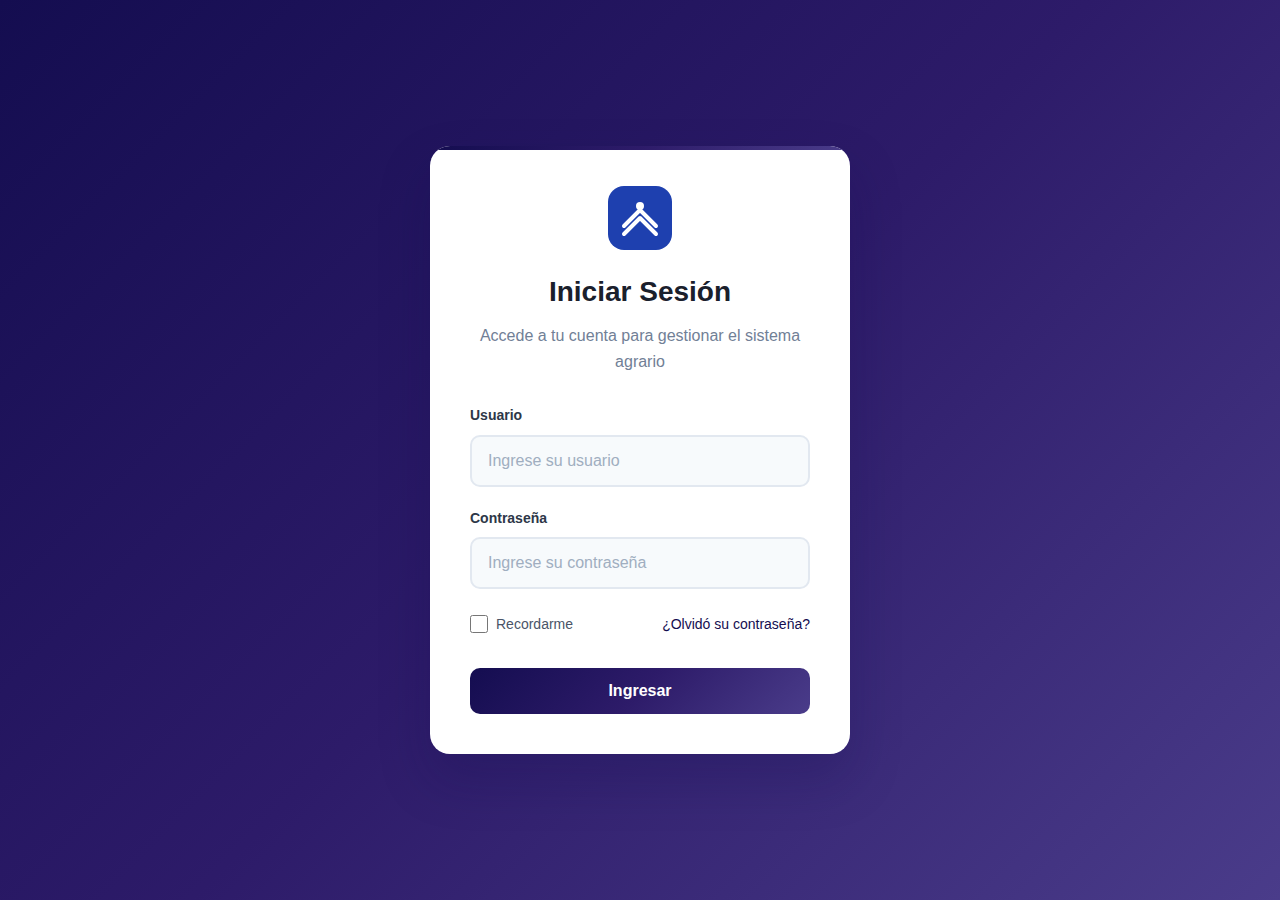
<file: index.html>
<!DOCTYPE html>
<html lang="es" class="light">
<head>
    <meta charset="utf-8">
    <link href="assets/images/logo.svg" rel="shortcut icon">
    <meta name="viewport" content="width=device-width, initial-scale=1">
    <meta name="description" content="Sistema Agraria - Sistema de gestión para entornos formativos agrarios">
    <meta name="author" content="Sistema Agraria">
    <title>Login - Sistema Agraria</title>
    <link rel="stylesheet" href="assets/css/main.css">
    <link rel="stylesheet" href="assets/css/components.css">
    <link rel="stylesheet" href="assets/css/login.css">
</head>
<body class="login">
    <div class="login-container">
        <div class="login-header">
            <img alt="Sistema Agraria" class="login-logo" src="assets/images/logo.svg">
            <h1 class="login-title">Iniciar Sesión</h1>
            <p class="login-subtitle">Accede a tu cuenta para gestionar el sistema agrario</p>
        </div>
        
        <form id="loginForm">
            <div class="form-group">
                <label for="username" class="form-label">Usuario</label>
                <input type="text" id="username" name="username" class="form-control" placeholder="Ingrese su usuario" required>
                <div class="error-message" id="usernameError"></div>
            </div>
            
            <div class="form-group">
                <label for="password" class="form-label">Contraseña</label>
                <input type="password" id="password" name="password" class="form-control" placeholder="Ingrese su contraseña" required>
                <div class="error-message" id="passwordError"></div>
            </div>
            
            <div class="remember-section">
                <div class="remember-checkbox">
                    <input id="remember-me" type="checkbox">
                    <label for="remember-me">Recordarme</label>
                </div>
                <a href="#" id="forgotPasswordLink" class="forgot-link">¿Olvidó su contraseña?</a>
            </div>
            
            <button type="submit" class="login-button">
                Ingresar
            </button>
            
            <div class="alert alert-danger hidden" id="loginAlert"></div>
        </form>
    </div>

    <!-- BEGIN: JS Assets-->
    <script src="assets/js/components.js"></script>
    <script src="assets/js/auth.js"></script>
    <script src="assets/js/main.js"></script>
    <!-- END: JS Assets-->
</body>
</html>
</file>
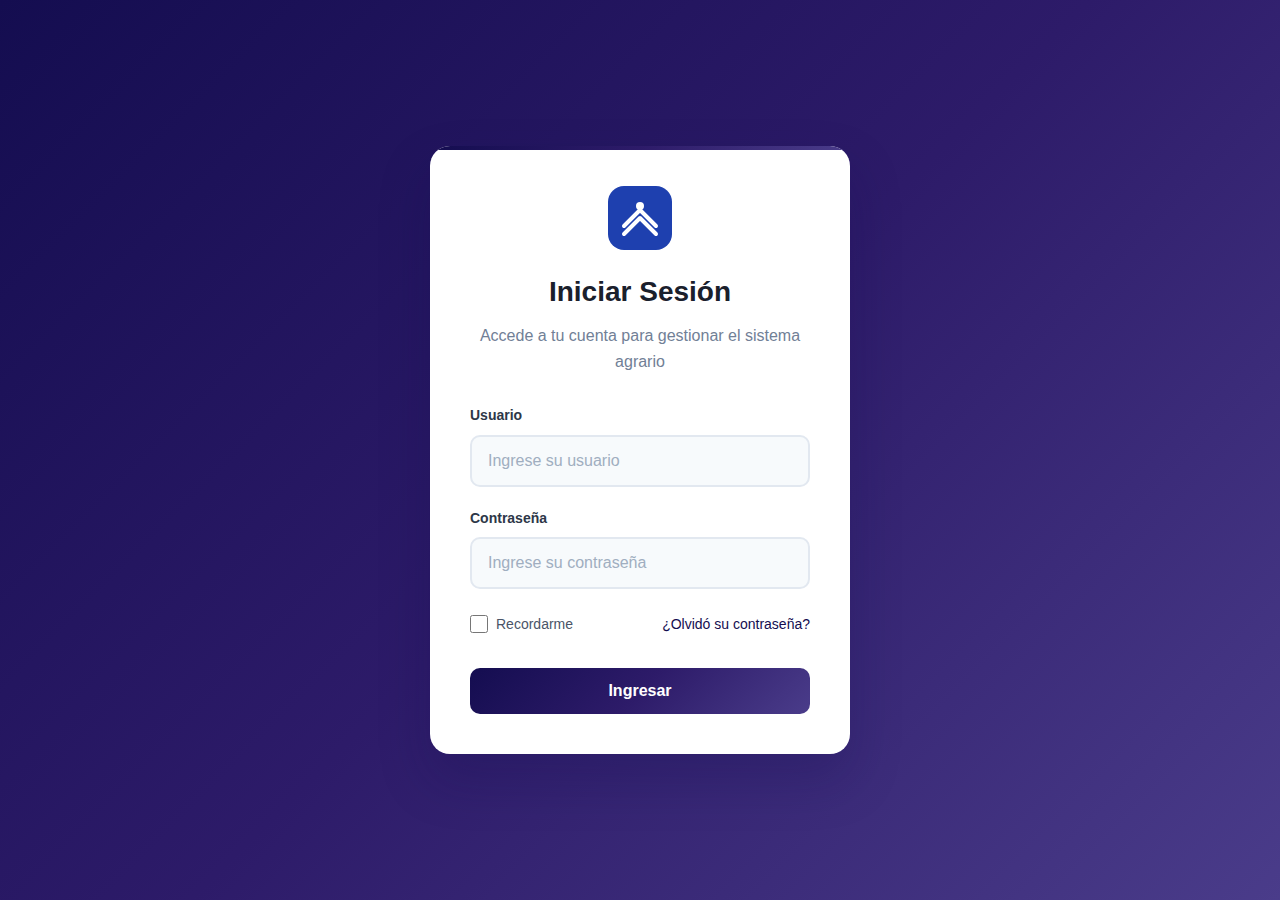
<file: actividades.html>
<!DOCTYPE html>
<html lang="es" class="light">
<head>
    <meta charset="utf-8">
    <link href="assets/images/logo.svg" rel="shortcut icon">
    <meta name="viewport" content="width=device-width, initial-scale=1">
    <meta name="description" content="Sistema Agraria - Registro de Actividades">
    <meta name="author" content="Sistema Agraria">
    <title>Registro de Actividades - Sistema Agraria</title>
    <link rel="stylesheet" href="assets/css/main.css">
    <link rel="stylesheet" href="assets/css/components.css">
</head>
<body>
    <!-- BEGIN: Sidebar -->
    <nav class="sidebar">
        <div class="sidebar-header">
            <a href="dashboard.html" class="flex items-center">
                <img alt="Sistema Agraria" class="w-8" src="assets/images/logo.svg">
                <span class="text-white text-lg ml-3">Sistema <span class="font-medium">Agraria</span></span>
            </a>
        </div>
        
        <ul class="sidebar-nav">
            <li class="nav-item">
                <a href="dashboard.html" class="nav-link">
                    <svg class="nav-icon" fill="none" stroke="currentColor" viewBox="0 0 24 24">
                        <path stroke-linecap="round" stroke-linejoin="round" stroke-width="2" d="M3 7v10a2 2 0 002 2h14a2 2 0 002-2V9a2 2 0 00-2-2H5a2 2 0 00-2-2z"></path>
                        <path stroke-linecap="round" stroke-linejoin="round" stroke-width="2" d="M8 5a2 2 0 012-2h4a2 2 0 012 2v6H8V5z"></path>
                    </svg>
                    Dashboard
                </a>
            </li>
            
            <li class="nav-item admin-only">
                <a href="usuarios.html" class="nav-link">
                    <svg class="nav-icon" fill="none" stroke="currentColor" viewBox="0 0 24 24">
                        <path stroke-linecap="round" stroke-linejoin="round" stroke-width="2" d="M12 4.354a4 4 0 110 5.292M15 21H3v-1a6 6 0 0112 0v1zm0 0h6v-1a6 6 0 00-9-5.197m13.5-9a2.5 2.5 0 11-5 0 2.5 2.5 0 015 0z"></path>
                    </svg>
                    Usuarios
                </a>
            </li>
            
            <li class="nav-item">
                <a href="entornos.html" class="nav-link">
                    <svg class="nav-icon" fill="none" stroke="currentColor" viewBox="0 0 24 24">
                        <path stroke-linecap="round" stroke-linejoin="round" stroke-width="2" d="M19 21V5a2 2 0 00-2-2H7a2 2 0 00-2 2v16m14 0h2m-2 0h-5m-9 0H3m2 0h5M9 7h1m-1 4h1m4-4h1m-1 4h1m-5 10v-5a1 1 0 011-1h2a1 1 0 011 1v5m-4 0h4"></path>
                    </svg>
                    Entornos Formativos
                </a>
            </li>
            
            <li class="nav-item">
                <a href="actividades.html" class="nav-link active">
                    <svg class="nav-icon" fill="none" stroke="currentColor" viewBox="0 0 24 24">
                        <path stroke-linecap="round" stroke-linejoin="round" stroke-width="2" d="M9 5H7a2 2 0 00-2 2v10a2 2 0 002 2h8a2 2 0 002-2V7a2 2 0 00-2-2h-2M9 5a2 2 0 002 2h2a2 2 0 002-2M9 5a2 2 0 012-2h2a2 2 0 012 2"></path>
                    </svg>
                    Registro de Actividades
                </a>
            </li>
            
            <li class="nav-item">
                <a href="consulta-actividades.html" class="nav-link">
                    <svg class="nav-icon" fill="none" stroke="currentColor" viewBox="0 0 24 24">
                        <path stroke-linecap="round" stroke-linejoin="round" stroke-width="2" d="M21 21l-6-6m2-5a7 7 0 11-14 0 7 7 0 0114 0z"></path>
                    </svg>
                    Consulta de Actividades
                </a>
            </li>
            
            <li class="nav-item">
                <a href="ventas.html" class="nav-link">
                    <svg class="nav-icon" fill="none" stroke="currentColor" viewBox="0 0 24 24">
                        <path stroke-linecap="round" stroke-linejoin="round" stroke-width="2" d="M12 8c-1.657 0-3 .895-3 2s1.343 2 3 2 3 .895 3 2-1.343 2-3 2m0-8c1.11 0 2.08.402 2.599 1M12 8V7m0 1v8m0 0v1m0-1c-1.11 0-2.08-.402-2.599-1"></path>
                    </svg>
                    Registro de Ventas
                </a>
            </li>
            
            <li class="nav-item">
                <a href="consulta-ventas.html" class="nav-link">
                    <svg class="nav-icon" fill="none" stroke="currentColor" viewBox="0 0 24 24">
                        <path stroke-linecap="round" stroke-linejoin="round" stroke-width="2" d="M9 19v-6a2 2 0 00-2-2H5a2 2 0 00-2 2v6a2 2 0 002 2h2a2 2 0 002-2zm0 0V9a2 2 0 012-2h2a2 2 0 012 2v10m-6 0a2 2 0 002 2h2a2 2 0 002-2m0 0V5a2 2 0 012-2h2a2 2 0 012 2v14a2 2 0 01-2 2h-2a2 2 0 01-2-2z"></path>
                    </svg>
                    Consulta de Ventas
                </a>
            </li>
            
            <li class="nav-item">
                <a href="inventario.html" class="nav-link">
                    <svg class="nav-icon" fill="none" stroke="currentColor" viewBox="0 0 24 24">
                        <path stroke-linecap="round" stroke-linejoin="round" stroke-width="2" d="M20 7l-8-4-8 4m16 0l-8 4m8-4v10l-8 4m0-10L4 7m8 4v10M4 7v10l8 4"></path>
                    </svg>
                    Inventario
                </a>
            </li>
        </ul>
    </nav>
    <!-- END: Sidebar -->
    
    <!-- BEGIN: Main Content -->
    <main class="main-content">
        <!-- BEGIN: Header -->
        <header class="content-header">
            <div class="flex items-center justify-between">
                <div class="flex items-center">
                    <button id="mobileMenuToggle" class="btn btn-secondary mr-4 lg:hidden">
                        <svg class="w-5 h-5" fill="none" stroke="currentColor" viewBox="0 0 24 24">
                            <path stroke-linecap="round" stroke-linejoin="round" stroke-width="2" d="M4 6h16M4 12h16M4 18h16"></path>
                        </svg>
                    </button>
                    
                    <div>
                        <h1 class="text-2xl font-bold text-primary">Registro de Actividades</h1>
                        <nav class="breadcrumb">
                            <ol class="breadcrumb">
                                <li class="breadcrumb-item"><a href="dashboard.html">Dashboard</a></li>
                                <li class="breadcrumb-item active">Registro de Actividades</li>
                            </ol>
                        </nav>
                    </div>
                </div>
                
                <div class="flex items-center gap-4">
                    <div class="dropdown">
                        <button class="dropdown-toggle flex items-center gap-2">
                            <div class="w-8 h-8 bg-primary rounded-full flex items-center justify-center">
                                <span class="text-white text-sm font-medium" id="userInitials">U</span>
                            </div>
                            <div class="text-left">
                                <p class="text-sm font-medium" id="currentUserName">Usuario</p>
                                <p class="text-xs text-secondary" id="currentUserRole">Rol</p>
                            </div>
                            <svg class="w-4 h-4" fill="none" stroke="currentColor" viewBox="0 0 24 24">
                                <path stroke-linecap="round" stroke-linejoin="round" stroke-width="2" d="M19 9l-7 7-7-7"></path>
                            </svg>
                        </button>
                        
                        <div class="dropdown-menu">
                           
                            <div class="dropdown-divider"></div>
                            <a href="#" class="dropdown-item" id="logoutBtn">
                                <svg class="w-6 h-6" fill="none" stroke="currentColor" viewBox="0 0 24 24">
                                    <path stroke-linecap="round" stroke-linejoin="round" stroke-width="2" d="M17 16l4-4m0 0l-4-4m4 4H7m6 4v1a3 3 0 01-3 3H6a3 3 0 01-3-3V7a3 3 0 013-3h4a3 3 0 013 3v1"></path>
                                </svg>
                                Cerrar Sesión
                            </a>
                        </div>
                    </div>
                </div>
            </div>
        </header>
        <!-- END: Header -->
        
        <!-- BEGIN: Content Body -->
        <div class="content-body">
            <!-- Activity Registration Form -->
            <div class="card mb-6">
                <div class="card-header">
                    <h3 class="card-title">Registrar Nueva Actividad</h3>
                </div>
                <div class="card-body">
                    <form id="activityForm" data-validate>
                        <div class="grid grid-cols-1 md:grid-cols-2 lg:grid-cols-3 gap-4">
                            <div class="form-group">
                                <label for="environmentId" class="form-label">Entorno Formativo *</label>
                                <select id="environmentId" name="environmentId" class="form-control form-select" required>
                                    <option value="">Seleccione un entorno</option>
                                </select>
                                <div class="error-message" id="environmentIdError"></div>
                            </div>
                            
                            <div class="form-group">
                                <label for="environmentType" class="form-label">Tipo de Entorno *</label>
                                <select id="environmentType" name="environmentType" class="form-control form-select" required disabled>
                                    <option value="">Seleccione primero un entorno</option>
                                </select>
                                <div class="error-message" id="environmentTypeError"></div>
                            </div>
                            
                            <div class="form-group">
                                <label for="responsibleTeacher" class="form-label">Profesor Responsable *</label>
                                <input type="text" id="responsibleTeacher" name="responsibleTeacher" class="form-control" required readonly>
                                <div class="error-message" id="responsibleTeacherError"></div>
                            </div>
                            
                            <div class="form-group">
                                <label for="year" class="form-label">Año *</label>
                                <select id="year" name="year" class="form-control form-select" required disabled>
                                    <option value="">Seleccione primero un entorno</option>
                                </select>
                                <div class="error-message" id="yearError"></div>
                            </div>
                            
                            <div class="form-group">
                                <label for="division" class="form-label">División *</label>
                                <select id="division" name="division" class="form-control form-select" required disabled>
                                    <option value="">Seleccione primero un entorno</option>
                                </select>
                                <div class="error-message" id="divisionError"></div>
                            </div>
                            
                            <div class="form-group">
                                <label for="group" class="form-label">Grupo *</label>
                                <input type="text" id="group" name="group" class="form-control" required readonly>
                                <div class="error-message" id="groupError"></div>
                            </div>
                            
                            <div class="form-group">
                                <label for="activityDate" class="form-label">Fecha de Actividad *</label>
                                <input type="date" id="activityDate" name="activityDate" class="form-control" required>
                                <div class="error-message" id="activityDateError"></div>
                            </div>
                            
                            <div class="form-group">
                                <label for="activityTime" class="form-label">Hora de Actividad *</label>
                                <input type="time" id="activityTime" name="activityTime" class="form-control" required>
                                <div class="error-message" id="activityTimeError"></div>
                            </div>
                            
                            <div class="form-group">
                                <label for="duration" class="form-label">Duración (minutos) *</label>
                                <input type="number" id="duration" name="duration" class="form-control" min="15" max="480" required>
                                <div class="error-message" id="durationError"></div>
                            </div>
                        </div>
                        
                        <div class="form-group mt-4">
                            <label for="activityTitle" class="form-label">Título de la Actividad *</label>
                            <input type="text" id="activityTitle" name="activityTitle" class="form-control" required>
                            <div class="error-message" id="activityTitleError"></div>
                        </div>
                        
                        <div class="form-group">
                            <label for="activityDescription" class="form-label">Descripción de la Actividad *</label>
                            <textarea id="activityDescription" name="activityDescription" class="form-control" rows="4" required placeholder="Describa detalladamente la actividad realizada"></textarea>
                            <div class="error-message" id="activityDescriptionError"></div>
                        </div>
                        
                        <div class="form-group">
                            <label for="observations" class="form-label">Observaciones</label>
                            <textarea id="observations" name="observations" class="form-control" rows="3" placeholder="Observaciones adicionales (opcional)"></textarea>
                            <div class="error-message" id="observationsError"></div>
                        </div>
                        
                        <div class="flex gap-4 mt-6">
                            <button type="submit" class="btn btn-primary">
                                <svg class="btn-icon" fill="none" stroke="currentColor" viewBox="0 0 24 24">
                                    <path stroke-linecap="round" stroke-linejoin="round" stroke-width="2" d="M12 6v6m0 0v6m0-6h6m-6 0H6"></path>
                                </svg>
                                Registrar Actividad
                            </button>
                            <button type="button" class="btn btn-secondary" id="clearFormBtn">
                                <svg class="btn-icon" fill="none" stroke="currentColor" viewBox="0 0 24 24">
                                    <path stroke-linecap="round" stroke-linejoin="round" stroke-width="2" d="M4 4v5h.582m15.356 2A8.001 8.001 0 004.582 9m0 0H9m11 11v-5h-.581m0 0a8.003 8.003 0 01-15.357-2m15.357 2H15"></path>
                                </svg>
                                Limpiar Formulario
                            </button>
                        </div>
                    </form>
                </div>
            </div>
            
            <!-- Activities History -->
            <div class="card">
                <div class="card-header">
                    <h3 class="card-title">Historial de Actividades</h3>
                </div>
                <div class="card-body">
                    <div id="activitiesTableContainer">
                        <!-- Activities table will be loaded here -->
                    </div>
                </div>
            </div>
        </div>
        <!-- END: Content Body -->
    </main>
    <!-- END: Main Content -->

    <!-- BEGIN: Edit Activity Modal -->
    <div class="modal" id="editActivityModal">
        <div class="modal-dialog modal-dialog-lg">
            <div class="modal-content">
                <div class="modal-header">
                    <h5 class="modal-title">Editar Actividad</h5>
                    <button type="button" class="modal-close">&times;</button>
                </div>
                <div class="modal-body">
                    <form id="editActivityForm" data-validate>
                        <div class="grid grid-cols-1 md:grid-cols-2 gap-4">
                            <div class="form-group">
                                <label for="editActivityDate" class="form-label">Fecha de Actividad *</label>
                                <input type="date" id="editActivityDate" name="activityDate" class="form-control" required>
                                <div class="error-message" id="editActivityDateError"></div>
                            </div>
                            
                            <div class="form-group">
                                <label for="editActivityTime" class="form-label">Hora de Actividad *</label>
                                <input type="time" id="editActivityTime" name="activityTime" class="form-control" required>
                                <div class="error-message" id="editActivityTimeError"></div>
                            </div>
                            
                            <div class="form-group">
                                <label for="editDuration" class="form-label">Duración (minutos) *</label>
                                <input type="number" id="editDuration" name="duration" class="form-control" min="15" max="480" required>
                                <div class="error-message" id="editDurationError"></div>
                            </div>
                        </div>
                        
                        <div class="form-group">
                            <label for="editActivityTitle" class="form-label">Título de la Actividad *</label>
                            <input type="text" id="editActivityTitle" name="activityTitle" class="form-control" required>
                            <div class="error-message" id="editActivityTitleError"></div>
                        </div>
                        
                        <div class="form-group">
                            <label for="editActivityDescription" class="form-label">Descripción de la Actividad *</label>
                            <textarea id="editActivityDescription" name="activityDescription" class="form-control" rows="4" required></textarea>
                            <div class="error-message" id="editActivityDescriptionError"></div>
                        </div>
                        
                        <div class="form-group">
                            <label for="editObservations" class="form-label">Observaciones</label>
                            <textarea id="editObservations" name="observations" class="form-control" rows="3"></textarea>
                            <div class="error-message" id="editObservationsError"></div>
                        </div>
                        
                        <input type="hidden" id="editActivityId" name="activityId">
                    </form>
                </div>
                <div class="modal-footer">
                    <button type="button" class="btn btn-secondary modal-close">Cancelar</button>
                    <button type="submit" form="editActivityForm" class="btn btn-primary">Actualizar</button>
                </div>
            </div>
        </div>
    </div>
    <!-- END: Edit Activity Modal -->

    <!-- BEGIN: JS Assets-->
    <script src="assets/js/components.js"></script>
    <script src="assets/js/auth.js"></script>
    <script src="assets/js/main.js"></script>
    <script src="assets/js/environments.js"></script>
    <script src="assets/js/activities.js"></script>
    <!-- END: JS Assets-->
</body>
</html>
</file>
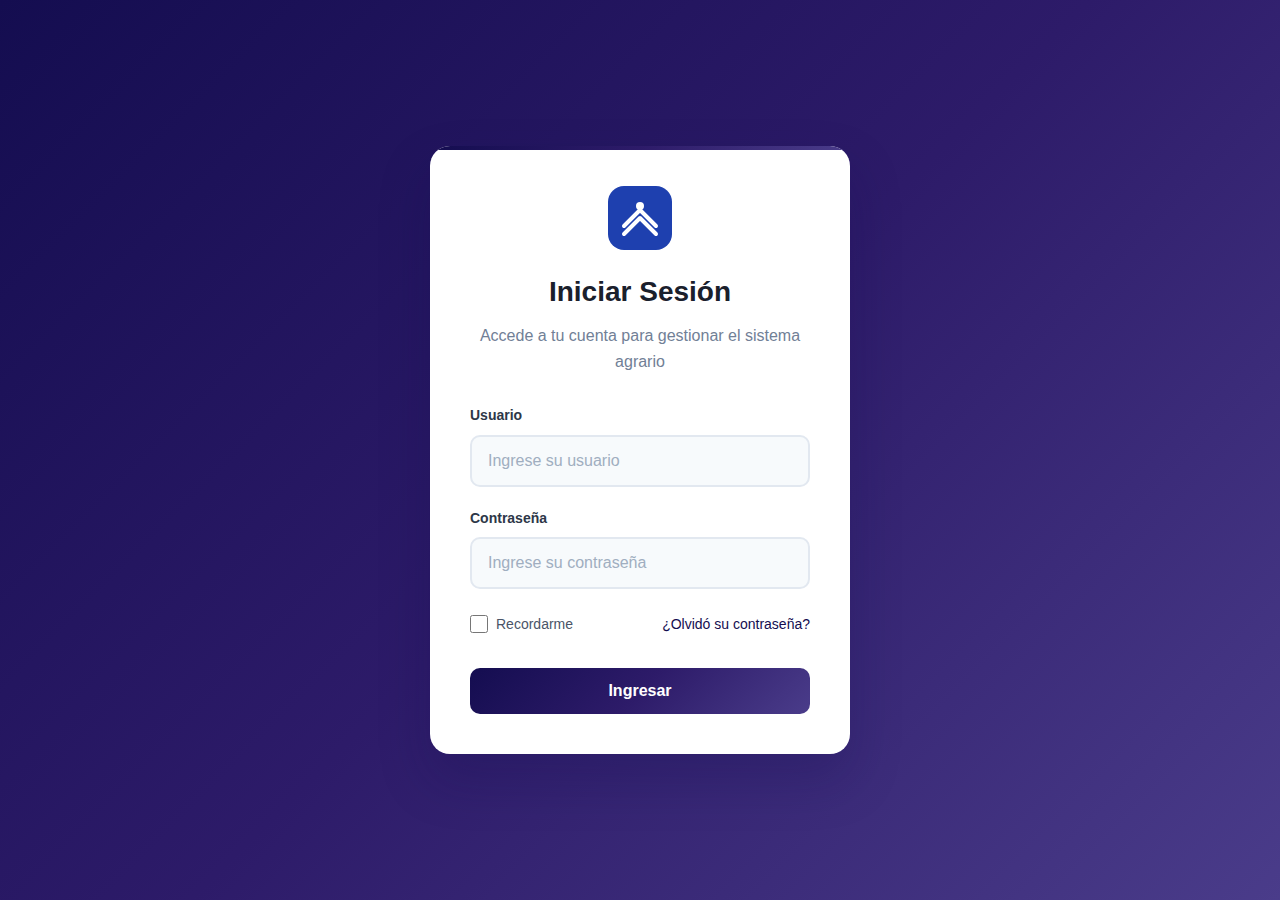
<file: consulta-actividades.html>
<!DOCTYPE html>
<html lang="es" class="light">
<head>
    <meta charset="utf-8">
    <link href="assets/images/logo.svg" rel="shortcut icon">
    <meta name="viewport" content="width=device-width, initial-scale=1">
    <meta name="description" content="Sistema Agraria - Consulta de Actividades">
    <meta name="author" content="Sistema Agraria">
    <title>Consulta de Actividades - Sistema Agraria</title>
    <link rel="stylesheet" href="assets/css/main.css">
    <link rel="stylesheet" href="assets/css/components.css">
</head>
<body>
    <!-- BEGIN: Sidebar -->
    <nav class="sidebar">
        <div class="sidebar-header">
            <a href="dashboard.html" class="flex items-center">
                <img alt="Sistema Agraria" class="w-8" src="assets/images/logo.svg">
                <span class="text-white text-lg ml-3">Sistema <span class="font-medium">Agraria</span></span>
            </a>
        </div>
        
        <ul class="sidebar-nav">
            <li class="nav-item">
                <a href="dashboard.html" class="nav-link">
                    <svg class="nav-icon" fill="none" stroke="currentColor" viewBox="0 0 24 24">
                        <path stroke-linecap="round" stroke-linejoin="round" stroke-width="2" d="M3 7v10a2 2 0 002 2h14a2 2 0 002-2V9a2 2 0 00-2-2H5a2 2 0 00-2-2z"></path>
                        <path stroke-linecap="round" stroke-linejoin="round" stroke-width="2" d="M8 5a2 2 0 012-2h4a2 2 0 012 2v6H8V5z"></path>
                    </svg>
                    Dashboard
                </a>
            </li>
            
            <li class="nav-item" id="usersNavItem">
                <a href="usuarios.html" class="nav-link">
                    <svg class="nav-icon" fill="none" stroke="currentColor" viewBox="0 0 24 24">
                        <path stroke-linecap="round" stroke-linejoin="round" stroke-width="2" d="M12 4.354a4 4 0 110 5.292M15 21H3v-1a6 6 0 0112 0v1zm0 0h6v-1a6 6 0 00-9-5.197m13.5-9a2.5 2.5 0 11-5 0 2.5 2.5 0 015 0z"></path>
                    </svg>
                    Usuarios
                </a>
            </li>
            
            <li class="nav-item">
                <a href="entornos.html" class="nav-link">
                    <svg class="nav-icon" fill="none" stroke="currentColor" viewBox="0 0 24 24">
                        <path stroke-linecap="round" stroke-linejoin="round" stroke-width="2" d="M19 21V5a2 2 0 00-2-2H7a2 2 0 00-2 2v16m14 0h2m-2 0h-5m-9 0H3m2 0h5M9 7h1m-1 4h1m4-4h1m-1 4h1m-5 10v-5a1 1 0 011-1h2a1 1 0 011 1v5m-4 0h4"></path>
                    </svg>
                    Entornos Formativos
                </a>
            </li>
            
            <li class="nav-item">
                <a href="actividades.html" class="nav-link">
                    <svg class="nav-icon" fill="none" stroke="currentColor" viewBox="0 0 24 24">
                        <path stroke-linecap="round" stroke-linejoin="round" stroke-width="2" d="M9 5H7a2 2 0 00-2 2v10a2 2 0 002 2h8a2 2 0 002-2V7a2 2 0 00-2-2h-2M9 5a2 2 0 002 2h2a2 2 0 002-2M9 5a2 2 0 012-2h2a2 2 0 012 2"></path>
                    </svg>
                    Registro de Actividades
                </a>
            </li>
            
            <li class="nav-item">
                <a href="consulta-actividades.html" class="nav-link active">
                    <svg class="nav-icon" fill="none" stroke="currentColor" viewBox="0 0 24 24">
                        <path stroke-linecap="round" stroke-linejoin="round" stroke-width="2" d="M21 21l-6-6m2-5a7 7 0 11-14 0 7 7 0 0114 0z"></path>
                    </svg>
                    Consulta de Actividades
                </a>
            </li>
            
            <li class="nav-item">
                <a href="ventas.html" class="nav-link">
                    <svg class="nav-icon" fill="none" stroke="currentColor" viewBox="0 0 24 24">
                        <path stroke-linecap="round" stroke-linejoin="round" stroke-width="2" d="M12 8c-1.657 0-3 .895-3 2s1.343 2 3 2 3 .895 3 2-1.343 2-3 2m0-8c1.11 0 2.08.402 2.599 1M12 8V7m0 1v8m0 0v1m0-1c-1.11 0-2.08-.402-2.599-1"></path>
                    </svg>
                    Registro de Ventas
                </a>
            </li>
            
            <li class="nav-item">
                <a href="consulta-ventas.html" class="nav-link">
                    <svg class="nav-icon" fill="none" stroke="currentColor" viewBox="0 0 24 24">
                        <path stroke-linecap="round" stroke-linejoin="round" stroke-width="2" d="M9 19v-6a2 2 0 00-2-2H5a2 2 0 00-2 2v6a2 2 0 002 2h2a2 2 0 002-2zm0 0V9a2 2 0 012-2h2a2 2 0 012 2v10m-6 0a2 2 0 002 2h2a2 2 0 002-2m0 0V5a2 2 0 012-2h2a2 2 0 012 2v14a2 2 0 01-2 2h-2a2 2 0 01-2-2z"></path>
                    </svg>
                    Consulta de Ventas
                </a>
            </li>
            
            <li class="nav-item">
                <a href="inventario.html" class="nav-link">
                    <svg class="nav-icon" fill="none" stroke="currentColor" viewBox="0 0 24 24">
                        <path stroke-linecap="round" stroke-linejoin="round" stroke-width="2" d="M20 7l-8-4-8 4m16 0l-8 4m8-4v10l-8 4m0-10L4 7m8 4v10M4 7v10l8 4"></path>
                    </svg>
                    Inventario
                </a>
            </li>
        </ul>
    </nav>
    <!-- END: Sidebar -->

    <!-- BEGIN: Main Content -->
    <main class="main-content">
        <!-- BEGIN: Header -->
        <header class="content-header">
            <div class="flex items-center justify-between">
                <div class="flex items-center">
                    <button id="mobileMenuToggle" class="btn btn-secondary mr-4 lg:hidden">
                        <svg class="w-5 h-5" fill="none" stroke="currentColor" viewBox="0 0 24 24">
                            <path stroke-linecap="round" stroke-linejoin="round" stroke-width="2" d="M4 6h16M4 12h16M4 18h16"></path>
                        </svg>
                    </button>
                    
                    <div>
                        <h1 class="text-2xl font-bold text-primary">Consulta de Actividades</h1>
                        <nav class="breadcrumb">
                            <ol class="breadcrumb">
                                <li class="breadcrumb-item"><a href="dashboard.html">Dashboard</a></li>
                                <li class="breadcrumb-item active">Consulta de Actividades</li>
                            </ol>
                        </nav>
                    </div>
                </div>
                
                <div class="flex items-center gap-4">
                    <div class="dropdown">
                        <button class="dropdown-toggle flex items-center gap-2">
                            <div class="w-8 h-8 bg-primary rounded-full flex items-center justify-center">
                                <span class="text-white text-sm font-medium" id="userInitials">U</span>
                            </div>
                            <div class="text-left">
                                <p class="text-sm font-medium" id="currentUserName">Usuario</p>
                                <p class="text-xs text-secondary" id="currentUserRole">Rol</p>
                            </div>
                            <svg class="w-4 h-4" fill="none" stroke="currentColor" viewBox="0 0 24 24">
                                <path stroke-linecap="round" stroke-linejoin="round" stroke-width="2" d="M19 9l-7 7-7-7"></path>
                            </svg>
                        </button>
                        
                        <div class="dropdown-menu">
                           
                            <div class="dropdown-divider"></div>
                            <a href="#" class="dropdown-item" id="logoutBtn">
                                <svg class="w-6 h-6" fill="none" stroke="currentColor" viewBox="0 0 24 24">
                                    <path stroke-linecap="round" stroke-linejoin="round" stroke-width="2" d="M17 16l4-4m0 0l-4-4m4 4H7m6 4v1a3 3 0 01-3 3H6a3 3 0 01-3-3V7a3 3 0 013-3h4a3 3 0 013 3v1"></path>
                                </svg>
                                Cerrar Sesión
                            </a>
                        </div>
                    </div>
                </div>
            </div>
        </header>
        <!-- END: Header -->
        
        <!-- BEGIN: Content Body -->
        <div class="content-body">
            <!-- Filters Section -->
            <div class="card mb-6">
                <div class="card-header">
                    <h3 class="card-title">Filtros de Búsqueda</h3>
                </div>
                <div class="card-body">
                    <form id="filterForm" class="form">
                        <div class="form-grid">
                            <div class="form-group">
                                <label for="filterEnvironment" class="form-label">Entorno</label>
                                <select id="filterEnvironment" name="filterEnvironment" class="form-control">
                                    <option value="">Todos los entornos</option>
                                </select>
                            </div>
                            
                            <div class="form-group">
                                <label for="filterType" class="form-label">Tipo</label>
                                <select id="filterType" name="filterType" class="form-control">
                                    <option value="">Todos los tipos</option>
                                    <option value="animal">Animal</option>
                                    <option value="vegetal">Vegetal</option>
                                    <option value="otro">Otro</option>
                                </select>
                            </div>
                            
                            <div class="form-group">
                                <label for="filterTeacher" class="form-label">Profesor</label>
                                <select id="filterTeacher" name="filterTeacher" class="form-control">
                                    <option value="">Todos los profesores</option>
                                </select>
                            </div>
                            
                            <div class="form-group">
                                <label for="filterYear" class="form-label">Año</label>
                                <select id="filterYear" name="filterYear" class="form-control">
                                    <option value="">Todos los años</option>
                                    <option value="1">1° Año</option>
                                    <option value="2">2° Año</option>
                                    <option value="3">3° Año</option>
                                    <option value="4">4° Año</option>
                                    <option value="5">5° Año</option>
                                    <option value="6">6° Año</option>
                                </select>
                            </div>
                            
                            <div class="form-group">
                                <label for="filterDivision" class="form-label">División</label>
                                <select id="filterDivision" name="filterDivision" class="form-control">
                                    <option value="">Todas las divisiones</option>
                                    <option value="A">A</option>
                                    <option value="B">B</option>
                                    <option value="C">C</option>
                                </select>
                            </div>
                            
                            <div class="form-group">
                                <label for="filterGroup" class="form-label">Grupo</label>
                                <input type="text" id="filterGroup" name="filterGroup" class="form-control" placeholder="Ej: Grupo 1">
                            </div>
                            
                            <div class="form-group">
                                <label for="filterDateFrom" class="form-label">Fecha Desde</label>
                                <input type="date" id="filterDateFrom" name="filterDateFrom" class="form-control">
                            </div>
                            
                            <div class="form-group">
                                <label for="filterDateTo" class="form-label">Fecha Hasta</label>
                                <input type="date" id="filterDateTo" name="filterDateTo" class="form-control">
                            </div>
                            
                            <div class="form-group">
                                <label for="filterTitle" class="form-label">Título de Actividad</label>
                                <input type="text" id="filterTitle" name="filterTitle" class="form-control" placeholder="Buscar en título...">
                            </div>
                            
                            <div class="form-group">
                                <label for="filterDescription" class="form-label">Descripción</label>
                                <input type="text" id="filterDescription" name="filterDescription" class="form-control" placeholder="Buscar en descripción...">
                            </div>
                        </div>
                        
                        <div class="form-actions mt-4">
                            <button type="submit" class="btn btn-primary">
                                <svg class="w-4 h-4 mr-2" fill="none" stroke="currentColor" viewBox="0 0 24 24">
                                    <path stroke-linecap="round" stroke-linejoin="round" stroke-width="2" d="M21 21l-6-6m2-5a7 7 0 11-14 0 7 7 0 0114 0z"></path>
                                </svg>
                                Buscar
                            </button>
                            <button type="button" id="clearBtn" class="btn btn-secondary">
                                <svg class="btn-icon" fill="none" stroke="currentColor" viewBox="0 0 24 24">
                                    <path stroke-linecap="round" stroke-linejoin="round" stroke-width="2" d="M4 4v5h.582m15.356 2A8.001 8.001 0 004.582 9m0 0H9m11 11v-5h-.581m0 0a8.003 8.003 0 01-15.357-2m15.357 2H15"></path>
                                </svg>
                                Limpiar
                            </button>
                            <button type="button" id="exportBtn" class="btn btn-success">
                                <svg class="w-4 h-4 mr-2" fill="none" stroke="currentColor" viewBox="0 0 24 24">
                                    <path stroke-linecap="round" stroke-linejoin="round" stroke-width="2" d="M12 10v6m0 0l-3-3m3 3l3-3m2 8H7a2 2 0 01-2-2V5a2 2 0 012-2h5.586a1 1 0 01.707.293l5.414 5.414a1 1 0 01.293.707V19a2 2 0 01-2 2z"></path>
                                </svg>
                                Exportar
                            </button>
                        </div>
                    </form>
                </div>
            </div>

            <!-- Results Section -->
            <div class="card">
                <div class="card-header">
                    <h3 class="card-title">Resultados de la Búsqueda</h3>
                    <div class="card-actions">
                        <span id="resultsCount" class="text-sm text-secondary">0 actividades encontradas</span>
                    </div>
                </div>
                <div class="card-body">
                    <div id="resultsTableContainer">
                        <p class="text-center text-secondary">Utilice los filtros para buscar actividades</p>
                    </div>
                </div>
            </div>
        </div>
        <!-- END: Content Body -->
    </main>
    <!-- END: Main Content -->

    <!-- Activity Detail Modal -->
    <div id="activityDetailModal" class="modal">
        <div class="modal-dialog modal-lg">
            <div class="modal-content">
                <div class="modal-header">
                    <h4 class="modal-title">Detalle de Actividad</h4>
                    <button type="button" class="modal-close">
                        <svg fill="none" stroke="currentColor" viewBox="0 0 24 24">
                            <path stroke-linecap="round" stroke-linejoin="round" stroke-width="2" d="M6 18L18 6M6 6l12 12"></path>
                        </svg>
                    </button>
                </div>
                <div class="modal-body">
                    <div id="activityDetailContent">
                        <!-- Activity details will be populated here -->
                    </div>
                </div>
                <div class="modal-footer">
                    <button type="button" class="btn btn-secondary modal-close">Cerrar</button>
                </div>
            </div>
        </div>
    </div>

    <!-- Scripts -->
    <script src="assets/js/components.js"></script>
    <script src="assets/js/auth.js"></script>
    <script src="assets/js/main.js"></script>
    <script src="assets/js/activity-query.js"></script>
    <script>
        // Initialize page-specific functionality
        document.addEventListener('DOMContentLoaded', () => {
            const user = Auth.getCurrentUser();
            if (user) {
                // Update user initials
                const initials = (user.firstName.charAt(0) + user.lastName.charAt(0)).toUpperCase();
                document.getElementById('userInitials').textContent = initials;
                
                // Hide users menu for non-admin users
                if (user.role !== 'administrador') {
                    const usersNavItem = document.getElementById('usersNavItem');
                    if (usersNavItem) {
                        usersNavItem.style.display = 'none';
                    }
                }
            }
        });
    </script>
</body>
</html>
</file>
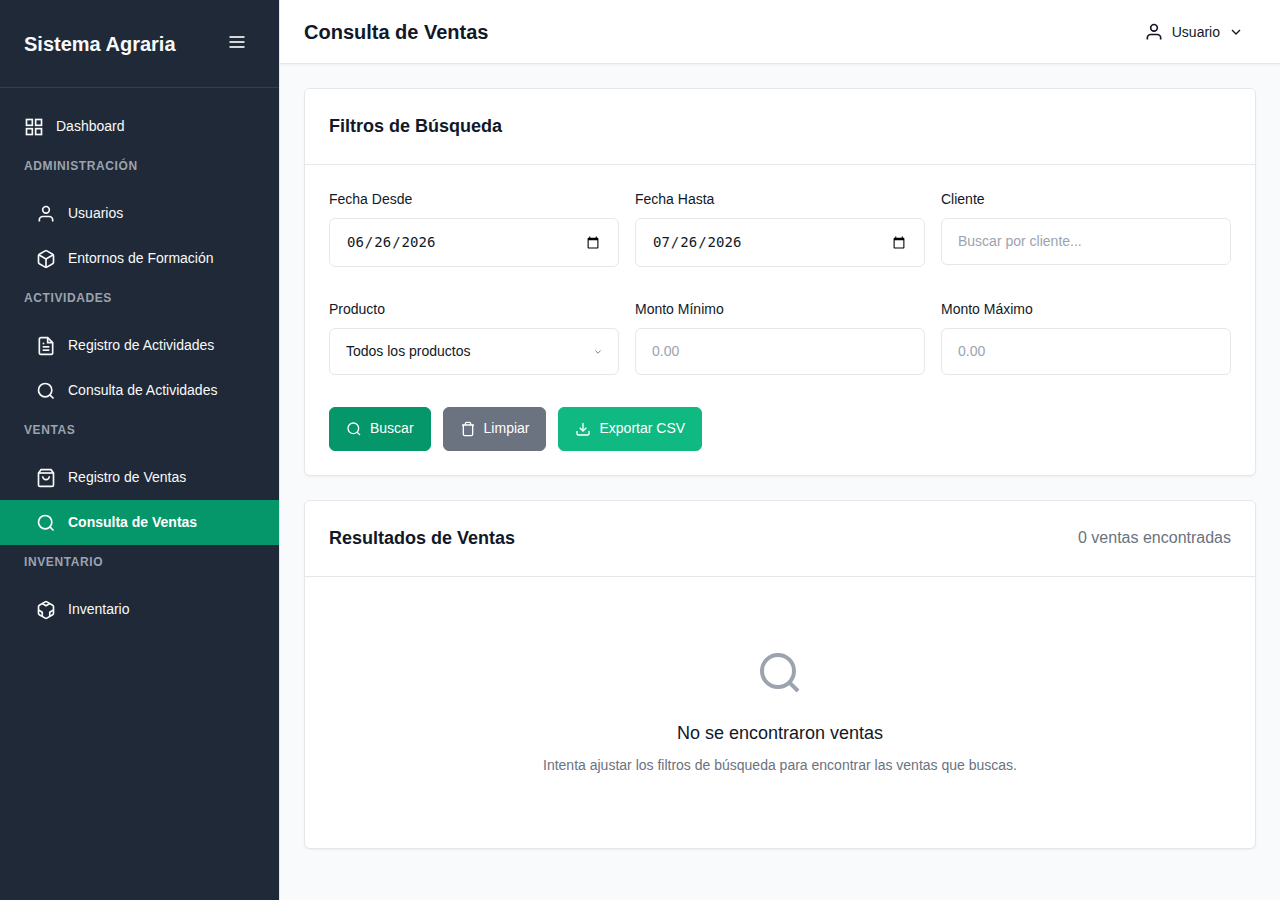
<file: consulta-ventas.html>
<!DOCTYPE html>
<html lang="es">
<head>
    <meta charset="UTF-8">
    <meta name="viewport" content="width=device-width, initial-scale=1.0">
    <title>Consulta de Ventas - Sistema Agraria</title>
    <link rel="stylesheet" href="assets/css/variables.css">
    <link rel="stylesheet" href="assets/css/layout.css">
    <link rel="stylesheet" href="assets/css/forms.css">
    <link rel="stylesheet" href="assets/css/tables.css">
    <link rel="stylesheet" href="assets/css/utilities.css">
</head>
<body>
    <div class="app-container">
        <!-- Sidebar -->
        <aside class="sidebar" id="sidebar">
            <div class="sidebar-header">
                <h2>Sistema Agraria</h2>
                <button class="sidebar-toggle" id="sidebarToggle">
                    <svg width="20" height="20" viewBox="0 0 24 24" fill="none" stroke="currentColor" stroke-width="2">
                        <line x1="3" y1="6" x2="21" y2="6"></line>
                        <line x1="3" y1="12" x2="21" y2="12"></line>
                        <line x1="3" y1="18" x2="21" y2="18"></line>
                    </svg>
                </button>
            </div>
            <nav class="sidebar-nav">
                <ul>
                    <li><a href="dashboard.html">
                        <svg width="20" height="20" viewBox="0 0 24 24" fill="none" stroke="currentColor" stroke-width="2">
                            <rect x="3" y="3" width="7" height="7"></rect>
                            <rect x="14" y="3" width="7" height="7"></rect>
                            <rect x="14" y="14" width="7" height="7"></rect>
                            <rect x="3" y="14" width="7" height="7"></rect>
                        </svg>
                        Dashboard
                    </a></li>
                    <li class="nav-section admin-only">
                        <span class="nav-section-title">Administración</span>
                        <ul>
                            <li><a href="usuarios.html">
                                <svg width="20" height="20" viewBox="0 0 24 24" fill="none" stroke="currentColor" stroke-width="2">
                                    <path d="M20 21v-2a4 4 0 0 0-4-4H8a4 4 0 0 0-4 4v2"></path>
                                    <circle cx="12" cy="7" r="4"></circle>
                                </svg>
                                Usuarios
                            </a></li>
                            <li><a href="entornos.html">
                                <svg width="20" height="20" viewBox="0 0 24 24" fill="none" stroke="currentColor" stroke-width="2">
                                    <path d="M21 16V8a2 2 0 0 0-1-1.73l-7-4a2 2 0 0 0-2 0l-7 4A2 2 0 0 0 3 8v8a2 2 0 0 0 1 1.73l7 4a2 2 0 0 0 2 0l7-4A2 2 0 0 0 21 16z"></path>
                                    <polyline points="3.27,6.96 12,12.01 20.73,6.96"></polyline>
                                    <line x1="12" y1="22.08" x2="12" y2="12"></line>
                                </svg>
                                Entornos de Formación
                            </a></li>
                        </ul>
                    </li>
                    <li class="nav-section">
                        <span class="nav-section-title">Actividades</span>
                        <ul>
                            <li><a href="actividades.html">
                                <svg width="20" height="20" viewBox="0 0 24 24" fill="none" stroke="currentColor" stroke-width="2">
                                    <path d="M14 2H6a2 2 0 0 0-2 2v16a2 2 0 0 0 2 2h12a2 2 0 0 0 2-2V8z"></path>
                                    <polyline points="14,2 14,8 20,8"></polyline>
                                    <line x1="16" y1="13" x2="8" y2="13"></line>
                                    <line x1="16" y1="17" x2="8" y2="17"></line>
                                    <polyline points="10,9 9,9 8,9"></polyline>
                                </svg>
                                Registro de Actividades
                            </a></li>
                            <li><a href="consulta-actividades.html">
                                <svg width="20" height="20" viewBox="0 0 24 24" fill="none" stroke="currentColor" stroke-width="2">
                                    <circle cx="11" cy="11" r="8"></circle>
                                    <path d="m21 21-4.35-4.35"></path>
                                </svg>
                                Consulta de Actividades
                            </a></li>
                        </ul>
                    </li>
                    <li class="nav-section">
                        <span class="nav-section-title">Ventas</span>
                        <ul>
                            <li><a href="ventas.html">
                                <svg width="20" height="20" viewBox="0 0 24 24" fill="none" stroke="currentColor" stroke-width="2">
                                    <path d="M6 2L3 6v14a2 2 0 0 0 2 2h14a2 2 0 0 0 2-2V6l-3-4z"></path>
                                    <line x1="3" y1="6" x2="21" y2="6"></line>
                                    <path d="M16 10a4 4 0 0 1-8 0"></path>
                                </svg>
                                Registro de Ventas
                            </a></li>
                            <li><a href="consulta-ventas.html" class="active">
                                <svg width="20" height="20" viewBox="0 0 24 24" fill="none" stroke="currentColor" stroke-width="2">
                                    <circle cx="11" cy="11" r="8"></circle>
                                    <path d="m21 21-4.35-4.35"></path>
                                </svg>
                                Consulta de Ventas
                            </a></li>
                        </ul>
                    </li>
                    <li class="nav-section">
                        <span class="nav-section-title">Inventario</span>
                        <ul>
                            <li><a href="inventario.html">
                                <svg width="20" height="20" viewBox="0 0 24 24" fill="none" stroke="currentColor" stroke-width="2">
                                    <path d="M21 8a2 2 0 0 0-1-1.73l-7-4a2 2 0 0 0-2 0l-7 4A2 2 0 0 0 3 8v8a2 2 0 0 0 1 1.73l7 4a2 2 0 0 0 2 0l7-4A2 2 0 0 0 21 16V8z"></path>
                                    <polyline points="7.5,4.21 12,6.81 16.5,4.21"></polyline>
                                    <polyline points="7.5,19.79 7.5,14.6 3,12"></polyline>
                                    <polyline points="21,12 16.5,14.6 16.5,19.79"></polyline>
                                </svg>
                                Inventario
                            </a></li>
                        </ul>
                    </li>
                </ul>
            </nav>
        </aside>

        <!-- Main Content -->
        <div class="main-content">
            <!-- Header -->
            <header class="header">
                <div class="header-left">
                    <button class="sidebar-toggle mobile-only" id="mobileSidebarToggle">
                        <svg width="20" height="20" viewBox="0 0 24 24" fill="none" stroke="currentColor" stroke-width="2">
                            <line x1="3" y1="6" x2="21" y2="6"></line>
                            <line x1="3" y1="12" x2="21" y2="12"></line>
                            <line x1="3" y1="18" x2="21" y2="18"></line>
                        </svg>
                    </button>
                    <h1>Consulta de Ventas</h1>
                </div>
                <div class="header-right">
                    <div class="user-menu">
                        <button class="user-menu-toggle" id="userMenuToggle">
                            <svg width="20" height="20" viewBox="0 0 24 24" fill="none" stroke="currentColor" stroke-width="2">
                                <path d="M20 21v-2a4 4 0 0 0-4-4H8a4 4 0 0 0-4 4v2"></path>
                                <circle cx="12" cy="7" r="4"></circle>
                            </svg>
                            <span id="currentUserName">Usuario</span>
                            <svg width="16" height="16" viewBox="0 0 24 24" fill="none" stroke="currentColor" stroke-width="2">
                                <polyline points="6,9 12,15 18,9"></polyline>
                            </svg>
                        </button>
                        <div class="user-menu-dropdown" id="userMenuDropdown">
                            <a href="#" id="logoutBtn">
                                <svg width="16" height="16" viewBox="0 0 24 24" fill="none" stroke="currentColor" stroke-width="2">
                                    <path d="M9 21H5a2 2 0 0 1-2-2V5a2 2 0 0 1 2-2h4"></path>
                                    <polyline points="16,17 21,12 16,7"></polyline>
                                    <line x1="21" y1="12" x2="9" y2="12"></line>
                                </svg>
                                Cerrar Sesión
                            </a>
                        </div>
                    </div>
                </div>
            </header>

            <!-- Page Content -->
            <main class="page-content">
                <!-- Filters Section -->
                <div class="card mb-6">
                    <div class="card-header">
                        <h3>Filtros de Búsqueda</h3>
                    </div>
                    <div class="card-body">
                        <form id="salesQueryForm" class="form-grid">
                            <div class="form-group">
                                <label for="dateFrom">Fecha Desde</label>
                                <input type="date" id="dateFrom" class="form-control">
                            </div>
                            <div class="form-group">
                                <label for="dateTo">Fecha Hasta</label>
                                <input type="date" id="dateTo" class="form-control">
                            </div>
                            <div class="form-group">
                                <label for="customerFilter">Cliente</label>
                                <input type="text" id="customerFilter" class="form-control" placeholder="Buscar por cliente...">
                            </div>
                            <div class="form-group">
                                <label for="productFilter">Producto</label>
                                <select id="productFilter" class="form-control">
                                    <option value="">Todos los productos</option>
                                </select>
                            </div>
                            <div class="form-group">
                                <label for="minAmount">Monto Mínimo</label>
                                <input type="number" id="minAmount" class="form-control" min="0" step="0.01" placeholder="0.00">
                            </div>
                            <div class="form-group">
                                <label for="maxAmount">Monto Máximo</label>
                                <input type="number" id="maxAmount" class="form-control" min="0" step="0.01" placeholder="0.00">
                            </div>
                        </form>
                        <div class="form-actions mt-4">
                            <button type="button" id="searchBtn" class="btn btn-primary">
                                <svg width="16" height="16" viewBox="0 0 24 24" fill="none" stroke="currentColor" stroke-width="2">
                                    <circle cx="11" cy="11" r="8"></circle>
                                    <path d="m21 21-4.35-4.35"></path>
                                </svg>
                                Buscar
                            </button>
                            <button type="button" id="clearBtn" class="btn btn-secondary">
                                <svg width="16" height="16" viewBox="0 0 24 24" fill="none" stroke="currentColor" stroke-width="2">
                                    <path d="M3 6h18"></path>
                                    <path d="M19 6v14c0 1-1 2-2 2H7c-1 0-2-1-2-2V6"></path>
                                    <path d="M8 6V4c0-1 1-2 2-2h4c1 0 2 1 2 2v2"></path>
                                </svg>
                                Limpiar
                            </button>
                            <button type="button" id="exportBtn" class="btn btn-success">
                                <svg width="16" height="16" viewBox="0 0 24 24" fill="none" stroke="currentColor" stroke-width="2">
                                    <path d="M21 15v4a2 2 0 0 1-2 2H5a2 2 0 0 1-2-2v-4"></path>
                                    <polyline points="7,10 12,15 17,10"></polyline>
                                    <line x1="12" y1="15" x2="12" y2="3"></line>
                                </svg>
                                Exportar CSV
                            </button>
                        </div>
                    </div>
                </div>

                <!-- Results Section -->
                <div class="card">
                    <div class="card-header">
                        <h3>Resultados de Ventas</h3>
                        <div class="card-header-actions">
                            <span id="resultsCount" class="text-secondary">0 ventas encontradas</span>
                        </div>
                    </div>
                    <div class="card-body">
                        <div class="table-responsive">
                            <table class="table" id="salesTable">
                                <thead>
                                    <tr>
                                        <th class="sortable" data-sort="date">Fecha</th>
                                        <th class="sortable" data-sort="customer">Cliente</th>
                                        <th class="sortable" data-sort="products">Productos</th>
                                        <th class="sortable" data-sort="subtotal">Subtotal</th>
                                        <th class="sortable" data-sort="tax">IVA</th>
                                        <th class="sortable" data-sort="total">Total</th>
                                        <th>Acciones</th>
                                    </tr>
                                </thead>
                                <tbody id="salesTableBody">
                                    <!-- Sales data will be populated here -->
                                </tbody>
                            </table>
                        </div>
                        
                        <!-- Empty State -->
                        <div id="emptyState" class="table-empty" style="display: none;">
                            <svg width="48" height="48" viewBox="0 0 24 24" fill="none" stroke="currentColor" stroke-width="2">
                                <circle cx="11" cy="11" r="8"></circle>
                                <path d="m21 21-4.35-4.35"></path>
                            </svg>
                            <h3>No se encontraron ventas</h3>
                            <p>Intenta ajustar los filtros de búsqueda para encontrar las ventas que buscas.</p>
                        </div>
                    </div>
                </div>
            </main>
        </div>
    </div>

    <!-- Sale Detail Modal -->
    <div class="modal" id="saleDetailModal">
        <div class="modal-dialog modal-lg">
            <div class="modal-content">
                <div class="modal-header">
                    <h4 class="modal-title">Detalle de Venta</h4>
                    <button type="button" class="modal-close" data-dismiss="modal">
                        <svg width="20" height="20" viewBox="0 0 24 24" fill="none" stroke="currentColor" stroke-width="2">
                            <line x1="18" y1="6" x2="6" y2="18"></line>
                            <line x1="6" y1="6" x2="18" y2="18"></line>
                        </svg>
                    </button>
                </div>
                <div class="modal-body">
                    <div class="sale-detail-content">
                        <div class="sale-info">
                            <div class="info-row">
                                <span class="info-label">Fecha:</span>
                                <span id="detailDate" class="info-value"></span>
                            </div>
                            <div class="info-row">
                                <span class="info-label">Cliente:</span>
                                <span id="detailCustomer" class="info-value"></span>
                            </div>
                            <div class="info-row">
                                <span class="info-label">Vendedor:</span>
                                <span id="detailSeller" class="info-value"></span>
                            </div>
                        </div>
                        
                        <div class="sale-products mt-4">
                            <h5>Productos</h5>
                            <div class="table-responsive">
                                <table class="table table-sm">
                                    <thead>
                                        <tr>
                                            <th>Producto</th>
                                            <th>Cantidad</th>
                                            <th>Precio Unit.</th>
                                            <th>Subtotal</th>
                                        </tr>
                                    </thead>
                                    <tbody id="detailProductsTable">
                                        <!-- Product details will be populated here -->
                                    </tbody>
                                </table>
                            </div>
                        </div>
                        
                        <div class="sale-totals mt-4">
                            <div class="totals-row">
                                <span class="totals-label">Subtotal:</span>
                                <span id="detailSubtotal" class="totals-value"></span>
                            </div>
                            <div class="totals-row">
                                <span class="totals-label">IVA (21%):</span>
                                <span id="detailTax" class="totals-value"></span>
                            </div>
                            <div class="totals-row total">
                                <span class="totals-label">Total:</span>
                                <span id="detailTotal" class="totals-value"></span>
                            </div>
                        </div>
                    </div>
                </div>
                <div class="modal-footer">
                    <button type="button" class="btn btn-secondary" data-dismiss="modal">Cerrar</button>
                    <button type="button" id="printDetailBtn" class="btn btn-primary">
                        <svg width="16" height="16" viewBox="0 0 24 24" fill="none" stroke="currentColor" stroke-width="2">
                            <polyline points="6,9 6,2 18,2 18,9"></polyline>
                            <path d="M6 18H4a2 2 0 0 1-2-2v-5a2 2 0 0 1 2-2h16a2 2 0 0 1 2 2v5a2 2 0 0 1-2 2h-2"></path>
                            <rect x="6" y="14" width="12" height="8"></rect>
                        </svg>
                        Imprimir
                    </button>
                </div>
            </div>
        </div>
    </div>

    <!-- Scripts -->
    <script src="assets/js/auth.js"></script>
    <script src="assets/js/components.js"></script>
    <script src="assets/js/sales-query.js"></script>
</body>
</html>
</file>
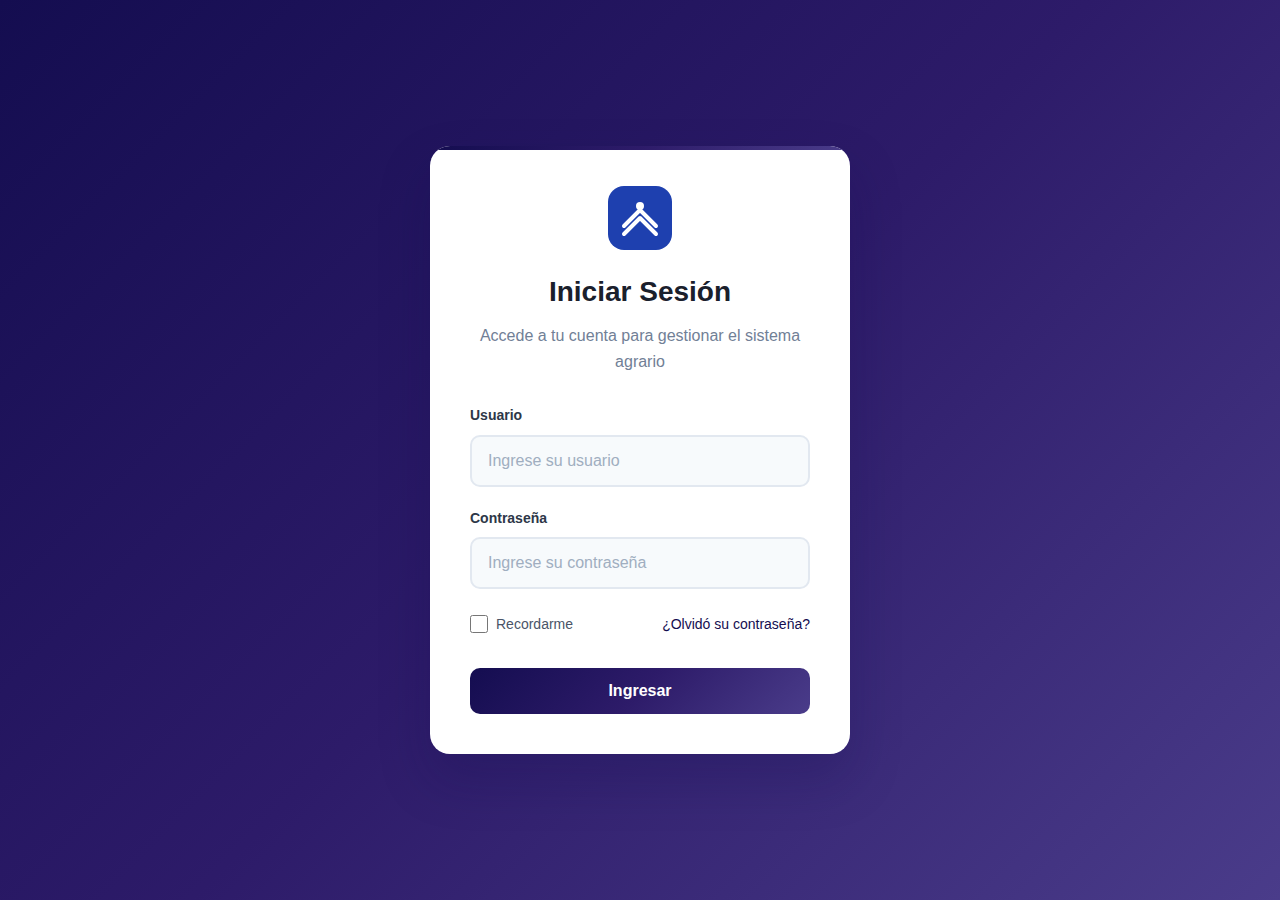
<file: dashboard.html>
<!DOCTYPE html>
<html lang="es" class="light">
<head>
    <meta charset="utf-8">
    <link href="assets/images/logo.svg" rel="shortcut icon">
    <meta name="viewport" content="width=device-width, initial-scale=1">
    <meta name="description" content="Sistema Agraria - Dashboard Principal">
    <meta name="author" content="Sistema Agraria">
    <title>Dashboard - Sistema Agraria</title>
    <link rel="stylesheet" href="assets/css/main.css">
    <link rel="stylesheet" href="assets/css/components.css">
</head>
<body>
    <!-- BEGIN: Sidebar -->
    <nav class="sidebar">
        <div class="sidebar-header">
            <a href="dashboard.html" class="flex items-center">
                <img alt="Sistema Agraria" class="w-8" src="assets/images/logo.svg">
                <span class="text-white text-lg ml-3">Sistema <span class="font-medium">Agraria</span></span>
            </a>
        </div>
        
        <ul class="sidebar-nav">
            <li class="nav-item">
                <a href="dashboard.html" class="nav-link active">
                    <svg class="nav-icon" fill="none" stroke="currentColor" viewBox="0 0 24 24">
                        <path stroke-linecap="round" stroke-linejoin="round" stroke-width="2" d="M3 7v10a2 2 0 002 2h14a2 2 0 002-2V9a2 2 0 00-2-2H5a2 2 0 00-2-2z"></path>
                        <path stroke-linecap="round" stroke-linejoin="round" stroke-width="2" d="M8 5a2 2 0 012-2h4a2 2 0 012 2v6H8V5z"></path>
                    </svg>
                    Dashboard
                </a>
            </li>
            
            <li class="nav-item" id="usersNavItem">
                <a href="usuarios.html" class="nav-link">
                    <svg class="nav-icon" fill="none" stroke="currentColor" viewBox="0 0 24 24">
                        <path stroke-linecap="round" stroke-linejoin="round" stroke-width="2" d="M12 4.354a4 4 0 110 5.292M15 21H3v-1a6 6 0 0112 0v1zm0 0h6v-1a6 6 0 00-9-5.197m13.5-9a2.5 2.5 0 11-5 0 2.5 2.5 0 015 0z"></path>
                    </svg>
                    Usuarios
                </a>
            </li>
            
            <li class="nav-item">
                <a href="entornos.html" class="nav-link">
                    <svg class="nav-icon" fill="none" stroke="currentColor" viewBox="0 0 24 24">
                        <path stroke-linecap="round" stroke-linejoin="round" stroke-width="2" d="M19 21V5a2 2 0 00-2-2H7a2 2 0 00-2 2v16m14 0h2m-2 0h-5m-9 0H3m2 0h5M9 7h1m-1 4h1m4-4h1m-1 4h1m-5 10v-5a1 1 0 011-1h2a1 1 0 011 1v5m-4 0h4"></path>
                    </svg>
                    Entornos Formativos
                </a>
            </li>
            
            <li class="nav-item">
                <a href="actividades.html" class="nav-link">
                    <svg class="nav-icon" fill="none" stroke="currentColor" viewBox="0 0 24 24">
                        <path stroke-linecap="round" stroke-linejoin="round" stroke-width="2" d="M9 5H7a2 2 0 00-2 2v10a2 2 0 002 2h8a2 2 0 002-2V7a2 2 0 00-2-2h-2M9 5a2 2 0 002 2h2a2 2 0 002-2M9 5a2 2 0 012-2h2a2 2 0 012 2"></path>
                    </svg>
                    Registro de Actividades
                </a>
            </li>
            
            <li class="nav-item">
                <a href="consulta-actividades.html" class="nav-link">
                    <svg class="nav-icon" fill="none" stroke="currentColor" viewBox="0 0 24 24">
                        <path stroke-linecap="round" stroke-linejoin="round" stroke-width="2" d="M21 21l-6-6m2-5a7 7 0 11-14 0 7 7 0 0114 0z"></path>
                    </svg>
                    Consulta de Actividades
                </a>
            </li>
            
            <li class="nav-item">
                <a href="ventas.html" class="nav-link">
                    <svg class="nav-icon" fill="none" stroke="currentColor" viewBox="0 0 24 24">
                        <path stroke-linecap="round" stroke-linejoin="round" stroke-width="2" d="M12 8c-1.657 0-3 .895-3 2s1.343 2 3 2 3 .895 3 2-1.343 2-3 2m0-8c1.11 0 2.08.402 2.599 1M12 8V7m0 1v8m0 0v1m0-1c-1.11 0-2.08-.402-2.599-1"></path>
                    </svg>
                    Registro de Ventas
                </a>
            </li>
            
            <li class="nav-item">
                <a href="consulta-ventas.html" class="nav-link">
                    <svg class="nav-icon" fill="none" stroke="currentColor" viewBox="0 0 24 24">
                        <path stroke-linecap="round" stroke-linejoin="round" stroke-width="2" d="M9 19v-6a2 2 0 00-2-2H5a2 2 0 00-2 2v6a2 2 0 002 2h2a2 2 0 002-2zm0 0V9a2 2 0 012-2h2a2 2 0 012 2v10m-6 0a2 2 0 002 2h2a2 2 0 002-2m0 0V5a2 2 0 012-2h2a2 2 0 012 2v14a2 2 0 01-2 2h-2a2 2 0 01-2-2z"></path>
                    </svg>
                    Consulta de Ventas
                </a>
            </li>
            
            <li class="nav-item">
                <a href="inventario.html" class="nav-link">
                    <svg class="nav-icon" fill="none" stroke="currentColor" viewBox="0 0 24 24">
                        <path stroke-linecap="round" stroke-linejoin="round" stroke-width="2" d="M20 7l-8-4-8 4m16 0l-8 4m8-4v10l-8 4m0-10L4 7m8 4v10M4 7v10l8 4"></path>
                    </svg>
                    Inventario
                </a>
            </li>
        </ul>
    </nav>
    <!-- END: Sidebar -->
    
    <!-- BEGIN: Main Content -->
    <main class="main-content">
        <!-- BEGIN: Header -->
        <header class="content-header">
            <div class="flex items-center justify-between">
                <div class="flex items-center">
                    <button id="mobileMenuToggle" class="btn btn-secondary mr-4 lg:hidden">
                        <svg class="w-5 h-5" fill="none" stroke="currentColor" viewBox="0 0 24 24">
                            <path stroke-linecap="round" stroke-linejoin="round" stroke-width="2" d="M4 6h16M4 12h16M4 18h16"></path>
                        </svg>
                    </button>
                    
                    <div>
                        <h1 class="text-2xl font-bold text-primary">Dashboard</h1>
                        <nav class="breadcrumb">
                            <ol class="breadcrumb">
                                <li class="breadcrumb-item active">Dashboard</li>
                            </ol>
                        </nav>
                    </div>
                </div>
                
                <div class="flex items-center gap-4">
                    <div class="dropdown">
                        <button class="dropdown-toggle flex items-center gap-2">
                            <div class="w-8 h-8 bg-primary rounded-full flex items-center justify-center">
                                <span class="text-white text-sm font-medium" id="userInitials">U</span>
                            </div>
                            <div class="text-left">
                                <p class="text-sm font-medium" id="currentUserName">Usuario</p>
                                <p class="text-xs text-secondary" id="currentUserRole">Rol</p>
                            </div>
                            <svg class="w-4 h-4" fill="none" stroke="currentColor" viewBox="0 0 24 24">
                                <path stroke-linecap="round" stroke-linejoin="round" stroke-width="2" d="M19 9l-7 7-7-7"></path>
                            </svg>
                        </button>
                        
                        <div class="dropdown-menu">
                            
                            <div class="dropdown-divider"></div>
                            <a href="#" class="dropdown-item" id="logoutBtn">
                                <svg class="w-6 h-6" fill="none" stroke="currentColor" viewBox="0 0 24 24">
                                    <path stroke-linecap="round" stroke-linejoin="round" stroke-width="2" d="M17 16l4-4m0 0l-4-4m4 4H7m6 4v1a3 3 0 01-3 3H6a3 3 0 01-3-3V7a3 3 0 013-3h4a3 3 0 013 3v1"></path>
                                </svg>
                                Cerrar Sesión
                            </a>
                        </div>
                    </div>
                </div>
            </div>
        </header>
        <!-- END: Header -->
        
        <!-- BEGIN: Content Body -->
        <div class="content-body">
            <div id="dashboardContent">
                <!-- Dashboard content will be loaded here by JavaScript -->
            </div>
        </div>
        <!-- END: Content Body -->
    </main>
    <!-- END: Main Content -->

    <!-- BEGIN: JS Assets-->
    <script src="assets/js/components.js"></script>
    <script src="assets/js/auth.js"></script>
    <script src="assets/js/main.js"></script>
    <script>
        // Initialize dashboard-specific functionality
        document.addEventListener('DOMContentLoaded', () => {
            const user = Auth.getCurrentUser();
            if (user) {
                // Update user initials
                const initials = (user.firstName.charAt(0) + user.lastName.charAt(0)).toUpperCase();
                document.getElementById('userInitials').textContent = initials;
                
                // Hide users menu for non-admin users
                if (user.role !== 'administrador') {
                    const usersNavItem = document.getElementById('usersNavItem');
                    if (usersNavItem) {
                        usersNavItem.style.display = 'none';
                    }
                }
            }
        });
    </script>
    <!-- END: JS Assets-->
</body>
</html>
</file>
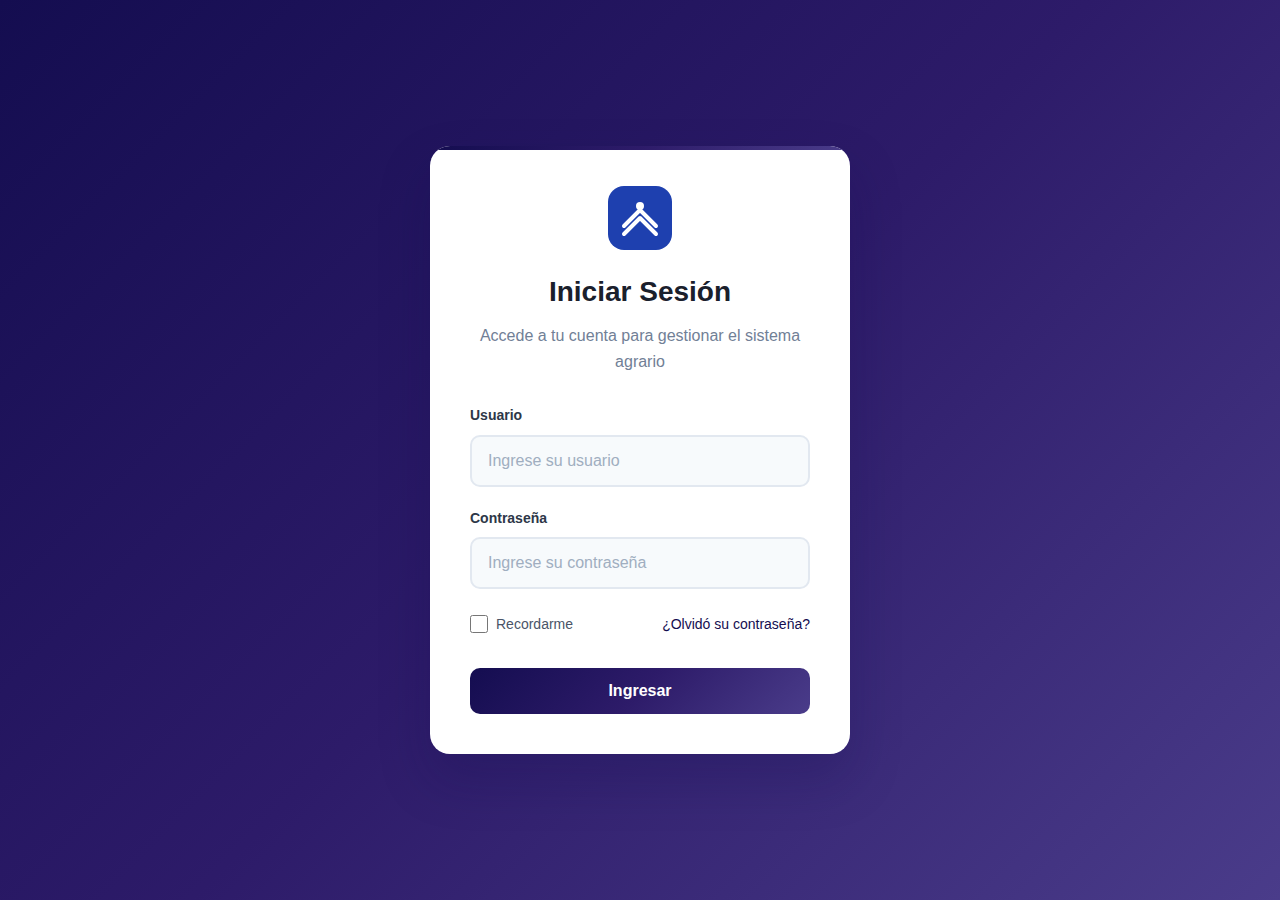
<file: entornos.html>
<!DOCTYPE html>
<html lang="es" class="light">
<head>
    <meta charset="utf-8">
    <link href="assets/images/logo.svg" rel="shortcut icon">
    <meta name="viewport" content="width=device-width, initial-scale=1">
    <meta name="description" content="Sistema Agraria - Entornos Formativos">
    <meta name="author" content="Sistema Agraria">
    <title>Entornos Formativos - Sistema Agraria</title>
    <link rel="stylesheet" href="assets/css/main.css">
    <link rel="stylesheet" href="assets/css/components.css">
</head>
<body>
    <!-- BEGIN: Sidebar -->
    <nav class="sidebar">
        <div class="sidebar-header">
            <a href="dashboard.html" class="flex items-center">
                <img alt="Sistema Agraria" class="w-8" src="assets/images/logo.svg">
                <span class="text-white text-lg ml-3">Sistema <span class="font-medium">Agraria</span></span>
            </a>
        </div>
        
        <ul class="sidebar-nav">
            <li class="nav-item">
                <a href="dashboard.html" class="nav-link">
                    <svg class="nav-icon" fill="none" stroke="currentColor" viewBox="0 0 24 24">
                        <path stroke-linecap="round" stroke-linejoin="round" stroke-width="2" d="M3 7v10a2 2 0 002 2h14a2 2 0 002-2V9a2 2 0 00-2-2H5a2 2 0 00-2-2z"></path>
                        <path stroke-linecap="round" stroke-linejoin="round" stroke-width="2" d="M8 5a2 2 0 012-2h4a2 2 0 012 2v6H8V5z"></path>
                    </svg>
                    Dashboard
                </a>
            </li>
            
            <li class="nav-item admin-only">
                <a href="usuarios.html" class="nav-link">
                    <svg class="nav-icon" fill="none" stroke="currentColor" viewBox="0 0 24 24">
                        <path stroke-linecap="round" stroke-linejoin="round" stroke-width="2" d="M12 4.354a4 4 0 110 5.292M15 21H3v-1a6 6 0 0112 0v1zm0 0h6v-1a6 6 0 00-9-5.197m13.5-9a2.5 2.5 0 11-5 0 2.5 2.5 0 015 0z"></path>
                    </svg>
                    Usuarios
                </a>
            </li>
            
            <li class="nav-item">
                <a href="entornos.html" class="nav-link active">
                    <svg class="nav-icon" fill="none" stroke="currentColor" viewBox="0 0 24 24">
                        <path stroke-linecap="round" stroke-linejoin="round" stroke-width="2" d="M19 21V5a2 2 0 00-2-2H7a2 2 0 00-2 2v16m14 0h2m-2 0h-5m-9 0H3m2 0h5M9 7h1m-1 4h1m4-4h1m-1 4h1m-5 10v-5a1 1 0 011-1h2a1 1 0 011 1v5m-4 0h4"></path>
                    </svg>
                    Entornos Formativos
                </a>
            </li>
            
            <li class="nav-item">
                <a href="actividades.html" class="nav-link">
                    <svg class="nav-icon" fill="none" stroke="currentColor" viewBox="0 0 24 24">
                        <path stroke-linecap="round" stroke-linejoin="round" stroke-width="2" d="M9 5H7a2 2 0 00-2 2v10a2 2 0 002 2h8a2 2 0 002-2V7a2 2 0 00-2-2h-2M9 5a2 2 0 002 2h2a2 2 0 002-2M9 5a2 2 0 012-2h2a2 2 0 012 2"></path>
                    </svg>
                    Registro de Actividades
                </a>
            </li>
            
            <li class="nav-item">
                <a href="consulta-actividades.html" class="nav-link">
                    <svg class="nav-icon" fill="none" stroke="currentColor" viewBox="0 0 24 24">
                        <path stroke-linecap="round" stroke-linejoin="round" stroke-width="2" d="M21 21l-6-6m2-5a7 7 0 11-14 0 7 7 0 0114 0z"></path>
                    </svg>
                    Consulta de Actividades
                </a>
            </li>
            
            <li class="nav-item">
                <a href="ventas.html" class="nav-link">
                    <svg class="nav-icon" fill="none" stroke="currentColor" viewBox="0 0 24 24">
                        <path stroke-linecap="round" stroke-linejoin="round" stroke-width="2" d="M12 8c-1.657 0-3 .895-3 2s1.343 2 3 2 3 .895 3 2-1.343 2-3 2m0-8c1.11 0 2.08.402 2.599 1M12 8V7m0 1v8m0 0v1m0-1c-1.11 0-2.08-.402-2.599-1"></path>
                    </svg>
                    Registro de Ventas
                </a>
            </li>
            
            <li class="nav-item">
                <a href="consulta-ventas.html" class="nav-link">
                    <svg class="nav-icon" fill="none" stroke="currentColor" viewBox="0 0 24 24">
                        <path stroke-linecap="round" stroke-linejoin="round" stroke-width="2" d="M9 19v-6a2 2 0 00-2-2H5a2 2 0 00-2 2v6a2 2 0 002 2h2a2 2 0 002-2zm0 0V9a2 2 0 012-2h2a2 2 0 012 2v10m-6 0a2 2 0 002 2h2a2 2 0 002-2m0 0V5a2 2 0 012-2h2a2 2 0 012 2v14a2 2 0 01-2 2h-2a2 2 0 01-2-2z"></path>
                    </svg>
                    Consulta de Ventas
                </a>
            </li>
            
            <li class="nav-item">
                <a href="inventario.html" class="nav-link">
                    <svg class="nav-icon" fill="none" stroke="currentColor" viewBox="0 0 24 24">
                        <path stroke-linecap="round" stroke-linejoin="round" stroke-width="2" d="M20 7l-8-4-8 4m16 0l-8 4m8-4v10l-8 4m0-10L4 7m8 4v10M4 7v10l8 4"></path>
                    </svg>
                    Inventario
                </a>
            </li>
        </ul>
    </nav>
    <!-- END: Sidebar -->
    
    <!-- BEGIN: Main Content -->
    <main class="main-content">
        <!-- BEGIN: Header -->
        <header class="content-header">
            <div class="flex items-center justify-between">
                <div class="flex items-center">
                    <button id="mobileMenuToggle" class="btn btn-secondary mr-4 lg:hidden">
                        <svg class="w-5 h-5" fill="none" stroke="currentColor" viewBox="0 0 24 24">
                            <path stroke-linecap="round" stroke-linejoin="round" stroke-width="2" d="M4 6h16M4 12h16M4 18h16"></path>
                        </svg>
                    </button>
                    
                    <div>
                        <h1 class="text-2xl font-bold text-primary">Entornos Formativos</h1>
                        <nav class="breadcrumb">
                            <ol class="breadcrumb">
                                <li class="breadcrumb-item"><a href="dashboard.html">Dashboard</a></li>
                                <li class="breadcrumb-item active">Entornos Formativos</li>
                            </ol>
                        </nav>
                    </div>
                </div>
                
                <div class="flex items-center gap-4">
                    <div class="dropdown">
                        <button class="dropdown-toggle flex items-center gap-2">
                            <div class="w-8 h-8 bg-primary rounded-full flex items-center justify-center">
                                <span class="text-white text-sm font-medium" id="userInitials">U</span>
                            </div>
                            <div class="text-left">
                                <p class="text-sm font-medium" id="currentUserName">Usuario</p>
                                <p class="text-xs text-secondary" id="currentUserRole">Rol</p>
                            </div>
                            <svg class="w-4 h-4" fill="none" stroke="currentColor" viewBox="0 0 24 24">
                                <path stroke-linecap="round" stroke-linejoin="round" stroke-width="2" d="M19 9l-7 7-7-7"></path>
                            </svg>
                        </button>
                        
                        <div class="dropdown-menu">
                            <a href="#" class="dropdown-item">
                                <svg class="w-4 h-4 mr-2" fill="none" stroke="currentColor" viewBox="0 0 24 24">
                                    <path stroke-linecap="round" stroke-linejoin="round" stroke-width="2" d="M16 7a4 4 0 11-8 0 4 4 0 018 0zM12 14a7 7 0 00-7 7h14a7 7 0 00-7-7z"></path>
                                </svg>
                                Mi Perfil
                            </a>
                            <div class="dropdown-divider"></div>
                            <a href="#" class="dropdown-item" id="logoutBtn">
                                <svg class="w-4 h-4 mr-2" fill="none" stroke="currentColor" viewBox="0 0 24 24">
                                    <path stroke-linecap="round" stroke-linejoin="round" stroke-width="2" d="M17 16l4-4m0 0l-4-4m4 4H7m6 4v1a3 3 0 01-3 3H6a3 3 0 01-3-3V7a3 3 0 013-3h4a3 3 0 013 3v1"></path>
                                </svg>
                                Cerrar Sesión
                            </a>
                        </div>
                    </div>
                </div>
            </div>
        </header>
        <!-- END: Header -->
        
        <!-- BEGIN: Content Body -->
        <div class="content-body">
            <div class="card">
                <div class="card-header">
                    <div class="flex items-center justify-between">
                        <h3 class="card-title">Lista de Entornos Formativos</h3>
                        <button class="btn btn-primary" id="addEnvironmentBtn">
                            <svg class="btn-icon" fill="none" stroke="currentColor" viewBox="0 0 24 24">
                                <path stroke-linecap="round" stroke-linejoin="round" stroke-width="2" d="M12 6v6m0 0v6m0-6h6m-6 0H6"></path>
                            </svg>
                            Agregar Entorno
                        </button>
                    </div>
                </div>
                <div class="card-body">
                    <div id="environmentsTableContainer">
                        <!-- Environments table will be loaded here -->
                    </div>
                </div>
            </div>
        </div>
        <!-- END: Content Body -->
    </main>
    <!-- END: Main Content -->

    <!-- BEGIN: Environment Modal -->
    <div class="modal" id="environmentModal">
        <div class="modal-dialog modal-dialog-lg">
            <div class="modal-content">
                <div class="modal-header">
                    <h5 class="modal-title" id="environmentModalTitle">Agregar Entorno Formativo</h5>
                    <button type="button" class="modal-close">&times;</button>
                </div>
                <div class="modal-body">
                    <form id="environmentForm" data-validate>
                        <div class="grid grid-cols-1 md:grid-cols-2 gap-4">
                            <div class="form-group">
                                <label for="environmentName" class="form-label">Nombre del Entorno *</label>
                                <input type="text" id="environmentName" name="environmentName" class="form-control" required>
                                <div class="error-message" id="environmentNameError"></div>
                            </div>
                            
                            <div class="form-group">
                                <label for="environmentType" class="form-label">Tipo de Entorno *</label>
                                <select id="environmentType" name="environmentType" class="form-control form-select" required>
                                    <option value="">Seleccione un tipo</option>
                                    <option value="animal">Animal</option>
                                    <option value="vegetal">Vegetal</option>
                                    <option value="otro">Otro</option>
                                </select>
                                <div class="error-message" id="environmentTypeError"></div>
                            </div>
                            
                            <div class="form-group">
                                <label for="responsibleTeacher" class="form-label">Profesor Responsable *</label>
                                <input type="text" id="responsibleTeacher" name="responsibleTeacher" class="form-control" required>
                                <div class="error-message" id="responsibleTeacherError"></div>
                            </div>
                            
                            <div class="form-group">
                                <label for="year" class="form-label">Año *</label>
                                <select id="year" name="year" class="form-control form-select" required>
                                    <option value="">Seleccione un año</option>
                                    <option value="1">1° Año</option>
                                    <option value="2">2° Año</option>
                                    <option value="3">3° Año</option>
                                    <option value="4">4° Año</option>
                                    <option value="5">5° Año</option>
                                    <option value="6">6° Año</option>
                                </select>
                                <div class="error-message" id="yearError"></div>
                            </div>
                            
                            <div class="form-group">
                                <label for="division" class="form-label">División *</label>
                                <select id="division" name="division" class="form-control form-select" required>
                                    <option value="">Seleccione una división</option>
                                    <option value="A">A</option>
                                    <option value="B">B</option>
                                    <option value="C">C</option>
                                    <option value="D">D</option>
                                </select>
                                <div class="error-message" id="divisionError"></div>
                            </div>
                            
                            <div class="form-group">
                                <label for="group" class="form-label">Grupo *</label>
                                <input type="text" id="group" name="group" class="form-control" required>
                                <div class="error-message" id="groupError"></div>
                            </div>
                        </div>
                        
                        <div class="form-group mt-4">
                            <label for="observations" class="form-label">Observaciones</label>
                            <textarea id="observations" name="observations" class="form-control" rows="4" placeholder="Observaciones adicionales sobre el entorno formativo"></textarea>
                            <div class="error-message" id="observationsError"></div>
                        </div>
                        
                        <input type="hidden" id="environmentId" name="environmentId">
                    </form>
                </div>
                <div class="modal-footer">
                    <button type="button" class="btn btn-secondary modal-close">Cancelar</button>
                    <button type="submit" form="environmentForm" class="btn btn-primary" id="saveEnvironmentBtn">Guardar</button>
                </div>
            </div>
        </div>
    </div>
    <!-- END: Environment Modal -->

    <!-- BEGIN: JS Assets-->
    <script src="assets/js/components.js"></script>
    <script src="assets/js/auth.js"></script>
    <script src="assets/js/main.js"></script>
    <script src="assets/js/environments.js"></script>
    <!-- END: JS Assets-->
</body>
</html>
</file>
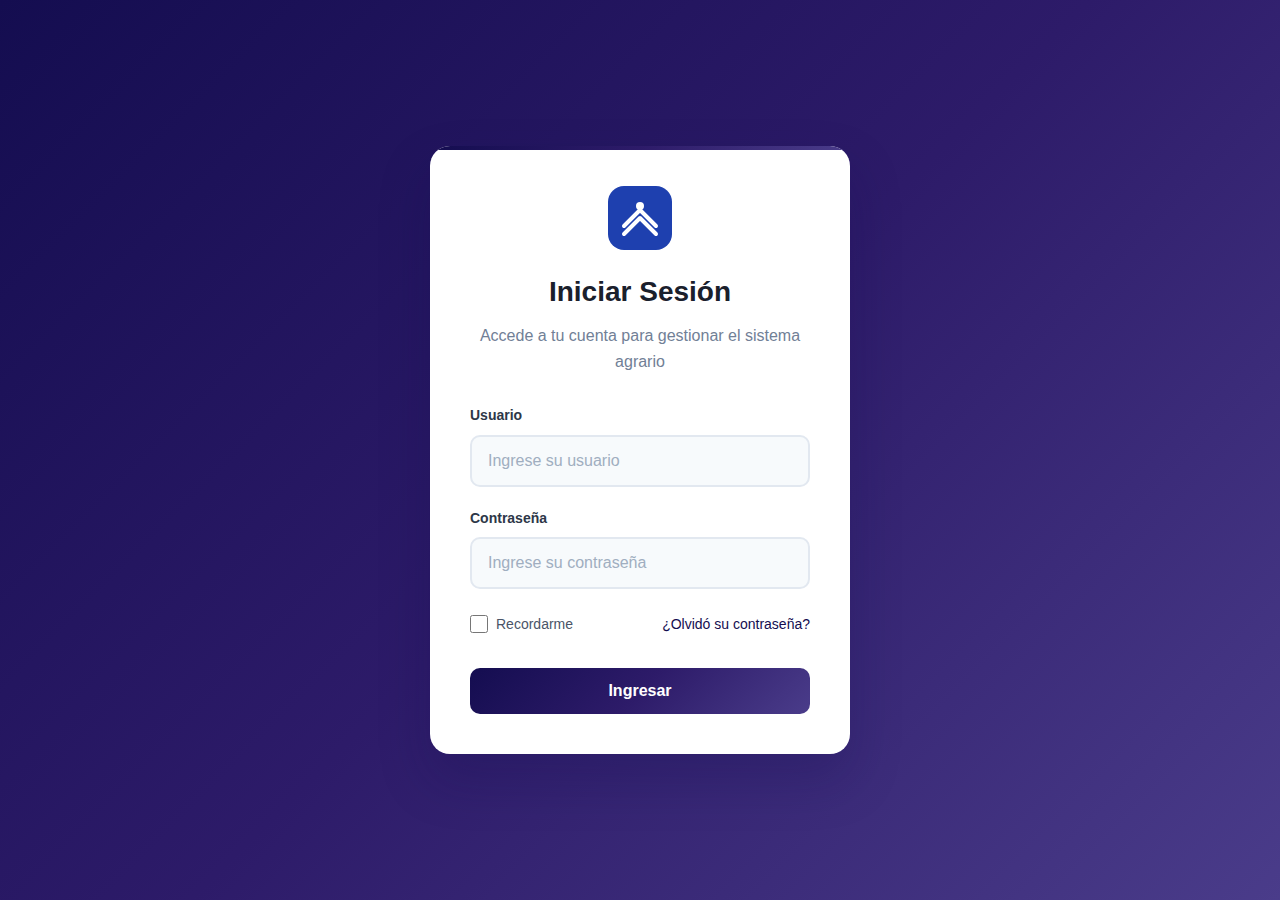
<file: inventario.html>
<!DOCTYPE html>
<html lang="es" class="light">
<head>
    <meta charset="utf-8">
    <link href="assets/images/logo.svg" rel="shortcut icon">
    <meta name="viewport" content="width=device-width, initial-scale=1">
    <meta name="description" content="Sistema Agraria - Inventario">
    <meta name="author" content="Sistema Agraria">
    <title>Inventario - Sistema Agraria</title>
    <link rel="stylesheet" href="assets/css/main.css">
    <link rel="stylesheet" href="assets/css/components.css">
</head>
<body>
    <!-- BEGIN: Sidebar -->
    <nav class="sidebar">
        <div class="sidebar-header">
            <a href="dashboard.html" class="flex items-center">
                <img alt="Sistema Agraria" class="w-8" src="assets/images/logo.svg">
                <span class="text-white text-lg ml-3">Sistema <span class="font-medium">Agraria</span></span>
            </a>
        </div>
        
        <ul class="sidebar-nav">
            <li class="nav-item">
                <a href="dashboard.html" class="nav-link">
                    <svg class="nav-icon" fill="none" stroke="currentColor" viewBox="0 0 24 24">
                        <path stroke-linecap="round" stroke-linejoin="round" stroke-width="2" d="M3 7v10a2 2 0 002 2h14a2 2 0 002-2V9a2 2 0 00-2-2h-2M9 5H7a2 2 0 00-2 2v6a2 2 0 002 2h8a2 2 0 002-2V7a2 2 0 00-2-2h-2M9 5a2 2 0 002 2h2a2 2 0 002-2M9 5a2 2 0 012-2h2a2 2 0 012 2"></path>
                    </svg>
                    Dashboard
                </a>
            </li>
            
            <li class="nav-item" id="usersNavItem">
                <a href="usuarios.html" class="nav-link">
                    <svg class="nav-icon" fill="none" stroke="currentColor" viewBox="0 0 24 24">
                        <path stroke-linecap="round" stroke-linejoin="round" stroke-width="2" d="M12 4.354a4 4 0 110 5.292M15 21H3v-1a6 6 0 0112 0v1zm0 0h6v-1a6 6 0 00-9-5.197m13.5-9a2.5 2.5 0 11-5 0 2.5 2.5 0 015 0z"></path>
                    </svg>
                    Usuarios
                </a>
            </li>
            
            <li class="nav-item">
                <a href="entornos.html" class="nav-link">
                    <svg class="nav-icon" fill="none" stroke="currentColor" viewBox="0 0 24 24">
                        <path stroke-linecap="round" stroke-linejoin="round" stroke-width="2" d="M19 21V5a2 2 0 00-2-2H7a2 2 0 00-2 2v16m14 0h2m-2 0h-5m-9 0H3m2 0h5M9 7h1m-1 4h1m4-4h1m-1 4h1m-5 10v-5a1 1 0 011-1h2a1 1 0 011 1v5m-4 0h4"></path>
                    </svg>
                    Entornos Formativos
                </a>
            </li>
            
            <li class="nav-item">
                <a href="actividades.html" class="nav-link">
                    <svg class="nav-icon" fill="none" stroke="currentColor" viewBox="0 0 24 24">
                        <path stroke-linecap="round" stroke-linejoin="round" stroke-width="2" d="M9 5H7a2 2 0 00-2 2v10a2 2 0 002 2h8a2 2 0 002-2V7a2 2 0 00-2-2h-2M9 5a2 2 0 002 2h2a2 2 0 002-2M9 5a2 2 0 012-2h2a2 2 0 012 2"></path>
                    </svg>
                    Registro de Actividades
                </a>
            </li>
            
            <li class="nav-item">
                <a href="consulta-actividades.html" class="nav-link">
                    <svg class="nav-icon" fill="none" stroke="currentColor" viewBox="0 0 24 24">
                        <path stroke-linecap="round" stroke-linejoin="round" stroke-width="2" d="M21 21l-6-6m2-5a7 7 0 11-14 0 7 7 0 0114 0z"></path>
                    </svg>
                    Consulta de Actividades
                </a>
            </li>
            
            <li class="nav-item">
                <a href="ventas.html" class="nav-link">
                    <svg class="nav-icon" fill="none" stroke="currentColor" viewBox="0 0 24 24">
                        <path stroke-linecap="round" stroke-linejoin="round" stroke-width="2" d="M12 8c-1.657 0-3 .895-3 2s1.343 2 3 2 3 .895 3 2-1.343 2-3 2m0-8c1.11 0 2.08.402 2.599 1M12 8V7m0 1v8m0 0v1m0-1c-1.11 0-2.08-.402-2.599-1"></path>
                    </svg>
                    Registro de Ventas
                </a>
            </li>
            
            <li class="nav-item">
                <a href="consulta-ventas.html" class="nav-link">
                    <svg class="nav-icon" fill="none" stroke="currentColor" viewBox="0 0 24 24">
                        <path stroke-linecap="round" stroke-linejoin="round" stroke-width="2" d="M9 19v-6a2 2 0 00-2-2H5a2 2 0 00-2 2v6a2 2 0 002 2h2a2 2 0 002-2zm0 0V9a2 2 0 012-2h2a2 2 0 012 2v10m-6 0a2 2 0 002 2h2a2 2 0 002-2m0 0V5a2 2 0 012-2h2a2 2 0 012 2v14a2 2 0 01-2 2h-2a2 2 0 01-2-2z"></path>
                    </svg>
                    Consulta de Ventas
                </a>
            </li>
            
            <li class="nav-item">
                <a href="inventario.html" class="nav-link active">
                    <svg class="nav-icon" fill="none" stroke="currentColor" viewBox="0 0 24 24">
                        <path stroke-linecap="round" stroke-linejoin="round" stroke-width="2" d="M20 7l-8-4-8 4m16 0l-8 4m8-4v10l-8 4m0-10L4 7m8 4v10M4 7v10l8 4"></path>
                    </svg>
                    Inventario
                </a>
            </li>
        </ul>
    </nav>
    <!-- END: Sidebar -->

    <!-- BEGIN: Main Content -->
    <main class="main-content">
        <!-- BEGIN: Header -->
        <header class="content-header">
            <div class="flex items-center justify-between">
                <div class="flex items-center">
                    <button id="mobileMenuToggle" class="btn btn-secondary mr-4 lg:hidden">
                        <svg class="w-5 h-5" fill="none" stroke="currentColor" viewBox="0 0 24 24">
                            <path stroke-linecap="round" stroke-linejoin="round" stroke-width="2" d="M4 6h16M4 12h16M4 18h16"></path>
                        </svg>
                    </button>
                    
                    <div>
                        <h1 class="text-2xl font-bold text-primary">Inventario</h1>
                        <nav class="breadcrumb">
                            <ol class="breadcrumb">
                                <li class="breadcrumb-item"><a href="dashboard.html">Dashboard</a></li>
                                <li class="breadcrumb-item active">Inventario</li>
                            </ol>
                        </nav>
                    </div>
                </div>
                
                <div class="flex items-center gap-4">
                    <div class="dropdown">
                        <button class="dropdown-toggle flex items-center gap-2">
                            <div class="w-8 h-8 bg-primary rounded-full flex items-center justify-center">
                                <span class="text-white text-sm font-medium" id="userInitials">U</span>
                            </div>
                            <div class="text-left">
                                <p class="text-sm font-medium" id="currentUserName">Usuario</p>
                                <p class="text-xs text-secondary" id="currentUserRole">Rol</p>
                            </div>
                            <svg class="w-4 h-4" fill="none" stroke="currentColor" viewBox="0 0 24 24">
                                <path stroke-linecap="round" stroke-linejoin="round" stroke-width="2" d="M19 9l-7 7-7-7"></path>
                            </svg>
                        </button>
                        
                        <div class="dropdown-menu">
                            
                            <div class="dropdown-divider"></div>
                            <a href="#" class="dropdown-item" id="logoutBtn">
                                <svg class="w-6 h-6" fill="none" stroke="currentColor" viewBox="0 0 24 24">
                                    <path stroke-linecap="round" stroke-linejoin="round" stroke-width="2" d="M17 16l4-4m0 0l-4-4m4 4H7m6 4v1a3 3 0 01-3 3H6a3 3 0 01-3-3V7a3 3 0 013-3h4a3 3 0 013 3v1"></path>
                                </svg>
                                Cerrar Sesión
                            </a>
                        </div>
                    </div>
                </div>
            </div>
        </header>
        <!-- END: Header -->
        
        <!-- BEGIN: Content Body -->
        <div class="content-body">
            <!-- Stock Movement Form -->
            <div class="card mb-6">
                <div class="card-header">
                    <h3 class="card-title">Movimiento de Stock</h3>
                </div>
                <div class="card-body">
                    <form id="stockMovementForm" class="form">
                        <div class="grid grid-cols-1 md:grid-cols-2 lg:grid-cols-4 gap-4">
                            <div class="form-group">
                                <label for="movementType" class="form-label">Tipo de Movimiento</label>
                                <select id="movementType" class="form-control" required>
                                    <option value="">Seleccionar tipo</option>
                                    <option value="entrada">Entrada</option>
                                    <option value="salida">Salida</option>
                                    <option value="ajuste">Ajuste</option>
                                </select>
                            </div>
                            <div class="form-group">
                                <label for="productSelect" class="form-label">Producto</label>
                                <select id="productSelect" class="form-control" required>
                                    <option value="">Seleccionar producto</option>
                                </select>
                            </div>
                            <div class="form-group">
                                <label for="quantity" class="form-label">Cantidad</label>
                                <input type="number" id="quantity" class="form-control" min="1" required>
                            </div>
                            <div class="form-group">
                                <label for="reason" class="form-label">Motivo</label>
                                <input type="text" id="reason" class="form-control" placeholder="Motivo del movimiento" required>
                            </div>
                        </div>
                        <div class="flex gap-4 mt-4">
                            <button type="submit" class="btn btn-primary">
                                <svg class="btn-icon" fill="none" stroke="currentColor" viewBox="0 0 24 24">
                                    <path stroke-linecap="round" stroke-linejoin="round" stroke-width="2" d="M12 6v6m0 0v6m0-6h6m-6 0H6"></path>
                                </svg>
                                Registrar Movimiento
                            </button>
                        </div>
                    </form>
                </div>
            </div>

            <!-- Current Stock -->
            <div class="card mb-6">
                <div class="card-header">
                    <div class="flex items-center justify-between">
                        <h3 class="card-title">Stock Actual</h3>
                        <button type="button" id="addProductBtn" class="btn btn-success">
                            <svg class="btn-icon" fill="none" stroke="currentColor" viewBox="0 0 24 24">
                                <path stroke-linecap="round" stroke-linejoin="round" stroke-width="2" d="M12 6v6m0 0v6m0-6h6m-6 0H6"></path>
                            </svg>
                            Agregar Producto
                        </button>
                    </div>
                </div>
                <div class="card-body">
                    <div id="inventoryTableContainer">
                        <div class="table-responsive">
                            <table class="table" id="inventoryTable">
                                <thead>
                                    <tr>
                                        <th>Producto</th>
                                        <th>Categoría</th>
                                        <th>Stock Actual</th>
                                        <th>Stock Mínimo</th>
                                        <th>Precio Unitario</th>
                                        <th>Estado</th>
                                        <th>Acciones</th>
                                    </tr>
                                </thead>
                                <tbody id="inventoryTableBody">
                                    <!-- Inventory data will be populated here -->
                                </tbody>
                            </table>
                        </div>
                    </div>
                </div>
            </div>

            <!-- Recent Movements -->
            <div class="card">
                <div class="card-header">
                    <h3 class="card-title">Movimientos Recientes</h3>
                </div>
                <div class="card-body">
                    <div id="movementsTableContainer">
                        <div class="table-responsive">
                            <table class="table table-sm" id="movementsTable">
                                <thead>
                                    <tr>
                                        <th>Fecha</th>
                                        <th>Producto</th>
                                        <th>Tipo</th>
                                        <th>Cantidad</th>
                                        <th>Motivo</th>
                                        <th>Usuario</th>
                                    </tr>
                                </thead>
                                <tbody id="movementsTableBody">
                                    <!-- Movement data will be populated here -->
                                </tbody>
                            </table>
                        </div>
                    </div>
                </div>
            </div>
        </div>
        <!-- END: Content Body -->
    </main>
    <!-- END: Main Content -->

    <!-- Add Product Modal -->
    <div class="modal" id="addProductModal">
        <div class="modal-dialog">
            <div class="modal-content">
                <div class="modal-header">
                    <h5 class="modal-title">Agregar Producto</h5>
                    <button type="button" class="modal-close">&times;</button>
                </div>
                <div class="modal-body">
                    <form id="addProductForm">
                        <div class="grid grid-cols-1 md:grid-cols-2 gap-4">
                            <div class="form-group">
                                <label for="productName" class="form-label">Nombre del Producto</label>
                                <input type="text" id="productName" class="form-control" required>
                            </div>
                            <div class="form-group">
                                <label for="productCategory" class="form-label">Categoría</label>
                                <select id="productCategory" class="form-control" required>
                                    <option value="">Seleccionar categoría</option>
                                    <option value="semillas">Semillas</option>
                                    <option value="fertilizantes">Fertilizantes</option>
                                    <option value="herramientas">Herramientas</option>
                                    <option value="macetas">Macetas y Contenedores</option>
                                    <option value="sustratos">Sustratos</option>
                                    <option value="otros">Otros</option>
                                </select>
                            </div>
                            <div class="form-group">
                                <label for="initialStock" class="form-label">Stock Inicial</label>
                                <input type="number" id="initialStock" class="form-control" min="0" value="0" required>
                            </div>
                            <div class="form-group">
                                <label for="minStock" class="form-label">Stock Mínimo</label>
                                <input type="number" id="minStock" class="form-control" min="0" value="5" required>
                            </div>
                            <div class="form-group">
                                <label for="unitPrice" class="form-label">Precio Unitario</label>
                                <input type="number" id="unitPrice" class="form-control" min="0" step="0.01" required>
                            </div>
                            <div class="form-group">
                                <label for="unit" class="form-label">Unidad de Medida</label>
                                <select id="unit" class="form-control" required>
                                    <option value="">Seleccionar unidad</option>
                                    <option value="unidad">Unidad</option>
                                    <option value="kg">Kilogramo</option>
                                    <option value="litro">Litro</option>
                                    <option value="paquete">Paquete</option>
                                    <option value="caja">Caja</option>
                                </select>
                            </div>
                        </div>
                    </form>
                </div>
                <div class="modal-footer">
                    <button type="button" class="btn btn-secondary modal-close">Cancelar</button>
                    <button type="submit" form="addProductForm" class="btn btn-primary">Agregar Producto</button>
                </div>
            </div>
        </div>
    </div>

    <!-- BEGIN: JS Assets-->
    <script src="assets/js/components.js"></script>
    <script src="assets/js/auth.js"></script>
    <script src="assets/js/main.js"></script>
    <script src="assets/js/inventory.js"></script>
    <script>
        // Initialize page-specific functionality
        document.addEventListener('DOMContentLoaded', () => {
            const user = Auth.getCurrentUser();
            if (user) {
                // Update user initials
                const initials = (user.firstName.charAt(0) + user.lastName.charAt(0)).toUpperCase();
                document.getElementById('userInitials').textContent = initials;
                
                // Hide users menu for non-admin users
                if (user.role !== 'administrador') {
                    const usersNavItem = document.getElementById('usersNavItem');
                    if (usersNavItem) {
                        usersNavItem.style.display = 'none';
                    }
                }
            }
        });
    </script>
    <!-- END: JS Assets-->
</body>
</html>
</file>
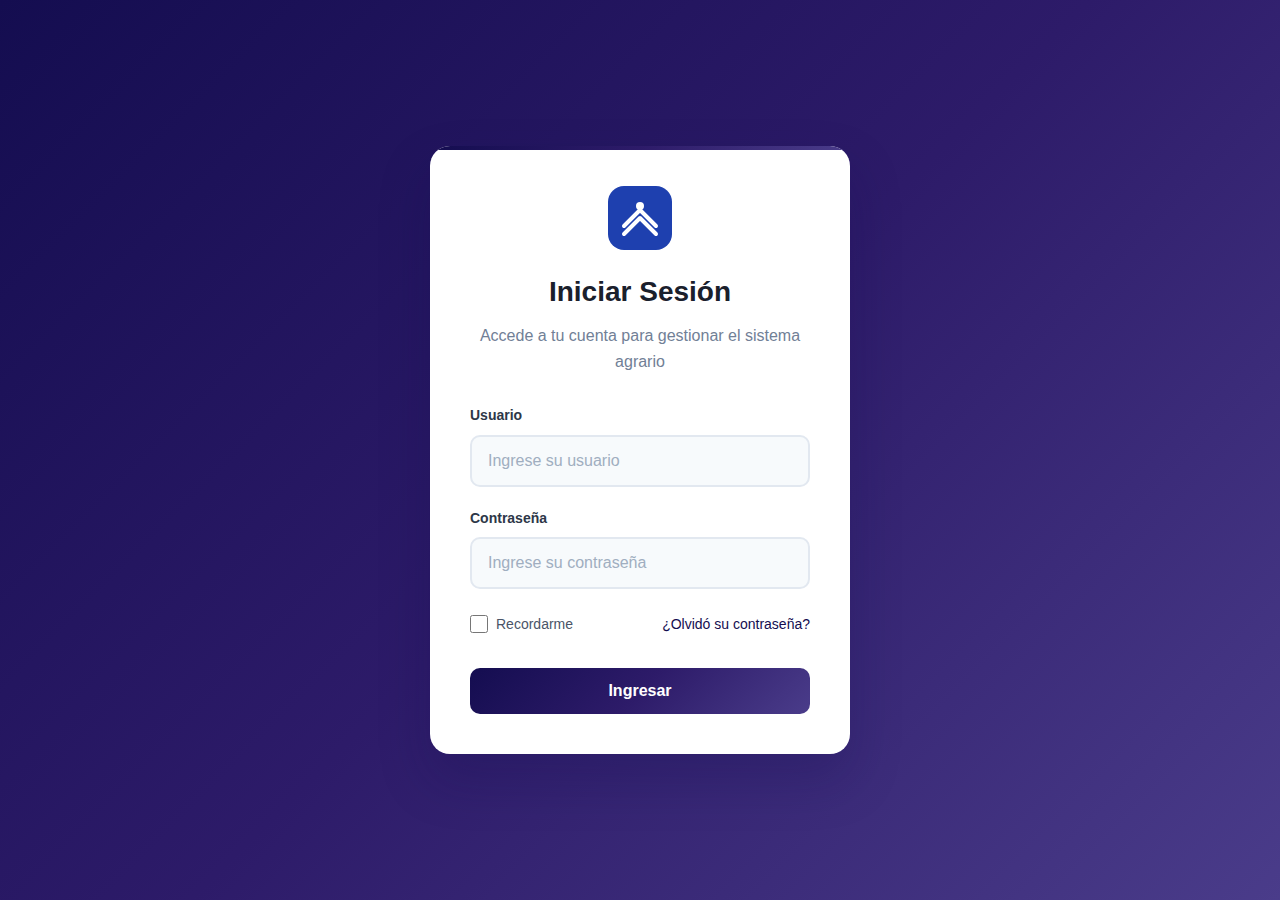
<file: usuarios.html>
<!DOCTYPE html>
<html lang="es" class="light">
<head>
    <meta charset="utf-8">
    <link href="assets/images/logo.svg" rel="shortcut icon">
    <meta name="viewport" content="width=device-width, initial-scale=1">
    <meta name="description" content="Sistema Agraria - Administración de Usuarios">
    <meta name="author" content="Sistema Agraria">
    <title>Usuarios - Sistema Agraria</title>
    <link rel="stylesheet" href="assets/css/main.css">
    <link rel="stylesheet" href="assets/css/components.css">
</head>
<body>
    <!-- BEGIN: Sidebar -->
    <nav class="sidebar">
        <div class="sidebar-header">
            <a href="dashboard.html" class="flex items-center">
                <img alt="Sistema Agraria" class="w-8" src="assets/images/logo.svg">
                <span class="text-white text-lg ml-3">Sistema <span class="font-medium">Agraria</span></span>
            </a>
        </div>
        
        <ul class="sidebar-nav">
            <li class="nav-item">
                <a href="dashboard.html" class="nav-link">
                    <svg class="nav-icon" fill="none" stroke="currentColor" viewBox="0 0 24 24">
                        <path stroke-linecap="round" stroke-linejoin="round" stroke-width="2" d="M3 7v10a2 2 0 002 2h14a2 2 0 002-2V9a2 2 0 00-2-2H5a2 2 0 00-2-2z"></path>
                        <path stroke-linecap="round" stroke-linejoin="round" stroke-width="2" d="M8 5a2 2 0 012-2h4a2 2 0 012 2v6H8V5z"></path>
                    </svg>
                    Dashboard
                </a>
            </li>
            
            <li class="nav-item">
                <a href="usuarios.html" class="nav-link active">
                    <svg class="nav-icon" fill="none" stroke="currentColor" viewBox="0 0 24 24">
                        <path stroke-linecap="round" stroke-linejoin="round" stroke-width="2" d="M12 4.354a4 4 0 110 5.292M15 21H3v-1a6 6 0 0112 0v1zm0 0h6v-1a6 6 0 00-9-5.197m13.5-9a2.5 2.5 0 11-5 0 2.5 2.5 0 015 0z"></path>
                    </svg>
                    Usuarios
                </a>
            </li>
            
            <li class="nav-item">
                <a href="entornos.html" class="nav-link">
                    <svg class="nav-icon" fill="none" stroke="currentColor" viewBox="0 0 24 24">
                        <path stroke-linecap="round" stroke-linejoin="round" stroke-width="2" d="M19 21V5a2 2 0 00-2-2H7a2 2 0 00-2 2v16m14 0h2m-2 0h-5m-9 0H3m2 0h5M9 7h1m-1 4h1m4-4h1m-1 4h1m-5 10v-5a1 1 0 011-1h2a1 1 0 011 1v5m-4 0h4"></path>
                    </svg>
                    Entornos Formativos
                </a>
            </li>
            
            <li class="nav-item">
                <a href="actividades.html" class="nav-link">
                    <svg class="nav-icon" fill="none" stroke="currentColor" viewBox="0 0 24 24">
                        <path stroke-linecap="round" stroke-linejoin="round" stroke-width="2" d="M9 5H7a2 2 0 00-2 2v10a2 2 0 002 2h8a2 2 0 002-2V7a2 2 0 00-2-2h-2M9 5a2 2 0 002 2h2a2 2 0 002-2M9 5a2 2 0 012-2h2a2 2 0 012 2"></path>
                    </svg>
                    Registro de Actividades
                </a>
            </li>
            
            <li class="nav-item">
                <a href="consulta-actividades.html" class="nav-link">
                    <svg class="nav-icon" fill="none" stroke="currentColor" viewBox="0 0 24 24">
                        <path stroke-linecap="round" stroke-linejoin="round" stroke-width="2" d="M21 21l-6-6m2-5a7 7 0 11-14 0 7 7 0 0114 0z"></path>
                    </svg>
                    Consulta de Actividades
                </a>
            </li>
            
            <li class="nav-item">
                <a href="ventas.html" class="nav-link">
                    <svg class="nav-icon" fill="none" stroke="currentColor" viewBox="0 0 24 24">
                        <path stroke-linecap="round" stroke-linejoin="round" stroke-width="2" d="M12 8c-1.657 0-3 .895-3 2s1.343 2 3 2 3 .895 3 2-1.343 2-3 2m0-8c1.11 0 2.08.402 2.599 1M12 8V7m0 1v8m0 0v1m0-1c-1.11 0-2.08-.402-2.599-1"></path>
                    </svg>
                    Registro de Ventas
                </a>
            </li>
            
            <li class="nav-item">
                <a href="consulta-ventas.html" class="nav-link">
                    <svg class="nav-icon" fill="none" stroke="currentColor" viewBox="0 0 24 24">
                        <path stroke-linecap="round" stroke-linejoin="round" stroke-width="2" d="M9 19v-6a2 2 0 00-2-2H5a2 2 0 00-2 2v6a2 2 0 002 2h2a2 2 0 002-2zm0 0V9a2 2 0 012-2h2a2 2 0 012 2v10m-6 0a2 2 0 002 2h2a2 2 0 002-2m0 0V5a2 2 0 012-2h2a2 2 0 012 2v14a2 2 0 01-2 2h-2a2 2 0 01-2-2z"></path>
                    </svg>
                    Consulta de Ventas
                </a>
            </li>
            
            <li class="nav-item">
                <a href="inventario.html" class="nav-link">
                    <svg class="nav-icon" fill="none" stroke="currentColor" viewBox="0 0 24 24">
                        <path stroke-linecap="round" stroke-linejoin="round" stroke-width="2" d="M20 7l-8-4-8 4m16 0l-8 4m8-4v10l-8 4m0-10L4 7m8 4v10M4 7v10l8 4"></path>
                    </svg>
                    Inventario
                </a>
            </li>
        </ul>
    </nav>
    <!-- END: Sidebar -->
    
    <!-- BEGIN: Main Content -->
    <main class="main-content">
        <!-- BEGIN: Header -->
        <header class="content-header">
            <div class="flex items-center justify-between">
                <div class="flex items-center">
                    <button id="mobileMenuToggle" class="btn btn-secondary mr-4 lg:hidden">
                        <svg class="w-5 h-5" fill="none" stroke="currentColor" viewBox="0 0 24 24">
                            <path stroke-linecap="round" stroke-linejoin="round" stroke-width="2" d="M4 6h16M4 12h16M4 18h16"></path>
                        </svg>
                    </button>
                    
                    <div>
                        <h1 class="text-2xl font-bold text-primary">Administración de Usuarios</h1>
                        <nav class="breadcrumb">
                            <ol class="breadcrumb">
                                <li class="breadcrumb-item"><a href="dashboard.html">Dashboard</a></li>
                                <li class="breadcrumb-item active">Usuarios</li>
                            </ol>
                        </nav>
                    </div>
                </div>
                
                <div class="flex items-center gap-4">
                    <div class="dropdown">
                        <button class="dropdown-toggle flex items-center gap-2">
                            <div class="w-8 h-8 bg-primary rounded-full flex items-center justify-center">
                                <span class="text-white text-sm font-medium" id="userInitials">U</span>
                            </div>
                            <div class="text-left">
                                <p class="text-sm font-medium" id="currentUserName">Usuario</p>
                                <p class="text-xs text-secondary" id="currentUserRole">Rol</p>
                            </div>
                            <svg class="w-4 h-4" fill="none" stroke="currentColor" viewBox="0 0 24 24">
                                <path stroke-linecap="round" stroke-linejoin="round" stroke-width="2" d="M19 9l-7 7-7-7"></path>
                            </svg>
                        </button>
                        
                        <div class="dropdown-menu">
                            <a href="#" class="dropdown-item">
                                <svg class="w-4 h-4 mr-2" fill="none" stroke="currentColor" viewBox="0 0 24 24">
                                    <path stroke-linecap="round" stroke-linejoin="round" stroke-width="2" d="M16 7a4 4 0 11-8 0 4 4 0 018 0zM12 14a7 7 0 00-7 7h14a7 7 0 00-7-7z"></path>
                                </svg>
                                Mi Perfil
                            </a>
                            <div class="dropdown-divider"></div>
                            <a href="#" class="dropdown-item" id="logoutBtn">
                                <svg class="w-4 h-4 mr-2" fill="none" stroke="currentColor" viewBox="0 0 24 24">
                                    <path stroke-linecap="round" stroke-linejoin="round" stroke-width="2" d="M17 16l4-4m0 0l-4-4m4 4H7m6 4v1a3 3 0 01-3 3H6a3 3 0 01-3-3V7a3 3 0 013-3h4a3 3 0 013 3v1"></path>
                                </svg>
                                Cerrar Sesión
                            </a>
                        </div>
                    </div>
                </div>
            </div>
        </header>
        <!-- END: Header -->
        
        <!-- BEGIN: Content Body -->
        <div class="content-body">
            <div class="card">
                <div class="card-header">
                    <div class="flex items-center justify-between">
                        <h3 class="card-title">Lista de Usuarios</h3>
                        <button class="btn btn-primary" id="addUserBtn">
                            <svg class="btn-icon" fill="none" stroke="currentColor" viewBox="0 0 24 24">
                                <path stroke-linecap="round" stroke-linejoin="round" stroke-width="2" d="M12 6v6m0 0v6m0-6h6m-6 0H6"></path>
                            </svg>
                            Agregar Usuario
                        </button>
                    </div>
                </div>
                <div class="card-body">
                    <div id="usersTableContainer">
                        <!-- Users table will be loaded here -->
                    </div>
                </div>
            </div>
        </div>
        <!-- END: Content Body -->
    </main>
    <!-- END: Main Content -->

    <!-- BEGIN: User Modal -->
    <div class="modal" id="userModal">
        <div class="modal-dialog modal-dialog-lg">
            <div class="modal-content">
                <div class="modal-header">
                    <h5 class="modal-title" id="userModalTitle">Agregar Usuario</h5>
                    <button type="button" class="modal-close">&times;</button>
                </div>
                <div class="modal-body">
                    <form id="userForm" data-validate>
                        <div class="grid grid-cols-1 md:grid-cols-2 gap-4">
                            <div class="form-group">
                                <label for="lastName" class="form-label">Apellido *</label>
                                <input type="text" id="lastName" name="lastName" class="form-control" required>
                                <div class="error-message" id="lastNameError"></div>
                            </div>
                            
                            <div class="form-group">
                                <label for="firstName" class="form-label">Nombre *</label>
                                <input type="text" id="firstName" name="firstName" class="form-control" required>
                                <div class="error-message" id="firstNameError"></div>
                            </div>
                            
                            <div class="form-group">
                                <label for="document" class="form-label">Documento *</label>
                                <input type="text" id="document" name="document" class="form-control" required>
                                <div class="error-message" id="documentError"></div>
                            </div>
                            
                            <div class="form-group">
                                <label for="email" class="form-label">Email *</label>
                                <input type="email" id="email" name="email" class="form-control" required>
                                <div class="error-message" id="emailError"></div>
                            </div>
                            
                            <div class="form-group">
                                <label for="address" class="form-label">Dirección</label>
                                <input type="text" id="address" name="address" class="form-control">
                                <div class="error-message" id="addressError"></div>
                            </div>
                            
                            <div class="form-group">
                                <label for="locality" class="form-label">Localidad</label>
                                <input type="text" id="locality" name="locality" class="form-control">
                                <div class="error-message" id="localityError"></div>
                            </div>
                            
                            <div class="form-group">
                                <label for="party" class="form-label">Partido</label>
                                <input type="text" id="party" name="party" class="form-control">
                                <div class="error-message" id="partyError"></div>
                            </div>
                            
                            <div class="form-group">
                                <label for="postalCode" class="form-label">Código Postal</label>
                                <input type="text" id="postalCode" name="postalCode" class="form-control">
                                <div class="error-message" id="postalCodeError"></div>
                            </div>
                            
                            <div class="form-group">
                                <label for="phone" class="form-label">Teléfono</label>
                                <input type="tel" id="phone" name="phone" class="form-control">
                                <div class="error-message" id="phoneError"></div>
                            </div>
                            
                            <div class="form-group">
                                <label for="altPhone" class="form-label">Teléfono Alternativo</label>
                                <input type="tel" id="altPhone" name="altPhone" class="form-control">
                                <div class="error-message" id="altPhoneError"></div>
                            </div>
                            
                            <div class="form-group">
                                <label for="username" class="form-label">Nombre de Usuario *</label>
                                <input type="text" id="username" name="username" class="form-control" required>
                                <div class="error-message" id="usernameError"></div>
                            </div>
                            
                            <div class="form-group">
                                <label for="password" class="form-label">Contraseña *</label>
                                <input type="password" id="password" name="password" class="form-control" required>
                                <div class="error-message" id="passwordError"></div>
                            </div>
                            
                            <div class="form-group">
                                <label for="role" class="form-label">Rol *</label>
                                <select id="role" name="role" class="form-control form-select" required>
                                    <option value="">Seleccione un rol</option>
                                    <option value="administrador">Administrador</option>
                                    <option value="estandar">Usuario Estándar</option>
                                </select>
                                <div class="error-message" id="roleError"></div>
                            </div>
                            
                            <div class="form-group">
                                <label for="active" class="form-label">Estado</label>
                                <select id="active" name="active" class="form-control form-select">
                                    <option value="true">Activo</option>
                                    <option value="false">Inactivo</option>
                                </select>
                                <div class="error-message" id="activeError"></div>
                            </div>
                        </div>
                        
                        <div class="mt-6">
                            <h4 class="text-lg font-medium mb-4">Pregunta de Seguridad</h4>
                            <div class="grid grid-cols-1 gap-4">
                                <div class="form-group">
                                    <label for="securityQuestion" class="form-label">Pregunta *</label>
                                    <select id="securityQuestion" name="securityQuestion" class="form-control form-select" required>
                                        <option value="">Seleccione una pregunta</option>
                                        <option value="¿Cuál es el nombre de tu primera mascota?">¿Cuál es el nombre de tu primera mascota?</option>
                                        <option value="¿En qué ciudad naciste?">¿En qué ciudad naciste?</option>
                                        <option value="¿Cuál es tu color favorito?">¿Cuál es tu color favorito?</option>
                                        <option value="¿Cuál es el nombre de tu mejor amigo de la infancia?">¿Cuál es el nombre de tu mejor amigo de la infancia?</option>
                                        <option value="¿Cuál es tu comida favorita?">¿Cuál es tu comida favorita?</option>
                                    </select>
                                    <div class="error-message" id="securityQuestionError"></div>
                                </div>
                                
                                <div class="form-group">
                                    <label for="securityAnswer" class="form-label">Respuesta *</label>
                                    <input type="text" id="securityAnswer" name="securityAnswer" class="form-control" required>
                                    <div class="error-message" id="securityAnswerError"></div>
                                </div>
                            </div>
                        </div>
                        
                        <input type="hidden" id="userId" name="userId">
                    </form>
                </div>
                <div class="modal-footer">
                    <button type="button" class="btn btn-secondary modal-close">Cancelar</button>
                    <button type="submit" form="userForm" class="btn btn-primary" id="saveUserBtn">Guardar</button>
                </div>
            </div>
        </div>
    </div>
    <!-- END: User Modal -->

    <!-- BEGIN: JS Assets-->
    <script src="assets/js/components.js"></script>
    <script src="assets/js/auth.js"></script>
    <script src="assets/js/main.js"></script>
    <script src="assets/js/users.js"></script>
    <!-- END: JS Assets-->
</body>
</html>
</file>
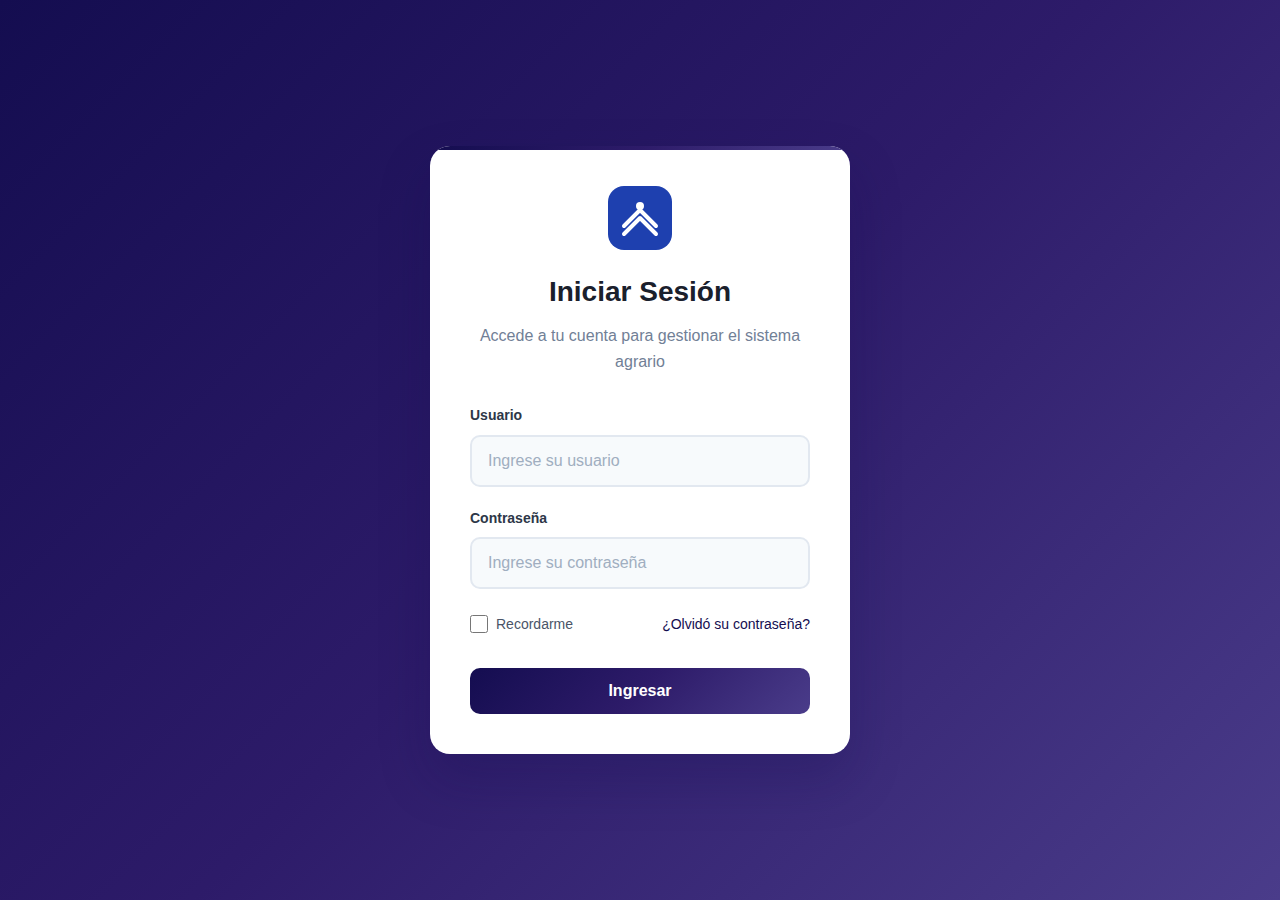
<file: ventas.html>
<!DOCTYPE html>
<html lang="es" class="light">
<head>
    <meta charset="utf-8">
    <link href="assets/images/logo.svg" rel="shortcut icon">
    <meta name="viewport" content="width=device-width, initial-scale=1">
    <meta name="description" content="Sistema Agraria - Registro de Ventas">
    <meta name="author" content="Sistema Agraria">
    <title>Registro de Ventas - Sistema Agraria</title>
    <link rel="stylesheet" href="assets/css/main.css">
    <link rel="stylesheet" href="assets/css/components.css">
</head>
<body>
    <!-- BEGIN: Sidebar -->
    <nav class="sidebar">
        <div class="sidebar-header">
            <a href="dashboard.html" class="flex items-center">
                <img alt="Sistema Agraria" class="w-8" src="assets/images/logo.svg">
                <span class="text-white text-lg ml-3">Sistema <span class="font-medium">Agraria</span></span>
            </a>
        </div>
        
        <ul class="sidebar-nav">
            <li class="nav-item">
                <a href="dashboard.html" class="nav-link">
                    <svg class="nav-icon" fill="none" stroke="currentColor" viewBox="0 0 24 24">
                        <path stroke-linecap="round" stroke-linejoin="round" stroke-width="2" d="M3 7v10a2 2 0 002 2h14a2 2 0 002-2V9a2 2 0 00-2-2H5a2 2 0 00-2-2z"></path>
                        <path stroke-linecap="round" stroke-linejoin="round" stroke-width="2" d="M8 5a2 2 0 012-2h4a2 2 0 012 2v6H8V5z"></path>
                    </svg>
                    Dashboard
                </a>
            </li>
            
            <li class="nav-item" id="usersNavItem">
                <a href="usuarios.html" class="nav-link">
                    <svg class="nav-icon" fill="none" stroke="currentColor" viewBox="0 0 24 24">
                        <path stroke-linecap="round" stroke-linejoin="round" stroke-width="2" d="M12 4.354a4 4 0 110 5.292M15 21H3v-1a6 6 0 0112 0v1zm0 0h6v-1a6 6 0 00-9-5.197m13.5-9a2.5 2.5 0 11-5 0 2.5 2.5 0 015 0z"></path>
                    </svg>
                    Usuarios
                </a>
            </li>
            
            <li class="nav-item">
                <a href="entornos.html" class="nav-link">
                    <svg class="nav-icon" fill="none" stroke="currentColor" viewBox="0 0 24 24">
                        <path stroke-linecap="round" stroke-linejoin="round" stroke-width="2" d="M19 21V5a2 2 0 00-2-2H7a2 2 0 00-2 2v16m14 0h2m-2 0h-5m-9 0H3m2 0h5M9 7h1m-1 4h1m4-4h1m-1 4h1m-5 10v-5a1 1 0 011-1h2a1 1 0 011 1v5m-4 0h4"></path>
                    </svg>
                    Entornos Formativos
                </a>
            </li>
            
            <li class="nav-item">
                <a href="actividades.html" class="nav-link">
                    <svg class="nav-icon" fill="none" stroke="currentColor" viewBox="0 0 24 24">
                        <path stroke-linecap="round" stroke-linejoin="round" stroke-width="2" d="M9 5H7a2 2 0 00-2 2v10a2 2 0 002 2h8a2 2 0 002-2V7a2 2 0 00-2-2h-2M9 5a2 2 0 002 2h2a2 2 0 002-2M9 5a2 2 0 012-2h2a2 2 0 012 2"></path>
                    </svg>
                    Registro de Actividades
                </a>
            </li>
            
            <li class="nav-item">
                <a href="consulta-actividades.html" class="nav-link">
                    <svg class="nav-icon" fill="none" stroke="currentColor" viewBox="0 0 24 24">
                        <path stroke-linecap="round" stroke-linejoin="round" stroke-width="2" d="M21 21l-6-6m2-5a7 7 0 11-14 0 7 7 0 0114 0z"></path>
                    </svg>
                    Consulta de Actividades
                </a>
            </li>
            
            <li class="nav-item">
                <a href="ventas.html" class="nav-link active">
                    <svg class="nav-icon" fill="none" stroke="currentColor" viewBox="0 0 24 24">
                        <path stroke-linecap="round" stroke-linejoin="round" stroke-width="2" d="M12 8c-1.657 0-3 .895-3 2s1.343 2 3 2 3 .895 3 2-1.343 2-3 2m0-8c1.11 0 2.08.402 2.599 1M12 8V7m0 1v8m0 0v1m0-1c-1.11 0-2.08-.402-2.599-1"></path>
                    </svg>
                    Registro de Ventas
                </a>
            </li>
            
            <li class="nav-item">
                <a href="consulta-ventas.html" class="nav-link">
                    <svg class="nav-icon" fill="none" stroke="currentColor" viewBox="0 0 24 24">
                        <path stroke-linecap="round" stroke-linejoin="round" stroke-width="2" d="M9 19v-6a2 2 0 00-2-2H5a2 2 0 00-2 2v6a2 2 0 002 2h2a2 2 0 002-2zm0 0V9a2 2 0 012-2h2a2 2 0 012 2v10m-6 0a2 2 0 002 2h2a2 2 0 002-2m0 0V5a2 2 0 012-2h2a2 2 0 012 2v14a2 2 0 01-2 2h-2a2 2 0 01-2-2z"></path>
                    </svg>
                    Consulta de Ventas
                </a>
            </li>
            
            <li class="nav-item">
                <a href="inventario.html" class="nav-link">
                    <svg class="nav-icon" fill="none" stroke="currentColor" viewBox="0 0 24 24">
                        <path stroke-linecap="round" stroke-linejoin="round" stroke-width="2" d="M20 7l-8-4-8 4m16 0l-8 4m8-4v10l-8 4m0-10L4 7m8 4v10M4 7v10l8 4"></path>
                    </svg>
                    Inventario
                </a>
            </li>
        </ul>
    </nav>
    <!-- END: Sidebar -->

    <!-- BEGIN: Main Content -->
    <main class="main-content">
        <!-- BEGIN: Header -->
        <header class="content-header">
            <div class="flex items-center justify-between">
                <div class="flex items-center">
                    <button id="mobileMenuToggle" class="btn btn-secondary mr-4 lg:hidden">
                        <svg class="w-5 h-5" fill="none" stroke="currentColor" viewBox="0 0 24 24">
                            <path stroke-linecap="round" stroke-linejoin="round" stroke-width="2" d="M4 6h16M4 12h16M4 18h16"></path>
                        </svg>
                    </button>
                    
                    <div>
                        <h1 class="text-2xl font-bold text-primary">Registro de Ventas</h1>
                        <nav class="breadcrumb">
                            <ol class="breadcrumb">
                                <li class="breadcrumb-item"><a href="dashboard.html">Dashboard</a></li>
                                <li class="breadcrumb-item active">Registro de Ventas</li>
                            </ol>
                        </nav>
                    </div>
                </div>
                
                <div class="flex items-center gap-4">
                    <div class="dropdown">
                        <button class="dropdown-toggle flex items-center gap-2">
                            <div class="w-8 h-8 bg-primary rounded-full flex items-center justify-center">
                                <span class="text-white text-sm font-medium" id="userInitials">U</span>
                            </div>
                            <div class="text-left">
                                <p class="text-sm font-medium" id="currentUserName">Usuario</p>
                                <p class="text-xs text-secondary" id="currentUserRole">Rol</p>
                            </div>
                            <svg class="w-4 h-4" fill="none" stroke="currentColor" viewBox="0 0 24 24">
                                <path stroke-linecap="round" stroke-linejoin="round" stroke-width="2" d="M19 9l-7 7-7-7"></path>
                            </svg>
                        </button>
                        
                        <div class="dropdown-menu">
                            
                            <div class="dropdown-divider"></div>
                            <a href="#" class="dropdown-item" id="logoutBtn">
                                <svg class="w-6 h-6" fill="none" stroke="currentColor" viewBox="0 0 24 24">
                                    <path stroke-linecap="round" stroke-linejoin="round" stroke-width="2" d="M17 16l4-4m0 0l-4-4m4 4H7m6 4v1a3 3 0 01-3 3H6a3 3 0 01-3-3V7a3 3 0 013-3h4a3 3 0 013 3v1"></path>
                                </svg>
                                Cerrar Sesión
                            </a>
                        </div>
                    </div>
                </div>
            </div>
        </header>
        <!-- END: Header -->
        
        <!-- BEGIN: Content Body -->
        <div class="content-body">
            <!-- Sales Form -->
            <div class="card mb-6">
                <div class="card-header">
                    <h3 class="card-title">Nueva Venta</h3>
                </div>
                <div class="card-body">
                    <form id="saleForm" class="form">
                        <div class="grid grid-cols-1 md:grid-cols-2 lg:grid-cols-3 gap-4 mb-4">
                            <div class="form-group">
                                <label for="customerName" class="form-label">Nombre del Cliente</label>
                                <input type="text" id="customerName" name="customerName" class="form-control" required>
                            </div>
                            <div class="form-group">
                                <label for="customerPhone" class="form-label">Teléfono</label>
                                <input type="tel" id="customerPhone" name="customerPhone" class="form-control">
                            </div>
                            <div class="form-group">
                                <label for="saleDate" class="form-label">Fecha de Venta</label>
                                <input type="date" id="saleDate" name="saleDate" class="form-control" required>
                            </div>
                        </div>

                        <!-- Products Section -->
                        <div class="mb-4">
                            <div class="flex items-center justify-between mb-3">
                                <h4 class="text-lg font-semibold">Productos</h4>
                            </div>
                            
                            <!-- Selector de producto para agregar a la venta -->
                            <div class="grid grid-cols-1 md:grid-cols-3 gap-4 mb-3 p-4 border rounded-lg">
                                <div class="form-group">
                                    <label for="productSelect" class="form-label">Producto</label>
                                    <select id="productSelect" class="form-control">
                                        <option value="">Seleccione un producto</option>
                                    </select>
                                </div>
                                <div class="form-group">
                                    <label for="productQuantity" class="form-label">Cantidad</label>
                                    <input type="number" id="productQuantity" class="form-control" min="1" placeholder="Ej: 1" />
                                </div>
                                <div class="form-group">
                                    <label for="productPrice" class="form-label">Precio Unitario</label>
                                    <input type="number" id="productPrice" class="form-control" min="0" step="0.01" placeholder="Auto desde producto" />
                                    <div class="mt-3">
                                        <button type="button" id="addProductBtn" class="btn btn-secondary w-full md:w-auto">
                                            <svg class="btn-icon" fill="none" stroke="currentColor" viewBox="0 0 24 24">
                                                <path stroke-linecap="round" stroke-linejoin="round" stroke-width="2" d="M12 6v6m0 0v6m0-6h6m-6 0H6"></path>
                                            </svg>
                                            Agregar Producto
                                        </button>
                                    </div>
                                </div>
                            </div>

                            <!-- Tabla de productos agregados -->
                            <div id="productsTableContainer"></div>
                        </div>

                        <!-- Total Section -->
                        <div class="grid grid-cols-1 md:grid-cols-3 gap-4 mb-4">
                            <div class="form-group">
                                <label class="form-label">Subtotal</label>
                                <div id="subtotalAmount">$0.00</div>
                            </div>
                            <div class="form-group">
                                <label class="form-label">IVA (21%)</label>
                                <div id="taxAmount">$0.00</div>
                            </div>
                            <div class="form-group">
                                <label class="form-label">Total</label>
                                <div id="totalAmount">$0.00</div>
                            </div>
                        </div>

                        <div class="form-group mb-4">
                            <label for="paymentMethod" class="form-label">Método de Pago</label>
                            <select id="paymentMethod" name="paymentMethod" class="form-control" required>
                                <option value="">Seleccionar método</option>
                                <option value="efectivo">Efectivo</option>
                                <option value="tarjeta">Tarjeta</option>
                                <option value="transferencia">Transferencia</option>
                            </select>
                        </div>

                        <div class="form-group mb-4">
                            <label for="notes" class="form-label">Notas</label>
                            <textarea id="notes" name="notes" class="form-control" rows="3" placeholder="Notas adicionales sobre la venta"></textarea>
                        </div>

                        <div class="flex gap-4">
                            <button type="submit" class="btn btn-primary">
                                <svg class="btn-icon" fill="none" stroke="currentColor" viewBox="0 0 24 24">
                                    <path stroke-linecap="round" stroke-linejoin="round" stroke-width="2" d="M12 6v6m0 0v6m0-6h6m-6 0H6"></path>
                                </svg>
                                Registrar Venta
                            </button>
                            <button type="button" id="clearSaleBtn" class="btn btn-secondary">
                                <svg class="btn-icon" fill="none" stroke="currentColor" viewBox="0 0 24 24">
                                    <path stroke-linecap="round" stroke-linejoin="round" stroke-width="2" d="M4 4v5h.582m15.356 2A8.001 8.001 0 004.582 9m0 0H9m11 11v-5h-.581m0 0a8.003 8.003 0 01-15.357-2m15.357 2H15"></path>
                                </svg>
                                Limpiar
                            </button>
                        </div>
                    </form>
                </div>
            </div>

            <!-- Recent Sales -->
            <div class="card">
                <div class="card-header">
                    <div class="flex items-center justify-between">
                        <h3 class="card-title">Ventas Recientes</h3>
                        <a href="consulta-ventas.html" class="btn btn-outline">
                            <svg class="btn-icon" fill="none" stroke="currentColor" viewBox="0 0 24 24">
                                <path stroke-linecap="round" stroke-linejoin="round" stroke-width="2" d="M21 21l-6-6m2-5a7 7 0 11-14 0 7 7 0 0114 0z"></path>
                            </svg>
                            Ver Todas
                        </a>
                    </div>
                </div>
                <div class="card-body">
                    <div id="recentSalesContainer">
                        <div class="table-responsive">
                            <table class="table table-sm" id="recentSalesTable">
                                <thead>
                                    <tr>
                                        <th>Fecha</th>
                                        <th>Cliente</th>
                                        <th>Productos</th>
                                        <th>Total</th>
                                        <th>Método de Pago</th>
                                        <th>Acciones</th>
                                    </tr>
                                </thead>
                                <tbody id="recentSalesTableBody">
                                    <!-- Recent sales data will be populated here -->
                                </tbody>
                            </table>
                        </div>
                    </div>
                </div>
            </div>
        </div>
        <!-- END: Content Body -->
    </main>
    <!-- END: Main Content -->

    <!-- BEGIN: JS Assets-->
    <script src="assets/js/components.js"></script>
    <script src="assets/js/auth.js"></script>
    <script src="assets/js/main.js"></script>
    <script src="assets/js/sales.js"></script>
    <script>
        // Initialize page-specific functionality
        document.addEventListener('DOMContentLoaded', () => {
            const user = Auth.getCurrentUser();
            if (user) {
                // Update user initials
                const initials = (user.firstName.charAt(0) + user.lastName.charAt(0)).toUpperCase();
                document.getElementById('userInitials').textContent = initials;
                
                // Hide users menu for non-admin users
                if (user.role !== 'administrador') {
                    const usersNavItem = document.getElementById('usersNavItem');
                    if (usersNavItem) {
                        usersNavItem.style.display = 'none';
                    }
                }
            }
        });
    </script>
    <!-- END: JS Assets-->
</body>
</html>
</file>
<file: assets/css/main.css>
/* ===== CSS VARIABLES ===== */
:root {
  /* Colors */
  --primary-color: #1e40af;
  --primary-hover: #1d4ed8;
  --secondary-color: #6b7280;
  --success-color: #10b981;
  --danger-color: #ef4444;
  --warning-color: #f59e0b;
  --info-color: #3b82f6;
  
  /* Background Colors */
  --bg-primary: #ffffff;
  --bg-secondary: #f8fafc;
  --bg-dark: #1e293b;
  --bg-sidebar: #0f172a;
  
  /* Text Colors */
  --text-primary: #1f2937;
  --text-secondary: #6b7280;
  --text-white: #ffffff;
  --text-muted: #9ca3af;
  
  /* Border Colors */
  --border-color: #e5e7eb;
  --border-dark: #374151;
  
  /* Shadows */
  --shadow-sm: 0 1px 2px 0 rgb(0 0 0 / 0.05);
  --shadow-md: 0 4px 6px -1px rgb(0 0 0 / 0.1), 0 2px 4px -2px rgb(0 0 0 / 0.1);
  --shadow-lg: 0 10px 15px -3px rgb(0 0 0 / 0.1), 0 4px 6px -4px rgb(0 0 0 / 0.1);
  
  /* Spacing */
  --spacing-xs: 0.25rem;
  --spacing-sm: 0.5rem;
  --spacing-md: 1rem;
  --spacing-lg: 1.5rem;
  --spacing-xl: 2rem;
  
  /* Border Radius */
  --radius-sm: 0.25rem;
  --radius-md: 0.375rem;
  --radius-lg: 0.5rem;
  --radius-xl: 0.75rem;
  
  /* Fonts */
  --font-family: 'Inter', -apple-system, BlinkMacSystemFont, 'Segoe UI', Roboto, sans-serif;
  --font-size-xs: 0.75rem;
  --font-size-sm: 0.875rem;
  --font-size-base: 1rem;
  --font-size-lg: 1.125rem;
  --font-size-xl: 1.25rem;
  --font-size-2xl: 1.5rem;
  --font-size-3xl: 1.875rem;
  --font-size-4xl: 2.25rem;
}

/* ===== RESET & BASE STYLES ===== */
* {
  margin: 0;
  padding: 0;
  box-sizing: border-box;
}

html {
  font-size: 16px;
  line-height: 1.6;
}

body {
  font-family: var(--font-family);
  font-size: var(--font-size-base);
  color: var(--text-primary);
  background-color: var(--bg-primary);
  line-height: 1.6;
  -webkit-font-smoothing: antialiased;
  -moz-osx-font-smoothing: grayscale;
}

/* ===== LAYOUT STYLES ===== */
.container {
  width: 100%;
  max-width: 1200px;
  margin: 0 auto;
  padding: 0 var(--spacing-md);
}

.container-fluid {
  width: 100%;
  padding: 0 var(--spacing-md);
}

/* Grid System */
.grid {
  display: grid;
}

.grid-cols-1 { grid-template-columns: repeat(1, minmax(0, 1fr)); }
.grid-cols-2 { grid-template-columns: repeat(2, minmax(0, 1fr)); }
.grid-cols-3 { grid-template-columns: repeat(3, minmax(0, 1fr)); }
.grid-cols-4 { grid-template-columns: repeat(4, minmax(0, 1fr)); }
.grid-cols-12 { grid-template-columns: repeat(12, minmax(0, 1fr)); }

.gap-1 { gap: var(--spacing-xs); }
.gap-2 { gap: var(--spacing-sm); }
.gap-4 { gap: var(--spacing-md); }
.gap-6 { gap: var(--spacing-lg); }
.gap-8 { gap: var(--spacing-xl); }

/* Flexbox */
.flex { display: flex; }
.flex-col { flex-direction: column; }
.flex-wrap { flex-wrap: wrap; }
.items-center { align-items: center; }
.items-start { align-items: flex-start; }
.items-end { align-items: flex-end; }
.justify-center { justify-content: center; }
.justify-between { justify-content: space-between; }
.justify-start { justify-content: flex-start; }
.justify-end { justify-content: flex-end; }

/* ===== LOGIN PAGE STYLES ===== */
.login {
  background: linear-gradient(135deg, var(--primary-color) 0%, #1e3a8a 100%);
  min-height: 100vh;
}

.login .container {
  max-width: none;
  height: 100vh;
}

/* ===== SIDEBAR STYLES ===== */
.sidebar {
  background-color: var(--bg-sidebar);
  width: 280px;
  min-height: 100vh;
  position: fixed;
  left: 0;
  top: 0;
  z-index: 1000;
  transition: transform 0.3s ease;
}

.sidebar.collapsed {
  transform: translateX(-100%);
}

.sidebar-header {
  padding: var(--spacing-lg);
  border-bottom: 1px solid var(--border-dark);
}

.sidebar-nav {
  padding: var(--spacing-md) 0;
}

.nav-item {
  list-style: none;
}

.nav-link {
  display: flex;
  align-items: center;
  padding: var(--spacing-sm) var(--spacing-lg);
  color: var(--text-white);
  text-decoration: none;
  transition: background-color 0.2s ease;
}

.nav-link:hover,
.nav-link.active {
  background-color: rgba(255, 255, 255, 0.1);
  color: var(--text-white);
}

.nav-icon {
  width: 20px;
  height: 20px;
  margin-right: var(--spacing-sm);
}

/* ===== MAIN CONTENT STYLES ===== */
.main-content {
  margin-left: 280px;
  min-height: 100vh;
  background-color: var(--bg-secondary);
  transition: margin-left 0.3s ease;
}

.main-content.expanded {
  margin-left: 0;
}

.content-header {
  background-color: var(--bg-primary);
  padding: var(--spacing-lg);
  border-bottom: 1px solid var(--border-color);
  box-shadow: var(--shadow-sm);
}

.content-body {
  padding: var(--spacing-lg);
}

/* ===== RESPONSIVE DESIGN ===== */
@media (max-width: 1024px) {
  .sidebar {
    transform: translateX(-100%);
  }
  
  .sidebar.open {
    transform: translateX(0);
  }
  
  .main-content {
    margin-left: 0;
  }
}

@media (max-width: 768px) {
  .container {
    padding: 0 var(--spacing-sm);
  }
  
  .grid-cols-2 {
    grid-template-columns: 1fr;
  }
  
  .content-header,
  .content-body {
    padding: var(--spacing-md);
  }
}

@media (max-width: 640px) {
  .container {
    padding: 0 var(--spacing-xs);
  }
  
  .login .container {
    padding: var(--spacing-sm);
  }
}

/* ===== UTILITY CLASSES ===== */
.hidden { display: none !important; }
.block { display: block !important; }
.inline { display: inline !important; }
.inline-block { display: inline-block !important; }

.text-center { text-align: center; }
.text-left { text-align: left; }
.text-right { text-align: right; }

.font-bold { font-weight: 700; }
.font-medium { font-weight: 500; }
.font-normal { font-weight: 400; }

.text-xs { font-size: var(--font-size-xs); }
.text-sm { font-size: var(--font-size-sm); }
.text-base { font-size: var(--font-size-base); }
.text-lg { font-size: var(--font-size-lg); }
.text-xl { font-size: var(--font-size-xl); }
.text-2xl { font-size: var(--font-size-2xl); }
.text-3xl { font-size: var(--font-size-3xl); }
.text-4xl { font-size: var(--font-size-4xl); }

.text-primary { color: var(--primary-color); }
.text-secondary { color: var(--text-secondary); }
.text-white { color: var(--text-white); }
.text-muted { color: var(--text-muted); }
.text-success { color: var(--success-color); }
.text-danger { color: var(--danger-color); }
.text-warning { color: var(--warning-color); }

.bg-primary { background-color: var(--bg-primary); }
.bg-secondary { background-color: var(--bg-secondary); }
.bg-dark { background-color: var(--bg-dark); }

.rounded { border-radius: var(--radius-md); }
.rounded-sm { border-radius: var(--radius-sm); }
.rounded-lg { border-radius: var(--radius-lg); }
.rounded-xl { border-radius: var(--radius-xl); }
.rounded-full { border-radius: 9999px; }

.shadow-sm { box-shadow: var(--shadow-sm); }
.shadow-md { box-shadow: var(--shadow-md); }
.shadow-lg { box-shadow: var(--shadow-lg); }

.m-0 { margin: 0; }
.m-1 { margin: var(--spacing-xs); }
.m-2 { margin: var(--spacing-sm); }
.m-4 { margin: var(--spacing-md); }
.m-6 { margin: var(--spacing-lg); }
.m-8 { margin: var(--spacing-xl); }

.mt-0 { margin-top: 0; }
.mt-1 { margin-top: var(--spacing-xs); }
.mt-2 { margin-top: var(--spacing-sm); }
.mt-4 { margin-top: var(--spacing-md); }
.mt-6 { margin-top: var(--spacing-lg); }
.mt-8 { margin-top: var(--spacing-xl); }

.mb-0 { margin-bottom: 0; }
.mb-1 { margin-bottom: var(--spacing-xs); }
.mb-2 { margin-bottom: var(--spacing-sm); }
.mb-4 { margin-bottom: var(--spacing-md); }
.mb-6 { margin-bottom: var(--spacing-lg); }
.mb-8 { margin-bottom: var(--spacing-xl); }

.ml-0 { margin-left: 0; }
.ml-1 { margin-left: var(--spacing-xs); }
.ml-2 { margin-left: var(--spacing-sm); }
.ml-3 { margin-left: 0.75rem; }
.ml-4 { margin-left: var(--spacing-md); }

.mr-0 { margin-right: 0; }
.mr-1 { margin-right: var(--spacing-xs); }
.mr-2 { margin-right: var(--spacing-sm); }
.mr-4 { margin-right: var(--spacing-md); }
.mr-auto { margin-right: auto; }

.p-0 { padding: 0; }
.p-1 { padding: var(--spacing-xs); }
.p-2 { padding: var(--spacing-sm); }
.p-4 { padding: var(--spacing-md); }
.p-6 { padding: var(--spacing-lg); }
.p-8 { padding: var(--spacing-xl); }

.px-4 { padding-left: var(--spacing-md); padding-right: var(--spacing-md); }
.px-5 { padding-left: 1.25rem; padding-right: 1.25rem; }
.px-8 { padding-left: var(--spacing-xl); padding-right: var(--spacing-xl); }

.py-3 { padding-top: 0.75rem; padding-bottom: 0.75rem; }
.py-4 { padding-top: var(--spacing-md); padding-bottom: var(--spacing-md); }
.py-5 { padding-top: 1.25rem; padding-bottom: 1.25rem; }
.py-8 { padding-top: var(--spacing-xl); padding-bottom: var(--spacing-xl); }

.pt-4 { padding-top: var(--spacing-md); }
.pt-5 { padding-top: 1.25rem; }

.w-6 { width: 1.5rem; }
.w-8 { width: 2rem; }
.w-16 { width: 4rem; }
.w-32 { width: 8rem; }
.w-full { width: 100%; }

.h-screen { height: 100vh; }
.min-h-screen { min-height: 100vh; }

.cursor-pointer { cursor: pointer; }
.select-none { user-select: none; }

/* ===== ANIMATIONS ===== */
.intro-x {
  opacity: 0;
  transform: translateX(-50px);
  animation: slideInLeft 0.6s ease forwards;
}

.intro-x:nth-child(1) { animation-delay: 0.1s; }
.intro-x:nth-child(2) { animation-delay: 0.2s; }
.intro-x:nth-child(3) { animation-delay: 0.3s; }
.intro-x:nth-child(4) { animation-delay: 0.4s; }
.intro-x:nth-child(5) { animation-delay: 0.5s; }

@keyframes slideInLeft {
  to {
    opacity: 1;
    transform: translateX(0);
  }
}

.-intro-x {
  opacity: 0;
  transform: translateX(50px);
  animation: slideInRight 0.6s ease forwards;
}

.-intro-x:nth-child(1) { animation-delay: 0.1s; }
.-intro-x:nth-child(2) { animation-delay: 0.2s; }
.-intro-x:nth-child(3) { animation-delay: 0.3s; }

@keyframes slideInRight {
  to {
    opacity: 1;
    transform: translateX(0);
  }
}

.text-opacity-70 {
  color: rgba(255, 255, 255, 0.7);
}

.-mt-16 {
  margin-top: -4rem;
}

.leading-tight {
  line-height: 1.25;
}

.xl\:block {
  display: block;
}

.xl\:hidden {
  display: none;
}

.xl\:bg-transparent {
  background-color: transparent;
}

.xl\:shadow-none {
  box-shadow: none;
}

.xl\:p-0 {
  padding: 0;
}

.xl\:ml-20 {
  margin-left: 5rem;
}

.xl\:mt-0 {
  margin-top: 0;
}

.xl\:mt-8 {
  margin-top: 2rem;
}

.xl\:mt-24 {
  margin-top: 6rem;
}

.xl\:mr-3 {
  margin-right: 0.75rem;
}

.xl\:w-32 {
  width: 8rem;
}

.xl\:w-auto {
  width: auto;
}

.xl\:h-auto {
  height: auto;
}

.xl\:py-0 {
  padding-top: 0;
  padding-bottom: 0;
}

.xl\:text-left {
  text-align: left;
}

.xl\:text-3xl {
  font-size: var(--font-size-3xl);
}

.xl\:my-0 {
  margin-top: 0;
  margin-bottom: 0;
}

.xl\:flex {
  display: flex;
}

.xl\:grid {
  display: grid;
}

.sm\:px-8 {
  padding-left: 2rem;
  padding-right: 2rem;
}

.sm\:px-10 {
  padding-left: 2.5rem;
  padding-right: 2.5rem;
}

.sm\:w-3\/4 {
  width: 75%;
}

.sm\:text-sm {
  font-size: var(--font-size-sm);
}

.lg\:w-2\/4 {
  width: 50%;
}

.my-10 {
  margin-top: 2.5rem;
  margin-bottom: 2.5rem;
}

.my-auto {
  margin-top: auto;
  margin-bottom: auto;
}

.align-top {
  vertical-align: top;
}

.border {
  border: 1px solid var(--border-color);
}

.w-1\/2 {
  width: 50%;
}

@media (min-width: 1280px) {
  .xl\:block { display: block; }
  .xl\:hidden { display: none; }
  .xl\:flex { display: flex; }
  .xl\:grid { display: grid; }
}
</file>
<file: assets/css/components.css>
/* ===== FORM COMPONENTS ===== */
.form-group {
  margin-bottom: var(--spacing-md);
}

.form-label {
  display: block;
  font-size: var(--font-size-sm);
  font-weight: 500;
  color: var(--text-primary);
  margin-bottom: var(--spacing-sm);
}

.form-control {
  width: 100%;
  padding: 0.75rem var(--spacing-md);
  font-size: var(--font-size-base);
  line-height: 1.5;
  color: var(--text-primary);
  background-color: var(--bg-primary);
  border: 1px solid var(--border-color);
  border-radius: var(--radius-md);
  transition: border-color 0.15s ease-in-out, box-shadow 0.15s ease-in-out;
}

.form-control:focus {
  outline: none;
  border-color: var(--primary-color);
  box-shadow: 0 0 0 3px rgba(30, 64, 175, 0.1);
}

.form-control.is-invalid {
  border-color: var(--danger-color);
}

.form-control.is-invalid:focus {
  border-color: var(--danger-color);
  box-shadow: 0 0 0 3px rgba(239, 68, 68, 0.1);
}

.form-select {
  background-image: url("data:image/svg+xml,%3csvg xmlns='http://www.w3.org/2000/svg' fill='none' viewBox='0 0 20 20'%3e%3cpath stroke='%236b7280' stroke-linecap='round' stroke-linejoin='round' stroke-width='1.5' d='m6 8 4 4 4-4'/%3e%3c/svg%3e");
  background-position: right 0.75rem center;
  background-repeat: no-repeat;
  background-size: 16px 12px;
  padding-right: 2.5rem;
}

.form-check-input {
  width: 1rem;
  height: 1rem;
  margin-top: 0.25em;
  vertical-align: top;
  background-color: var(--bg-primary);
  border: 1px solid var(--border-color);
  border-radius: var(--radius-sm);
  transition: background-color 0.15s ease-in-out, border-color 0.15s ease-in-out;
}

.form-check-input:checked {
  background-color: var(--primary-color);
  border-color: var(--primary-color);
}

.error-message {
  font-size: var(--font-size-sm);
  color: var(--danger-color);
  margin-top: var(--spacing-xs);
  display: none;
}

.error-message.show {
  display: block;
}

/* ===== BUTTON COMPONENTS ===== */
.btn {
  display: inline-flex;
  align-items: center;
  justify-content: center;
  padding: 0.5rem 1rem;
  font-size: var(--font-size-sm);
  font-weight: 500;
  line-height: 1.5;
  text-align: center;
  text-decoration: none;
  vertical-align: middle;
  cursor: pointer;
  border: 1px solid transparent;
  border-radius: var(--radius-md);
  transition: all 0.15s ease-in-out;
  user-select: none;
}

.btn:disabled {
  opacity: 0.6;
  cursor: not-allowed;
}

.btn-primary {
  color: var(--text-white);
  background-color: var(--primary-color);
  border-color: var(--primary-color);
}

.btn-primary:hover:not(:disabled) {
  background-color: var(--primary-hover);
  border-color: var(--primary-hover);
}

.btn-secondary {
  color: var(--text-primary);
  background-color: var(--bg-secondary);
  border-color: var(--border-color);
}

.btn-secondary:hover:not(:disabled) {
  background-color: #e2e8f0;
  border-color: #cbd5e1;
}

.btn-outline-secondary {
  color: var(--text-secondary);
  background-color: transparent;
  border-color: var(--border-color);
}

.btn-outline-secondary:hover:not(:disabled) {
  color: var(--text-primary);
  background-color: var(--bg-secondary);
}

.btn-success {
  color: var(--text-white);
  background-color: var(--success-color);
  border-color: var(--success-color);
}

.btn-success:hover:not(:disabled) {
  background-color: #059669;
  border-color: #059669;
}

.btn-danger {
  color: var(--text-white);
  background-color: var(--danger-color);
  border-color: var(--danger-color);
}

.btn-danger:hover:not(:disabled) {
  background-color: #dc2626;
  border-color: #dc2626;
}

.btn-warning {
  color: var(--text-white);
  background-color: var(--warning-color);
  border-color: var(--warning-color);
}

.btn-warning:hover:not(:disabled) {
  background-color: #d97706;
  border-color: #d97706;
}

.btn-sm {
  padding: 0.25rem 0.5rem;
  font-size: var(--font-size-xs);
}

.btn-lg {
  padding: 0.75rem 1.5rem;
  font-size: var(--font-size-lg);
}

.btn-icon {
  width: 20px;
  height: 20px;
  margin-right: var(--spacing-xs);
}

/* ===== ALERT COMPONENTS ===== */
.alert {
  padding: var(--spacing-md);
  margin-bottom: var(--spacing-md);
  border: 1px solid transparent;
  border-radius: var(--radius-md);
}

.alert-primary {
  color: #1e40af;
  background-color: #dbeafe;
  border-color: #bfdbfe;
}

.alert-success {
  color: #065f46;
  background-color: #d1fae5;
  border-color: #a7f3d0;
}

.alert-danger {
  color: #991b1b;
  background-color: #fee2e2;
  border-color: #fecaca;
}

.alert-warning {
  color: #92400e;
  background-color: #fef3c7;
  border-color: #fde68a;
}

.alert-info {
  color: #1e40af;
  background-color: #dbeafe;
  border-color: #bfdbfe;
}

/* ===== CARD COMPONENTS ===== */
.card {
  background-color: var(--bg-primary);
  border: 1px solid var(--border-color);
  border-radius: var(--radius-lg);
  box-shadow: var(--shadow-sm);
  overflow: hidden;
}

.card-header {
  padding: var(--spacing-lg);
  background-color: var(--bg-secondary);
  border-bottom: 1px solid var(--border-color);
}

.card-body {
  padding: var(--spacing-lg);
}

.card-footer {
  padding: var(--spacing-lg);
  background-color: var(--bg-secondary);
  border-top: 1px solid var(--border-color);
}

.card-title {
  font-size: var(--font-size-lg);
  font-weight: 600;
  margin-bottom: var(--spacing-sm);
  color: var(--text-primary);
}

/* ===== TABLE COMPONENTS ===== */
.table-container {
  overflow-x: auto;
  background-color: var(--bg-primary);
  border-radius: var(--radius-lg);
  box-shadow: var(--shadow-sm);
}

.table {
  width: 100%;
  border-collapse: collapse;
  font-size: var(--font-size-sm);
}

.table th,
.table td {
  padding: var(--spacing-md);
  text-align: left;
  border-bottom: 1px solid var(--border-color);
}

.table th {
  background-color: var(--bg-secondary);
  font-weight: 600;
  color: var(--text-primary);
  position: sticky;
  top: 0;
  z-index: 10;
}

.table tbody tr:hover {
  background-color: var(--bg-secondary);
}

.table-striped tbody tr:nth-child(even) {
  background-color: #f9fafb;
}

.table-striped tbody tr:nth-child(even):hover {
  background-color: var(--bg-secondary);
}

/* ===== MODAL COMPONENTS ===== */
.modal {
  position: fixed;
  top: 0;
  left: 0;
  width: 100%;
  height: 100%;
  background-color: rgba(0, 0, 0, 0.5);
  display: none;
  align-items: center;
  justify-content: center;
  z-index: 1050;
  opacity: 0;
  transition: opacity 0.3s ease;
}

.modal.show,
.modal.modal-open {
  display: flex !important;
  opacity: 1;
}

.modal-dialog {
  max-width: 500px;
  width: 90%;
  max-height: 90vh;
  overflow-y: auto;
  transform: scale(0.8);
  transition: transform 0.3s ease;
}

.modal.show .modal-dialog,
.modal.modal-open .modal-dialog {
  transform: scale(1);
}

.modal-dialog-lg {
  max-width: 800px;
}

.modal-content {
  background: var(--bg-primary);
  border-radius: 8px;
  box-shadow: 0 10px 25px rgba(0, 0, 0, 0.2);
  overflow: hidden;
}

.modal-header {
  padding: 1.5rem;
  border-bottom: 1px solid var(--border-color);
  display: flex;
  align-items: center;
  justify-content: space-between;
}

.modal-title {
  margin: 0;
  font-size: 1.25rem;
  font-weight: 600;
  color: var(--text-primary);
}

.modal-close {
  background: none;
  border: none;
  font-size: 1.5rem;
  color: var(--text-secondary);
  cursor: pointer;
  padding: 0;
  width: 30px;
  height: 30px;
  display: flex;
  align-items: center;
  justify-content: center;
  border-radius: 4px;
  transition: background-color 0.2s;
}

.modal-close:hover {
  background-color: var(--bg-secondary);
  color: var(--text-primary);
}

.modal-body {
  padding: 1.5rem;
  max-height: 60vh;
  overflow-y: auto;
}

.modal-footer {
  padding: 1rem 1.5rem;
  border-top: 1px solid var(--border-color);
  display: flex;
  gap: 0.75rem;
  justify-content: flex-end;
}

/* ===== DROPDOWN COMPONENTS ===== */
.dropdown {
  position: relative;
  display: inline-block;
}

.dropdown-toggle {
  background: none;
  border: 1px solid var(--border-color);
  padding: var(--spacing-sm) var(--spacing-md);
  border-radius: var(--radius-md);
  cursor: pointer;
  display: flex;
  align-items: center;
  gap: var(--spacing-sm);
}

.dropdown-toggle:hover {
  background-color: var(--bg-secondary);
}

.dropdown-menu {
  position: absolute;
  top: 100%;
  left: 0;
  z-index: 1000;
  min-width: 160px;
  padding: var(--spacing-sm) 0;
  margin: 2px 0 0;
  background-color: var(--bg-primary);
  border: 1px solid var(--border-color);
  border-radius: var(--radius-md);
  box-shadow: var(--shadow-lg);
  display: none;
}

.dropdown-menu.show {
  display: block;
}

.dropdown-item {
  display: block;
  width: 100%;
  padding: var(--spacing-sm) var(--spacing-md);
  color: var(--text-primary);
  text-decoration: none;
  background-color: transparent;
  border: 0;
  cursor: pointer;
  text-align: left;
}

.dropdown-item:hover {
  background-color: var(--bg-secondary);
  color: var(--text-primary);
}

.dropdown-divider {
  height: 0;
  margin: var(--spacing-sm) 0;
  overflow: hidden;
  border-top: 1px solid var(--border-color);
}

/* ===== BADGE COMPONENTS ===== */
.badge {
  display: inline-block;
  padding: 0.25em 0.5em;
  font-size: var(--font-size-xs);
  font-weight: 500;
  line-height: 1;
  text-align: center;
  white-space: nowrap;
  vertical-align: baseline;
  border-radius: var(--radius-sm);
}

.badge-primary {
  color: var(--text-white);
  background-color: var(--primary-color);
}

.badge-secondary {
  color: var(--text-white);
  background-color: var(--secondary-color);
}

.badge-success {
  color: var(--text-white);
  background-color: var(--success-color);
}

.badge-danger {
  color: var(--text-white);
  background-color: var(--danger-color);
}

.badge-warning {
  color: var(--text-white);
  background-color: var(--warning-color);
}

.badge-info {
  color: var(--text-white);
  background-color: var(--info-color);
}

/* ===== PAGINATION COMPONENTS ===== */
.pagination {
  display: flex;
  list-style: none;
  border-radius: var(--radius-md);
  margin: 0;
  padding: 0;
}

.page-item {
  margin: 0 2px;
}

.page-link {
  position: relative;
  display: block;
  padding: var(--spacing-sm) var(--spacing-md);
  color: var(--primary-color);
  text-decoration: none;
  background-color: var(--bg-primary);
  border: 1px solid var(--border-color);
  border-radius: var(--radius-md);
  transition: all 0.15s ease-in-out;
}

.page-link:hover {
  color: var(--primary-hover);
  background-color: var(--bg-secondary);
  border-color: var(--border-color);
}

.page-item.active .page-link {
  color: var(--text-white);
  background-color: var(--primary-color);
  border-color: var(--primary-color);
}

.page-item.disabled .page-link {
  color: var(--text-muted);
  background-color: var(--bg-primary);
  border-color: var(--border-color);
  cursor: not-allowed;
}

/* ===== LOADING COMPONENTS ===== */
.spinner {
  display: inline-block;
  width: 20px;
  height: 20px;
  border: 2px solid #f3f3f3;
  border-top: 2px solid var(--primary-color);
  border-radius: 50%;
  animation: spin 1s linear infinite;
}

@keyframes spin {
  0% { transform: rotate(0deg); }
  100% { transform: rotate(360deg); }
}

.loading-overlay {
  position: fixed;
  top: 0;
  left: 0;
  width: 100%;
  height: 100%;
  background-color: rgba(255, 255, 255, 0.8);
  display: none;
  align-items: center;
  justify-content: center;
  z-index: 9999;
}

.loading-overlay.show {
  display: flex;
}

/* ===== BREADCRUMB COMPONENTS ===== */
.breadcrumb {
  display: flex;
  flex-wrap: wrap;
  padding: 0;
  margin-bottom: var(--spacing-md);
  list-style: none;
  background-color: transparent;
}

.breadcrumb-item {
  display: flex;
  align-items: center;
}

.breadcrumb-item + .breadcrumb-item::before {
  content: "/";
  padding: 0 var(--spacing-sm);
  color: var(--text-muted);
}

.breadcrumb-item a {
  color: var(--primary-color);
  text-decoration: none;
}

.breadcrumb-item a:hover {
  text-decoration: underline;
}

.breadcrumb-item.active {
  color: var(--text-muted);
}

/* ===== RESPONSIVE UTILITIES ===== */
@media (max-width: 768px) {
  .modal-dialog {
    margin: var(--spacing-sm);
  }
  
  .table-container {
    font-size: var(--font-size-xs);
  }
  
  .table th,
  .table td {
    padding: var(--spacing-sm);
  }
  
  .btn {
    padding: var(--spacing-sm);
    font-size: var(--font-size-xs);
  }
  
  .card-header,
  .card-body,
  .card-footer {
    padding: var(--spacing-md);
  }
}
</file>
<file: assets/css/login.css>
body.login {
    background: linear-gradient(135deg, #140D50 0%, #2D1B69 50%, #4A3C8A 100%);
    min-height: 100vh;
    display: flex;
    align-items: center;
    justify-content: center;
    margin: 0;
    padding: 20px;
    font-family: 'Inter', -apple-system, BlinkMacSystemFont, 'Segoe UI', Roboto, sans-serif;
}

.login-container {
    background: white;
    border-radius: 20px;
    box-shadow: 0 25px 50px rgba(20, 13, 80, 0.25);
    padding: 40px;
    width: 100%;
    max-width: 420px;
    position: relative;
    overflow: hidden;
}

.login-container::before {
    content: '';
    position: absolute;
    top: 0;
    left: 0;
    right: 0;
    height: 4px;
    background: linear-gradient(90deg, #140D50, #2D1B69, #4A3C8A);
}

.login-header {
    text-align: center;
    margin-bottom: 30px;
}

.login-logo {
    width: 64px;
    height: 64px;
    margin: 0 auto 20px;
    display: block;
}

.login-title {
    font-size: 28px;
    font-weight: 700;
    color: #1a202c;
    margin: 0 0 8px 0;
}

.login-subtitle {
    color: #718096;
    font-size: 16px;
    margin: 0;
}

.form-group {
    margin-bottom: 20px;
}

.form-label {
    display: block;
    font-weight: 600;
    color: #2d3748;
    margin-bottom: 8px;
    font-size: 14px;
}

.form-control {
    width: 100%;
    padding: 12px 16px;
    border: 2px solid #e2e8f0;
    border-radius: 10px;
    font-size: 16px;
    color: #2d3748;
    background-color: #f7fafc;
    transition: all 0.2s ease;
    box-sizing: border-box;
}

.form-control:focus {
    outline: none;
    border-color: #140D50;
    background-color: white;
    box-shadow: 0 0 0 3px rgba(20, 13, 80, 0.1);
}

.form-control::placeholder {
    color: #a0aec0;
}

.remember-section {
    display: flex;
    align-items: center;
    justify-content: space-between;
    margin: 24px 0;
    font-size: 14px;
}

.remember-checkbox {
    display: flex;
    align-items: center;
    gap: 8px;
}

.remember-checkbox input[type="checkbox"] {
    width: 18px;
    height: 18px;
    accent-color: #140D50;
}

.remember-checkbox label {
    color: #4a5568;
    font-weight: 500;
    cursor: pointer;
}

.forgot-link {
    color: #140D50;
    text-decoration: none;
    font-weight: 500;
    transition: color 0.2s ease;
}

.forgot-link:hover {
    color: #2D1B69;
    text-decoration: underline;
}

.login-button {
    width: 100%;
    background: linear-gradient(135deg, #140D50 0%, #2D1B69 50%, #4A3C8A 100%);
    color: white;
    border: none;
    padding: 14px 24px;
    border-radius: 10px;
    font-size: 16px;
    font-weight: 600;
    cursor: pointer;
    transition: all 0.2s ease;
    margin-top: 8px;
}

.login-button:hover {
    transform: translateY(-2px);
    box-shadow: 0 10px 25px rgba(20, 13, 80, 0.3);
}

.login-button:active {
    transform: translateY(0);
}

.error-message {
    color: #e53e3e;
    font-size: 14px;
    margin-top: 6px;
    font-weight: 500;
}

.alert {
    padding: 12px 16px;
    border-radius: 8px;
    margin-top: 20px;
    font-size: 14px;
    font-weight: 500;
}

.alert-danger {
    background-color: #fed7d7;
    color: #c53030;
    border: 1px solid #feb2b2;
}

.hidden {
    display: none;
}

@media (max-width: 480px) {
    .login-container {
        padding: 30px 20px;
        margin: 10px;
    }
    
    .login-title {
        font-size: 24px;
    }
}
</file>
<file: assets/css/variables.css>
/* CSS Variables - Sistema Agraria */

:root {
    /* Colors */
    --primary-color: #059669;
    --primary-color-light: #d1fae5;
    --primary-color-dark: #047857;
    
    --secondary-color: #6b7280;
    --secondary-color-light: #f3f4f6;
    
    --success-color: #10b981;
    --success-color-light: #d1fae5;
    
    --warning-color: #f59e0b;
    --warning-color-light: #fef3c7;
    
    --danger-color: #ef4444;
    --danger-color-light: #fee2e2;
    
    --info-color: #3b82f6;
    --info-color-light: #dbeafe;
    
    /* Background Colors */
    --bg-color: #f9fafb;
    --card-bg: #ffffff;
    --sidebar-bg: #1f2937;
    --sidebar-hover: #374151;
    --hover-color: #f3f4f6;
    
    /* Text Colors */
    --text-color: #111827;
    --text-secondary: #6b7280;
    --text-muted: #9ca3af;
    --sidebar-text: #f9fafb;
    
    /* Border Colors */
    --border-color: #e5e7eb;
    --border-light: #f3f4f6;
    
    /* Shadows */
    --shadow-sm: 0 1px 2px 0 rgba(0, 0, 0, 0.05);
    --shadow: 0 1px 3px 0 rgba(0, 0, 0, 0.1), 0 1px 2px 0 rgba(0, 0, 0, 0.06);
    --shadow-md: 0 4px 6px -1px rgba(0, 0, 0, 0.1), 0 2px 4px -1px rgba(0, 0, 0, 0.06);
    --shadow-lg: 0 10px 15px -3px rgba(0, 0, 0, 0.1), 0 4px 6px -2px rgba(0, 0, 0, 0.05);
    
    /* Border Radius */
    --radius-sm: 0.25rem;
    --radius: 0.375rem;
    --radius-md: 0.5rem;
    --radius-lg: 0.75rem;
    --radius-xl: 1rem;
    
    /* Spacing */
    --spacing-xs: 0.25rem;
    --spacing-sm: 0.5rem;
    --spacing: 0.75rem;
    --spacing-md: 1rem;
    --spacing-lg: 1.5rem;
    --spacing-xl: 2rem;
    --spacing-2xl: 3rem;
    
    /* Typography */
    --font-family: -apple-system, BlinkMacSystemFont, 'Segoe UI', Roboto, sans-serif;
    --font-size-xs: 0.75rem;
    --font-size-sm: 0.875rem;
    --font-size: 1rem;
    --font-size-lg: 1.125rem;
    --font-size-xl: 1.25rem;
    --font-size-2xl: 1.5rem;
    --font-size-3xl: 1.875rem;
    
    --font-weight-normal: 400;
    --font-weight-medium: 500;
    --font-weight-semibold: 600;
    --font-weight-bold: 700;
    
    --line-height-tight: 1.25;
    --line-height-normal: 1.5;
    --line-height-relaxed: 1.75;
    
    /* Z-index */
    --z-dropdown: 1000;
    --z-modal: 1050;
    --z-tooltip: 1100;
    
    /* Transitions */
    --transition-fast: 0.15s ease;
    --transition: 0.2s ease;
    --transition-slow: 0.3s ease;
}
</file>
<file: assets/css/layout.css>
/* Layout Styles - Sistema Agraria */

/* Base Layout */
* {
    box-sizing: border-box;
}

body {
    margin: 0;
    padding: 0;
    font-family: var(--font-family);
    background-color: var(--bg-color);
    color: var(--text-color);
    line-height: var(--line-height-normal);
}

/* Main Layout Container */
.app-container {
    display: flex;
    min-height: 100vh;
}

/* Sidebar */
.sidebar {
    width: 280px;
    background-color: var(--sidebar-bg);
    color: var(--sidebar-text);
    position: fixed;
    top: 0;
    left: 0;
    height: 100vh;
    overflow-y: auto;
    z-index: var(--z-dropdown);
    transition: transform var(--transition-slow);
    border-right: 1px solid var(--border-color);
}

.sidebar-header {
    padding: var(--spacing-lg);
    border-bottom: 1px solid rgba(255, 255, 255, 0.1);
    display: flex;
    align-items: center;
    justify-content: space-between;
}

.sidebar-header h2 {
    margin: 0;
    font-size: var(--font-size-xl);
    font-weight: var(--font-weight-bold);
    color: var(--sidebar-text);
}

.sidebar-toggle {
    background: none;
    border: none;
    color: var(--sidebar-text);
    cursor: pointer;
    padding: var(--spacing-sm);
    border-radius: var(--radius);
    transition: background-color var(--transition);
}

.sidebar-toggle:hover {
    background-color: var(--sidebar-hover);
}

/* Sidebar Navigation */
.sidebar-nav {
    padding: var(--spacing-md) 0;
}

.sidebar-nav ul {
    list-style: none;
    margin: 0;
    padding: 0;
}

.sidebar-nav li {
    margin: 0;
}

.sidebar-nav a {
    display: flex;
    align-items: center;
    gap: var(--spacing);
    padding: var(--spacing) var(--spacing-lg);
    color: var(--sidebar-text);
    text-decoration: none;
    transition: all var(--transition);
    font-size: var(--font-size-sm);
    font-weight: var(--font-weight-medium);
}

.sidebar-nav a:hover {
    background-color: var(--sidebar-hover);
    color: #ffffff;
}

.sidebar-nav a.active {
    background-color: var(--primary-color);
    color: #ffffff;
    font-weight: var(--font-weight-semibold);
}

.sidebar-nav a svg {
    width: 20px;
    height: 20px;
    flex-shrink: 0;
}

/* Navigation Sections */
.nav-section {
    margin: var(--spacing-md) 0;
}

.nav-section-title {
    display: block;
    padding: var(--spacing-sm) var(--spacing-lg);
    color: var(--text-muted);
    font-size: var(--font-size-xs);
    font-weight: var(--font-weight-semibold);
    text-transform: uppercase;
    letter-spacing: 0.05em;
    margin-bottom: var(--spacing-sm);
}

.nav-section ul {
    list-style: none;
    margin: 0;
    padding: 0;
}

.nav-section li {
    margin: 0;
}

.nav-section a {
    padding-left: calc(var(--spacing-lg) + var(--spacing));
    font-size: var(--font-size-sm);
}

/* Main Content */
.main-content {
    flex: 1;
    margin-left: 280px;
    min-height: 100vh;
    display: flex;
    flex-direction: column;
}

/* Header */
.header {
    background-color: var(--card-bg);
    border-bottom: 1px solid var(--border-color);
    padding: 0 var(--spacing-lg);
    height: 64px;
    display: flex;
    align-items: center;
    justify-content: space-between;
    position: sticky;
    top: 0;
    z-index: 100;
    box-shadow: var(--shadow-sm);
}

.header-left {
    display: flex;
    align-items: center;
    gap: var(--spacing-md);
}

.header-left h1 {
    margin: 0;
    font-size: var(--font-size-xl);
    font-weight: var(--font-weight-semibold);
    color: var(--text-color);
}

.header-right {
    display: flex;
    align-items: center;
    gap: var(--spacing-md);
}

/* User Menu */
.user-menu {
    position: relative;
}

.user-menu-toggle {
    display: flex;
    align-items: center;
    gap: var(--spacing-sm);
    padding: var(--spacing-sm) var(--spacing);
    background: none;
    border: none;
    border-radius: var(--radius);
    cursor: pointer;
    transition: background-color var(--transition);
    color: var(--text-color);
    font-size: var(--font-size-sm);
}

.user-menu-toggle:hover {
    background-color: var(--hover-color);
}

.user-menu-dropdown {
    position: absolute;
    top: 100%;
    right: 0;
    background-color: var(--card-bg);
    border: 1px solid var(--border-color);
    border-radius: var(--radius);
    box-shadow: var(--shadow-lg);
    min-width: 200px;
    opacity: 0;
    visibility: hidden;
    transform: translateY(-10px);
    transition: all var(--transition);
    z-index: var(--z-dropdown);
}

.user-menu-dropdown.show {
    opacity: 1;
    visibility: visible;
    transform: translateY(0);
}

.user-menu-dropdown a {
    display: flex;
    align-items: center;
    gap: var(--spacing-sm);
    padding: var(--spacing) var(--spacing-md);
    color: var(--text-color);
    text-decoration: none;
    transition: background-color var(--transition);
    font-size: var(--font-size-sm);
}

.user-menu-dropdown a:hover {
    background-color: var(--hover-color);
}

/* Page Content */
.page-content {
    flex: 1;
    padding: var(--spacing-lg);
    max-width: 100%;
    overflow-x: hidden;
}

/* Cards */
.card {
    background-color: var(--card-bg);
    border: 1px solid var(--border-color);
    border-radius: var(--radius);
    box-shadow: var(--shadow-sm);
    overflow: hidden;
}

.card-header {
    padding: var(--spacing-lg);
    border-bottom: 1px solid var(--border-color);
    background-color: var(--card-bg);
    display: flex;
    align-items: center;
    justify-content: space-between;
}

.card-header h3 {
    margin: 0;
    font-size: var(--font-size-lg);
    font-weight: var(--font-weight-semibold);
    color: var(--text-color);
}

.card-header-actions {
    display: flex;
    align-items: center;
    gap: var(--spacing);
}

.card-body {
    padding: var(--spacing-lg);
}

.card-footer {
    padding: var(--spacing-lg);
    border-top: 1px solid var(--border-color);
    background-color: var(--secondary-color-light);
}

/* Mobile Responsive */
.mobile-only {
    display: none;
}

@media (max-width: 768px) {
    .sidebar {
        transform: translateX(-100%);
    }
    
    .sidebar.show {
        transform: translateX(0);
    }
    
    .main-content {
        margin-left: 0;
    }
    
    .mobile-only {
        display: block;
    }
    
    .header-left h1 {
        font-size: var(--font-size-lg);
    }
    
    .page-content {
        padding: var(--spacing-md);
    }
    
    .card-header,
    .card-body,
    .card-footer {
        padding: var(--spacing-md);
    }
}

@media (max-width: 480px) {
    .header {
        padding: 0 var(--spacing-md);
    }
    
    .header-left h1 {
        font-size: var(--font-size);
    }
    
    .page-content {
        padding: var(--spacing);
    }
    
    .card-header,
    .card-body {
        padding: var(--spacing);
    }
}

/* Print Styles */
@media print {
    .sidebar,
    .header {
        display: none;
    }
    
    .main-content {
        margin-left: 0;
    }
    
    .page-content {
        padding: 0;
    }
    
    .card {
        border: none;
        box-shadow: none;
    }
}
</file>
<file: assets/css/forms.css>
/* Forms Styles - Sistema Agraria */

/* Base Form Styles */
.form-group {
    margin-bottom: var(--spacing-md);
}

.form-label,
label {
    display: block;
    margin-bottom: var(--spacing-sm);
    font-weight: var(--font-weight-medium);
    color: var(--text-color);
    font-size: var(--font-size-sm);
}

.form-control {
    width: 100%;
    padding: var(--spacing) var(--spacing-md);
    border: 1px solid var(--border-color);
    border-radius: var(--radius);
    font-size: var(--font-size-sm);
    line-height: var(--line-height-normal);
    color: var(--text-color);
    background-color: var(--card-bg);
    transition: border-color var(--transition), box-shadow var(--transition);
}

.form-control:focus {
    outline: none;
    border-color: var(--primary-color);
    box-shadow: 0 0 0 3px rgba(5, 150, 105, 0.1);
}

.form-control:disabled {
    background-color: var(--secondary-color-light);
    color: var(--text-secondary);
    cursor: not-allowed;
}

.form-control::placeholder {
    color: var(--text-muted);
}

/* Form Control Sizes */
.form-control-sm {
    padding: var(--spacing-sm) var(--spacing);
    font-size: var(--font-size-xs);
}

.form-control-lg {
    padding: var(--spacing-md) var(--spacing-lg);
    font-size: var(--font-size);
}

/* Select Styling */
select.form-control {
    background-image: url("data:image/svg+xml,%3csvg xmlns='http://www.w3.org/2000/svg' fill='none' viewBox='0 0 20 20'%3e%3cpath stroke='%236b7280' stroke-linecap='round' stroke-linejoin='round' stroke-width='1.5' d='m6 8 4 4 4-4'/%3e%3c/svg%3e");
    background-position: right var(--spacing) center;
    background-repeat: no-repeat;
    background-size: 16px 12px;
    padding-right: 2.5rem;
    appearance: none;
}

/* Textarea */
textarea.form-control {
    resize: vertical;
    min-height: 100px;
}

/* Form Grid */
.form-grid {
    display: grid;
    grid-template-columns: repeat(auto-fit, minmax(250px, 1fr));
    gap: var(--spacing-md);
}

.form-grid-2 {
    display: grid;
    grid-template-columns: 1fr 1fr;
    gap: var(--spacing-md);
}

.form-grid-3 {
    display: grid;
    grid-template-columns: 1fr 1fr 1fr;
    gap: var(--spacing-md);
}

/* Form Actions */
.form-actions {
    display: flex;
    gap: var(--spacing);
    align-items: center;
    justify-content: flex-start;
    margin-top: var(--spacing-lg);
}

.form-actions.center {
    justify-content: center;
}

.form-actions.end {
    justify-content: flex-end;
}

/* Button Styles */
.btn {
    display: inline-flex;
    align-items: center;
    gap: var(--spacing-sm);
    padding: var(--spacing) var(--spacing-md);
    border: 1px solid transparent;
    border-radius: var(--radius);
    font-size: var(--font-size-sm);
    font-weight: var(--font-weight-medium);
    line-height: var(--line-height-tight);
    text-decoration: none;
    cursor: pointer;
    transition: all var(--transition);
    white-space: nowrap;
    user-select: none;
}

.btn:focus {
    outline: none;
    box-shadow: 0 0 0 3px rgba(59, 130, 246, 0.1);
}

.btn:disabled {
    opacity: 0.6;
    cursor: not-allowed;
}

/* Button Variants */
.btn-primary {
    background-color: var(--primary-color);
    color: white;
    border-color: var(--primary-color);
}

.btn-primary:hover:not(:disabled) {
    background-color: var(--primary-color-dark);
    border-color: var(--primary-color-dark);
}

.btn-secondary {
    background-color: var(--secondary-color);
    color: white;
    border-color: var(--secondary-color);
}

.btn-secondary:hover:not(:disabled) {
    background-color: #4b5563;
    border-color: #4b5563;
}

.btn-success {
    background-color: var(--success-color);
    color: white;
    border-color: var(--success-color);
}

.btn-success:hover:not(:disabled) {
    background-color: #059669;
    border-color: #059669;
}

.btn-warning {
    background-color: var(--warning-color);
    color: white;
    border-color: var(--warning-color);
}

.btn-warning:hover:not(:disabled) {
    background-color: #d97706;
    border-color: #d97706;
}

.btn-danger {
    background-color: var(--danger-color);
    color: white;
    border-color: var(--danger-color);
}

.btn-danger:hover:not(:disabled) {
    background-color: #dc2626;
    border-color: #dc2626;
}

.btn-outline {
    background-color: transparent;
    color: var(--text-color);
    border-color: var(--border-color);
}

.btn-outline:hover:not(:disabled) {
    background-color: var(--hover-color);
    border-color: var(--secondary-color);
}

/* Button Sizes */
.btn-sm {
    padding: var(--spacing-sm) var(--spacing);
    font-size: var(--font-size-xs);
}

.btn-lg {
    padding: var(--spacing-md) var(--spacing-xl);
    font-size: var(--font-size);
}

/* Form Validation */
.form-control.is-valid {
    border-color: var(--success-color);
}

.form-control.is-invalid {
    border-color: var(--danger-color);
}

.valid-feedback {
    display: block;
    margin-top: var(--spacing-xs);
    font-size: var(--font-size-xs);
    color: var(--success-color);
}

.invalid-feedback {
    display: block;
    margin-top: var(--spacing-xs);
    font-size: var(--font-size-xs);
    color: var(--danger-color);
}

/* Checkbox and Radio */
.form-check {
    display: flex;
    align-items: center;
    gap: var(--spacing-sm);
    margin-bottom: var(--spacing);
}

.form-check-input {
    width: 16px;
    height: 16px;
    margin: 0;
    accent-color: var(--primary-color);
}

.form-check-label {
    margin: 0;
    font-size: var(--font-size-sm);
    cursor: pointer;
}

/* Input Groups */
.input-group {
    display: flex;
    width: 100%;
}

.input-group .form-control {
    border-radius: 0;
    border-right: none;
}

.input-group .form-control:first-child {
    border-top-left-radius: var(--radius);
    border-bottom-left-radius: var(--radius);
}

.input-group .form-control:last-child {
    border-top-right-radius: var(--radius);
    border-bottom-right-radius: var(--radius);
    border-right: 1px solid var(--border-color);
}

.input-group-text {
    display: flex;
    align-items: center;
    padding: var(--spacing) var(--spacing-md);
    background-color: var(--secondary-color-light);
    border: 1px solid var(--border-color);
    border-left: none;
    color: var(--text-secondary);
    font-size: var(--font-size-sm);
}

.input-group-text:first-child {
    border-left: 1px solid var(--border-color);
    border-right: none;
    border-top-left-radius: var(--radius);
    border-bottom-left-radius: var(--radius);
}

.input-group-text:last-child {
    border-top-right-radius: var(--radius);
    border-bottom-right-radius: var(--radius);
}

/* Product Selector Specific Styles */
.product-selector {
    background-color: var(--card-bg);
    border: 1px solid var(--border-color);
    border-radius: var(--radius);
    padding: var(--spacing-md);
    margin-bottom: var(--spacing-md);
}

.product-selector h4 {
    margin: 0 0 var(--spacing-md) 0;
    font-size: var(--font-size);
    font-weight: var(--font-weight-semibold);
    color: var(--text-color);
}

.product-form {
    display: grid;
    grid-template-columns: 2fr 1fr 1fr auto;
    gap: var(--spacing);
    align-items: end;
}

.product-item {
    display: grid;
    grid-template-columns: 2fr 1fr 1fr 1fr auto;
    gap: var(--spacing);
    align-items: center;
    padding: var(--spacing);
    background-color: var(--secondary-color-light);
    border-radius: var(--radius);
    margin-bottom: var(--spacing-sm);
}

.product-item:last-child {
    margin-bottom: 0;
}

/* Sale Summary */
.sale-summary {
    background-color: var(--card-bg);
    border: 1px solid var(--border-color);
    border-radius: var(--radius);
    padding: var(--spacing-lg);
    margin-top: var(--spacing-lg);
}

.sale-summary h4 {
    margin: 0 0 var(--spacing-md) 0;
    font-size: var(--font-size);
    font-weight: var(--font-weight-semibold);
    color: var(--text-color);
}

.summary-row {
    display: flex;
    justify-content: space-between;
    align-items: center;
    padding: var(--spacing-sm) 0;
    border-bottom: 1px solid var(--border-light);
}

.summary-row:last-child {
    border-bottom: none;
    font-weight: var(--font-weight-semibold);
    font-size: var(--font-size);
    color: var(--primary-color);
}

.summary-label {
    color: var(--text-color);
}

.summary-value {
    font-weight: var(--font-weight-medium);
    color: var(--text-color);
}

/* Receipt Modal Styles */
.receipt-content {
    text-align: center;
    padding: var(--spacing-lg);
}

.receipt-header {
    margin-bottom: var(--spacing-xl);
}

.receipt-header h2 {
    margin: 0;
    color: var(--primary-color);
    font-size: var(--font-size-2xl);
    font-weight: var(--font-weight-bold);
}

.receipt-header h3 {
    margin: var(--spacing-sm) 0 0 0;
    color: var(--text-secondary);
    font-size: var(--font-size);
    font-weight: var(--font-weight-normal);
}

.receipt-info {
    text-align: left;
    margin-bottom: var(--spacing-lg);
}

.receipt-info p {
    margin: var(--spacing-xs) 0;
    font-size: var(--font-size-sm);
}

.receipt-table {
    width: 100%;
    border-collapse: collapse;
    margin-bottom: var(--spacing-lg);
}

.receipt-table th,
.receipt-table td {
    padding: var(--spacing-sm);
    text-align: left;
    border-bottom: 1px solid var(--border-color);
    font-size: var(--font-size-sm);
}

.receipt-table th {
    background-color: var(--secondary-color-light);
    font-weight: var(--font-weight-semibold);
}

.receipt-table .text-right {
    text-align: right;
}

.receipt-totals {
    text-align: right;
    margin-bottom: var(--spacing-xl);
}

.receipt-totals .total-row {
    display: flex;
    justify-content: space-between;
    padding: var(--spacing-xs) 0;
    font-size: var(--font-size-sm);
}

.receipt-totals .total-row.final {
    font-weight: var(--font-weight-bold);
    font-size: var(--font-size);
    color: var(--primary-color);
    border-top: 2px solid var(--border-color);
    padding-top: var(--spacing-sm);
    margin-top: var(--spacing-sm);
}

.receipt-footer {
    text-align: center;
    color: var(--text-secondary);
    font-size: var(--font-size-sm);
}

/* Modal Styles */
.modal {
    position: fixed;
    top: 0;
    left: 0;
    width: 100%;
    height: 100%;
    background-color: rgba(0, 0, 0, 0.5);
    display: flex;
    align-items: center;
    justify-content: center;
    z-index: var(--z-modal);
    opacity: 0;
    visibility: hidden;
    transition: all var(--transition);
}

.modal.show {
    opacity: 1;
    visibility: visible;
}

.modal-dialog {
    background-color: var(--card-bg);
    border-radius: var(--radius);
    box-shadow: var(--shadow-lg);
    max-width: 500px;
    width: 90%;
    max-height: 90vh;
    overflow-y: auto;
    transform: scale(0.9);
    transition: transform var(--transition);
}

.modal.show .modal-dialog {
    transform: scale(1);
}

.modal-lg {
    max-width: 800px;
}

.modal-sm {
    max-width: 300px;
}

.modal-header {
    padding: var(--spacing-lg);
    border-bottom: 1px solid var(--border-color);
    display: flex;
    align-items: center;
    justify-content: space-between;
}

.modal-title {
    margin: 0;
    font-size: var(--font-size-lg);
    font-weight: var(--font-weight-semibold);
    color: var(--text-color);
}

.modal-close {
    background: none;
    border: none;
    color: var(--text-secondary);
    cursor: pointer;
    padding: var(--spacing-sm);
    border-radius: var(--radius);
    transition: background-color var(--transition);
}

.modal-close:hover {
    background-color: var(--hover-color);
    color: var(--text-color);
}

.modal-body {
    padding: var(--spacing-lg);
}

.modal-footer {
    padding: var(--spacing-lg);
    border-top: 1px solid var(--border-color);
    display: flex;
    gap: var(--spacing);
    justify-content: flex-end;
}

/* Responsive Forms */
@media (max-width: 768px) {
    .form-grid {
        grid-template-columns: 1fr;
    }
    
    .form-grid-2,
    .form-grid-3 {
        grid-template-columns: 1fr;
    }
    
    .form-actions {
        flex-direction: column;
        align-items: stretch;
    }
    
    .btn {
        justify-content: center;
    }
    
    .product-form {
        grid-template-columns: 1fr;
        gap: var(--spacing-sm);
    }
    
    .product-item {
        grid-template-columns: 1fr;
        text-align: center;
    }
    
    .modal-dialog {
        width: 95%;
        margin: var(--spacing);
    }
    
    .modal-header,
    .modal-body,
    .modal-footer {
        padding: var(--spacing-md);
    }
}

@media (max-width: 480px) {
    .form-group {
        margin-bottom: var(--spacing);
    }
    
    .form-control {
        padding: var(--spacing-sm);
    }
    
    .btn {
        padding: var(--spacing-sm) var(--spacing);
    }
    
    .sale-summary,
    .product-selector {
        padding: var(--spacing);
    }
}
</file>
<file: assets/css/tables.css>
/* Tables Styles - Sistema Agraria */

/* Base Table Styles */
.table-responsive {
    overflow-x: auto;
    -webkit-overflow-scrolling: touch;
}

.table {
    width: 100%;
    margin-bottom: 1rem;
    background-color: transparent;
    border-collapse: collapse;
}

.table th,
.table td {
    padding: 0.75rem;
    vertical-align: top;
    border-bottom: 1px solid var(--border-color);
    text-align: left;
}

.table thead th {
    font-weight: 600;
    color: var(--text-color);
    background-color: var(--secondary-color-light);
    border-bottom: 2px solid var(--border-color);
    position: sticky;
    top: 0;
    z-index: 10;
}

.table tbody tr:hover {
    background-color: var(--hover-color);
}

/* Table Variants */
.table-striped tbody tr:nth-of-type(odd) {
    background-color: rgba(0, 0, 0, 0.02);
}

.table-bordered {
    border: 1px solid var(--border-color);
}

.table-bordered th,
.table-bordered td {
    border: 1px solid var(--border-color);
}

.table-borderless th,
.table-borderless td,
.table-borderless thead th {
    border: 0;
}

/* Table Sizes */
.table-sm th,
.table-sm td {
    padding: 0.5rem;
}

.table-lg th,
.table-lg td {
    padding: 1rem;
}

/* Data Table Styles */
.data-table {
    background-color: var(--card-bg);
    border-radius: var(--radius);
    overflow: hidden;
    box-shadow: var(--shadow);
}

.data-table .table {
    margin-bottom: 0;
}

.data-table .table th {
    background-color: var(--card-bg);
    font-size: 0.875rem;
    font-weight: 600;
    color: var(--text-color);
    text-transform: uppercase;
    letter-spacing: 0.025em;
}

.data-table .table td {
    font-size: 0.875rem;
    color: var(--text-color);
}

/* Table Actions */
.table-actions {
    display: flex;
    gap: 0.5rem;
    align-items: center;
    justify-content: flex-end;
}

/* Text Utilities for Tables */
.text-sm {
    font-size: 0.875rem;
}

.text-xs {
    font-size: 0.75rem;
}

.font-medium {
    font-weight: 500;
}

.font-semibold {
    font-weight: 600;
}

.text-secondary {
    color: var(--text-secondary);
}

.text-muted {
    color: var(--text-muted);
}

.text-center {
    text-align: center;
}

.text-right {
    text-align: right;
}

/* Status Indicators */
.status-indicator {
    display: inline-flex;
    align-items: center;
    gap: 0.5rem;
    font-size: 0.875rem;
}

.status-dot {
    width: 8px;
    height: 8px;
    border-radius: 50%;
    flex-shrink: 0;
}

.status-dot.success {
    background-color: var(--success-color);
}

.status-dot.warning {
    background-color: var(--warning-color);
}

.status-dot.danger {
    background-color: var(--danger-color);
}

.status-dot.info {
    background-color: var(--info-color);
}

/* Empty State */
.table-empty {
    text-align: center;
    padding: 3rem 1rem;
    color: var(--text-secondary);
}

.table-empty svg {
    width: 48px;
    height: 48px;
    margin-bottom: 1rem;
    color: var(--text-muted);
}

.table-empty h3 {
    margin: 0 0 0.5rem 0;
    font-size: 1.125rem;
    font-weight: 500;
    color: var(--text-color);
}

.table-empty p {
    margin: 0;
    font-size: 0.875rem;
    color: var(--text-secondary);
}

/* Table Pagination */
.table-pagination {
    display: flex;
    justify-content: between;
    align-items: center;
    padding: 1rem;
    border-top: 1px solid var(--border-color);
    background-color: var(--card-bg);
}

.pagination-info {
    font-size: 0.875rem;
    color: var(--text-secondary);
}

.pagination-controls {
    display: flex;
    gap: 0.5rem;
}

/* Table Search */
.table-search {
    margin-bottom: 1rem;
}

.table-search .form-control {
    max-width: 300px;
}

/* Table Filters */
.table-filters {
    display: flex;
    gap: 1rem;
    align-items: center;
    margin-bottom: 1rem;
    flex-wrap: wrap;
}

.table-filters .form-control {
    max-width: 200px;
}

/* Sortable Headers */
.sortable {
    cursor: pointer;
    user-select: none;
    position: relative;
}

.sortable:hover {
    background-color: var(--hover-color);
}

.sortable::after {
    content: '';
    position: absolute;
    right: 0.5rem;
    top: 50%;
    transform: translateY(-50%);
    width: 0;
    height: 0;
    border-left: 4px solid transparent;
    border-right: 4px solid transparent;
    border-bottom: 4px solid var(--text-muted);
    opacity: 0.5;
}

.sortable.asc::after {
    border-bottom: 4px solid var(--text-color);
    border-top: none;
    opacity: 1;
}

.sortable.desc::after {
    border-top: 4px solid var(--text-color);
    border-bottom: none;
    opacity: 1;
}

/* Mobile Responsive */
@media (max-width: 768px) {
    .table-responsive {
        font-size: 0.875rem;
    }
    
    .table th,
    .table td {
        padding: 0.5rem 0.25rem;
    }
    
    .table-actions {
        flex-direction: column;
        gap: 0.25rem;
    }
    
    .table-filters {
        flex-direction: column;
        align-items: stretch;
    }
    
    .table-filters .form-control {
        max-width: none;
    }
    
    /* Stack table on mobile */
    .table-stack {
        border: 0;
    }
    
    .table-stack thead {
        display: none;
    }
    
    .table-stack tr {
        display: block;
        border: 1px solid var(--border-color);
        margin-bottom: 1rem;
        border-radius: var(--radius);
        background-color: var(--card-bg);
    }
    
    .table-stack td {
        display: block;
        text-align: right;
        border: none;
        border-bottom: 1px solid var(--border-light);
        padding: 0.75rem;
    }
    
    .table-stack td:last-child {
        border-bottom: none;
    }
    
    .table-stack td::before {
        content: attr(data-label) ": ";
        float: left;
        font-weight: 600;
        color: var(--text-color);
    }
}

/* Loading State */
.table-loading {
    position: relative;
    overflow: hidden;
}

.table-loading::after {
    content: '';
    position: absolute;
    top: 0;
    left: 0;
    right: 0;
    bottom: 0;
    background: linear-gradient(90deg, transparent, rgba(255, 255, 255, 0.4), transparent);
    animation: loading 1.5s infinite;
}

@keyframes loading {
    0% { transform: translateX(-100%); }
    100% { transform: translateX(100%); }
}
</file>
<file: assets/css/utilities.css>
/* Utilities - Sistema Agraria */

/* Spacing Utilities */
.m-0 { margin: 0; }
.m-1 { margin: 0.25rem; }
.m-2 { margin: 0.5rem; }
.m-3 { margin: 0.75rem; }
.m-4 { margin: 1rem; }
.m-5 { margin: 1.25rem; }
.m-6 { margin: 1.5rem; }
.m-8 { margin: 2rem; }
.m-10 { margin: 2.5rem; }
.m-12 { margin: 3rem; }

.mt-0 { margin-top: 0; }
.mt-1 { margin-top: 0.25rem; }
.mt-2 { margin-top: 0.5rem; }
.mt-3 { margin-top: 0.75rem; }
.mt-4 { margin-top: 1rem; }
.mt-5 { margin-top: 1.25rem; }
.mt-6 { margin-top: 1.5rem; }
.mt-8 { margin-top: 2rem; }
.mt-10 { margin-top: 2.5rem; }
.mt-12 { margin-top: 3rem; }

.mr-0 { margin-right: 0; }
.mr-1 { margin-right: 0.25rem; }
.mr-2 { margin-right: 0.5rem; }
.mr-3 { margin-right: 0.75rem; }
.mr-4 { margin-right: 1rem; }
.mr-5 { margin-right: 1.25rem; }
.mr-6 { margin-right: 1.5rem; }

.mb-0 { margin-bottom: 0; }
.mb-1 { margin-bottom: 0.25rem; }
.mb-2 { margin-bottom: 0.5rem; }
.mb-3 { margin-bottom: 0.75rem; }
.mb-4 { margin-bottom: 1rem; }
.mb-5 { margin-bottom: 1.25rem; }
.mb-6 { margin-bottom: 1.5rem; }
.mb-8 { margin-bottom: 2rem; }
.mb-10 { margin-bottom: 2.5rem; }
.mb-12 { margin-bottom: 3rem; }

.ml-0 { margin-left: 0; }
.ml-1 { margin-left: 0.25rem; }
.ml-2 { margin-left: 0.5rem; }
.ml-3 { margin-left: 0.75rem; }
.ml-4 { margin-left: 1rem; }
.ml-5 { margin-left: 1.25rem; }
.ml-6 { margin-left: 1.5rem; }

.mx-0 { margin-left: 0; margin-right: 0; }
.mx-1 { margin-left: 0.25rem; margin-right: 0.25rem; }
.mx-2 { margin-left: 0.5rem; margin-right: 0.5rem; }
.mx-3 { margin-left: 0.75rem; margin-right: 0.75rem; }
.mx-4 { margin-left: 1rem; margin-right: 1rem; }
.mx-auto { margin-left: auto; margin-right: auto; }

.my-0 { margin-top: 0; margin-bottom: 0; }
.my-1 { margin-top: 0.25rem; margin-bottom: 0.25rem; }
.my-2 { margin-top: 0.5rem; margin-bottom: 0.5rem; }
.my-3 { margin-top: 0.75rem; margin-bottom: 0.75rem; }
.my-4 { margin-top: 1rem; margin-bottom: 1rem; }
.my-6 { margin-top: 1.5rem; margin-bottom: 1.5rem; }

/* Padding Utilities */
.p-0 { padding: 0; }
.p-1 { padding: 0.25rem; }
.p-2 { padding: 0.5rem; }
.p-3 { padding: 0.75rem; }
.p-4 { padding: 1rem; }
.p-5 { padding: 1.25rem; }
.p-6 { padding: 1.5rem; }
.p-8 { padding: 2rem; }

.pt-0 { padding-top: 0; }
.pt-1 { padding-top: 0.25rem; }
.pt-2 { padding-top: 0.5rem; }
.pt-3 { padding-top: 0.75rem; }
.pt-4 { padding-top: 1rem; }
.pt-6 { padding-top: 1.5rem; }

.pr-0 { padding-right: 0; }
.pr-1 { padding-right: 0.25rem; }
.pr-2 { padding-right: 0.5rem; }
.pr-3 { padding-right: 0.75rem; }
.pr-4 { padding-right: 1rem; }

.pb-0 { padding-bottom: 0; }
.pb-1 { padding-bottom: 0.25rem; }
.pb-2 { padding-bottom: 0.5rem; }
.pb-3 { padding-bottom: 0.75rem; }
.pb-4 { padding-bottom: 1rem; }

.pl-0 { padding-left: 0; }
.pl-1 { padding-left: 0.25rem; }
.pl-2 { padding-left: 0.5rem; }
.pl-3 { padding-left: 0.75rem; }
.pl-4 { padding-left: 1rem; }

.px-0 { padding-left: 0; padding-right: 0; }
.px-1 { padding-left: 0.25rem; padding-right: 0.25rem; }
.px-2 { padding-left: 0.5rem; padding-right: 0.5rem; }
.px-3 { padding-left: 0.75rem; padding-right: 0.75rem; }
.px-4 { padding-left: 1rem; padding-right: 1rem; }

.py-0 { padding-top: 0; padding-bottom: 0; }
.py-1 { padding-top: 0.25rem; padding-bottom: 0.25rem; }
.py-2 { padding-top: 0.5rem; padding-bottom: 0.5rem; }
.py-3 { padding-top: 0.75rem; padding-bottom: 0.75rem; }
.py-4 { padding-top: 1rem; padding-bottom: 1rem; }

/* Flexbox Utilities */
.flex { display: flex; }
.inline-flex { display: inline-flex; }
.flex-row { flex-direction: row; }
.flex-col { flex-direction: column; }
.flex-wrap { flex-wrap: wrap; }
.flex-nowrap { flex-wrap: nowrap; }

.justify-start { justify-content: flex-start; }
.justify-end { justify-content: flex-end; }
.justify-center { justify-content: center; }
.justify-between { justify-content: space-between; }
.justify-around { justify-content: space-around; }

.items-start { align-items: flex-start; }
.items-end { align-items: flex-end; }
.items-center { align-items: center; }
.items-baseline { align-items: baseline; }
.items-stretch { align-items: stretch; }

.flex-1 { flex: 1 1 0%; }
.flex-auto { flex: 1 1 auto; }
.flex-initial { flex: 0 1 auto; }
.flex-none { flex: none; }

.flex-grow { flex-grow: 1; }
.flex-shrink { flex-shrink: 1; }
.flex-shrink-0 { flex-shrink: 0; }

/* Gap Utilities */
.gap-0 { gap: 0; }
.gap-1 { gap: 0.25rem; }
.gap-2 { gap: 0.5rem; }
.gap-3 { gap: 0.75rem; }
.gap-4 { gap: 1rem; }
.gap-6 { gap: 1.5rem; }
.gap-8 { gap: 2rem; }

/* Display Utilities */
.block { display: block; }
.inline-block { display: inline-block; }
.inline { display: inline; }
.hidden { display: none; }

/* Position Utilities */
.relative { position: relative; }
.absolute { position: absolute; }
.fixed { position: fixed; }
.sticky { position: sticky; }

/* Width & Height Utilities */
.w-full { width: 100%; }
.w-auto { width: auto; }
.w-4 { width: 1rem; }
.w-5 { width: 1.25rem; }
.w-6 { width: 1.5rem; }
.w-8 { width: 2rem; }
.w-10 { width: 2.5rem; }
.w-12 { width: 3rem; }

.h-full { height: 100%; }
.h-auto { height: auto; }
.h-4 { height: 1rem; }
.h-5 { height: 1.25rem; }
.h-6 { height: 1.5rem; }
.h-8 { height: 2rem; }
.h-10 { height: 2.5rem; }
.h-12 { height: 3rem; }

/* Text Utilities */
.text-left { text-align: left; }
.text-center { text-align: center; }
.text-right { text-align: right; }
.text-justify { text-align: justify; }

.text-xs { font-size: 0.75rem; line-height: 1rem; }
.text-sm { font-size: 0.875rem; line-height: 1.25rem; }
.text-base { font-size: 1rem; line-height: 1.5rem; }
.text-lg { font-size: 1.125rem; line-height: 1.75rem; }
.text-xl { font-size: 1.25rem; line-height: 1.75rem; }
.text-2xl { font-size: 1.5rem; line-height: 2rem; }
.text-3xl { font-size: 1.875rem; line-height: 2.25rem; }

.font-thin { font-weight: 100; }
.font-light { font-weight: 300; }
.font-normal { font-weight: 400; }
.font-medium { font-weight: 500; }
.font-semibold { font-weight: 600; }
.font-bold { font-weight: 700; }
.font-extrabold { font-weight: 800; }

.italic { font-style: italic; }
.not-italic { font-style: normal; }

.uppercase { text-transform: uppercase; }
.lowercase { text-transform: lowercase; }
.capitalize { text-transform: capitalize; }
.normal-case { text-transform: none; }

.underline { text-decoration: underline; }
.no-underline { text-decoration: none; }

/* Color Utilities */
.text-primary { color: var(--primary-color); }
.text-secondary { color: var(--text-secondary); }
.text-muted { color: var(--text-muted); }
.text-success { color: var(--success-color); }
.text-warning { color: var(--warning-color); }
.text-danger { color: var(--danger-color); }
.text-info { color: var(--info-color); }

.bg-primary { background-color: var(--primary-color); }
.bg-secondary { background-color: var(--secondary-color); }
.bg-success { background-color: var(--success-color); }
.bg-warning { background-color: var(--warning-color); }
.bg-danger { background-color: var(--danger-color); }
.bg-info { background-color: var(--info-color); }

/* Border Utilities */
.border { border: 1px solid var(--border-color); }
.border-0 { border: 0; }
.border-t { border-top: 1px solid var(--border-color); }
.border-r { border-right: 1px solid var(--border-color); }
.border-b { border-bottom: 1px solid var(--border-color); }
.border-l { border-left: 1px solid var(--border-color); }

.rounded { border-radius: var(--radius); }
.rounded-sm { border-radius: var(--radius-sm); }
.rounded-md { border-radius: var(--radius-md); }
.rounded-lg { border-radius: var(--radius-lg); }
.rounded-xl { border-radius: var(--radius-xl); }
.rounded-full { border-radius: 9999px; }
.rounded-none { border-radius: 0; }

/* Shadow Utilities */
.shadow-sm { box-shadow: var(--shadow-sm); }
.shadow { box-shadow: var(--shadow); }
.shadow-md { box-shadow: var(--shadow-md); }
.shadow-lg { box-shadow: var(--shadow-lg); }
.shadow-none { box-shadow: none; }

/* Cursor Utilities */
.cursor-auto { cursor: auto; }
.cursor-default { cursor: default; }
.cursor-pointer { cursor: pointer; }
.cursor-wait { cursor: wait; }
.cursor-text { cursor: text; }
.cursor-move { cursor: move; }
.cursor-not-allowed { cursor: not-allowed; }

/* User Select */
.select-none { user-select: none; }
.select-text { user-select: text; }
.select-all { user-select: all; }
.select-auto { user-select: auto; }

/* Overflow Utilities */
.overflow-auto { overflow: auto; }
.overflow-hidden { overflow: hidden; }
.overflow-visible { overflow: visible; }
.overflow-scroll { overflow: scroll; }

.overflow-x-auto { overflow-x: auto; }
.overflow-y-auto { overflow-y: auto; }
.overflow-x-hidden { overflow-x: hidden; }
.overflow-y-hidden { overflow-y: hidden; }

/* Z-Index Utilities */
.z-0 { z-index: 0; }
.z-10 { z-index: 10; }
.z-20 { z-index: 20; }
.z-30 { z-index: 30; }
.z-40 { z-index: 40; }
.z-50 { z-index: 50; }

/* Opacity Utilities */
.opacity-0 { opacity: 0; }
.opacity-25 { opacity: 0.25; }
.opacity-50 { opacity: 0.5; }
.opacity-75 { opacity: 0.75; }
.opacity-100 { opacity: 1; }

/* Transition Utilities */
.transition { transition: var(--transition); }
.transition-none { transition: none; }
.transition-all { transition: all var(--transition); }
.transition-colors { transition: color var(--transition), background-color var(--transition), border-color var(--transition); }

/* Transform Utilities */
.transform { transform: translateX(var(--tw-translate-x, 0)) translateY(var(--tw-translate-y, 0)) rotate(var(--tw-rotate, 0)) skewX(var(--tw-skew-x, 0)) skewY(var(--tw-skew-y, 0)) scaleX(var(--tw-scale-x, 1)) scaleY(var(--tw-scale-y, 1)); }
.rotate-0 { --tw-rotate: 0deg; }
.rotate-90 { --tw-rotate: 90deg; }
.rotate-180 { --tw-rotate: 180deg; }
.rotate-270 { --tw-rotate: 270deg; }

/* Screen Reader Only */
.sr-only {
    position: absolute;
    width: 1px;
    height: 1px;
    padding: 0;
    margin: -1px;
    overflow: hidden;
    clip: rect(0, 0, 0, 0);
    white-space: nowrap;
    border: 0;
}

/* Responsive Utilities */
@media (max-width: 640px) {
    .sm\:hidden { display: none; }
    .sm\:block { display: block; }
    .sm\:flex { display: flex; }
    .sm\:text-sm { font-size: 0.875rem; }
    .sm\:text-xs { font-size: 0.75rem; }
}

@media (max-width: 768px) {
    .md\:hidden { display: none; }
    .md\:block { display: block; }
    .md\:flex { display: flex; }
    .md\:flex-col { flex-direction: column; }
    .md\:text-sm { font-size: 0.875rem; }
}

@media (max-width: 1024px) {
    .lg\:hidden { display: none; }
    .lg\:block { display: block; }
    .lg\:flex { display: flex; }
}
</file>
